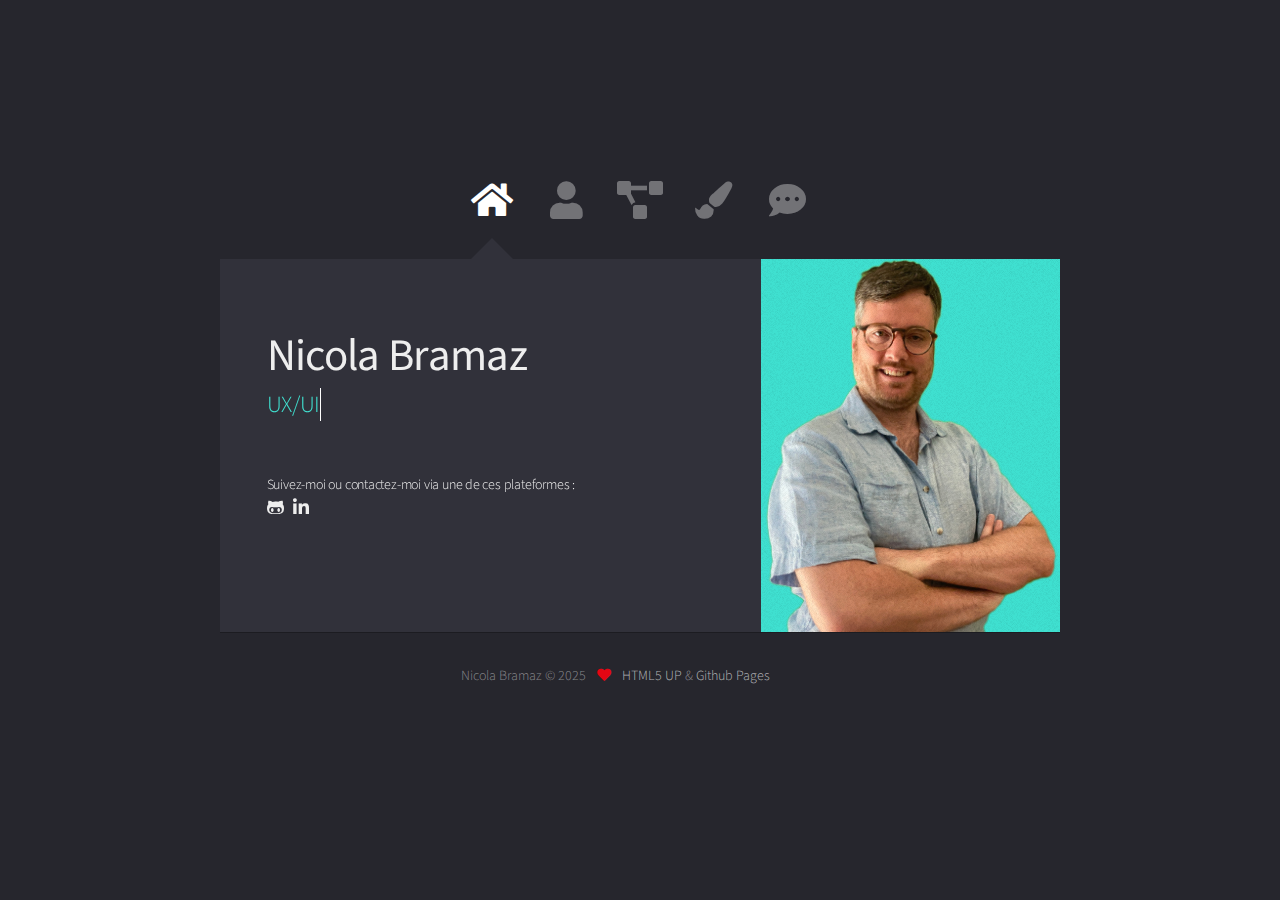
<file: index.html>
<!DOCTYPE HTML>
<html>
	<head>
		<title>Nicola Bramaz</title>
		<meta charset="utf-8" />
		<meta lang="fr">
		<meta name="viewport" content="width=device-width, initial-scale=1, user-scalable=no" />
		<meta name="description" content="Mon petit site présente le profit de Nicola Bramaz pour son parcours professionnel" />
		<meta name="keywords" content="Nicola Bramaz, Sourd, Langue des signes, CV, Emploi, Blog, Professionnel, WebDesigner, Formateur">
		<link rel="stylesheet" href="assets/css/main.css" />
		<link rel="stylesheet" href="assets/css/custom.css" />
		<noscript><link rel="stylesheet" href="assets/css/noscript.css" /></noscript>
	</head>
	<body class="is-preload">

		<!-- Wrapper-->
			<div id="wrapper">

				<!-- Nav -->
					<nav id="nav">
						<a href="#" class="icon solid fa-home"><span>Accueil</span></a>
						<a href="#about" class="icon solid fa-user"><span>Propos</span></a>
						<a href="#career" class="icon solid fa-project-diagram"><span>Carrière</span></a>
						<a href="#portfolio" class="icon solid fa-paint-brush"><span>Portfolio</span></a>
						<a href="#blog" class="icon solid fa-comment-dots"><span>Blog</span></a>
					</nav>

				<!-- Main -->
					<div id="main">

						<!-- Me -->
							<article id="home" class="panel intro">
								<header>
									<h1>Nicola Bramaz</h1>
									<p>
										<a href="" class="typewrite" data-period="2000" data-type='["UX/UI Développeur", "Support SharePoint", "WebDesigner", "Formateur", "Intégrateur web"]'>
							    	<span class="wrap"></span></a>
									</p>
									<p class="socialtext">Suivez-moi ou contactez-moi via une de ces plateformes :</p>
									<ul class="social">
										<li><a href="https://github.com/nicolabramaz" target="_blank"><i class="fab fa-github-alt"></i></a></li>
										<li><a href="https://www.linkedin.com/in/nicola-bramaz/" target="_blank"><i class="fab fa-linkedin-in"></i></a></li>
									</ul>
								</header>
								<a href="#about" class="jumplink pic">
									<img src="assets/images/me.jpg" alt="" />
								</a>
							</article>

						<!-- Work -->
							<article id="about" class="panel">
								<header>
									<h2>Propos de Nicola Bramaz</h2>
								</header>
								<p>Mon intérêt pour le monde de l'informatique a émergé grâce à M. Maurice Mayor, directeur de l’école pour enfants sourds à Lausanne. Un matin, alors que je jouais avec des amis en tant qu'enfant, j'ai remarqué qu'il travaillait souvent avec un ordinateur portable. Curieux, je suis allé voir ce qu'il faisait et lui ai demandé : « C’est quoi ça ? » Il m’a expliqué qu'il s’agissait d’un portable Apple, offrant la possibilité de travailler sur des textes, de jouer à des jeux de stratégie, etc. (un Apple PowerBook 150). Ce fut un véritable coup de foudre pour moi, et ce soir-là, j'ai demandé à mes parents si je pouvais avoir un ordinateur Apple. Bien qu'ils aient refusé, des années plus tard, j'ai finalement pu en obtenir un et ma curiosité pour le domaine d'informatique s'est intensifiée.<br />
								Au fil des ans, j'ai suivi plusieurs formations dans le domaine du web, du design, du montage vidéo, ainsi qu'une formation de formateur, afin de pouvoir transmettre mes connaissances en informatique. En 2018, j’ai poursuivi une année de formation à l’étranger, afin de rendre les cours accessibles en langue des signes et d’obtenir un certificat de WebDesigner. Mon parcours professionnel s’est ensuite poursuivi en Suisse, où j’ai acquis une solide expérience dans le multimédia web en collaborant avec des entreprises interculturelles et des associations.<br />
								Cette expérience m’a permis de perfectionner mes compétences en graphisme web avec Figma, ainsi qu'en montage vidéo et photographie. Toujours animé par une passion constante pour l’apprentissage, je cherche à explorer de nouvelles disciplines pour enrichir mon expertise. Dynamique et engagé, je suis prêt à relever de nouveaux défis professionnels et à mettre mes compétences au service de projets ambitieux.</p>
								<section>
									<h2>Comprétences en résumé</h2>
									<div class="row">
										<div class="col-6 col-12-small">
											<div class="icon">
												<i class="fas fa-pen"></i>
											</div>
											<p><strong>WebDesigner</strong><br />
											Analyser vos objectifs pour votre projet de site et concevoir ensuite le design visuel, en intégrant une approche UX/UI</p>
										</div>
										<div class="col-6 col-12-small">
											<div class="icon">
												<i class="fas fa-code"></i>
											</div>
											<p><strong>Développement</strong><br />
											Développer des sites statiques simplifiés avec HTML & CSS, ainsi que des sites dynamiques sur des plateformes no-code comme WIX.</p>
										</div>
										<div class="col-6 col-12-small">
											<div class="icon">
												<i class="fas fa-code"></i>
											</div>
											<p><strong>Système de gestion de contenu</strong><br />
											Développer des sites dynamiques avec WordPress, incluant la gestion des plugins, ainsi que la maintenance régulière pour assurer la sécurité et la performance du site.</p>
										</div>
										<div class="col-6 col-12-small">
											<div class="icon">
												<i class="fas fa-code"></i>
											</div>
											<p><strong>Accompagnement</strong><br />
											Accompagner le projet en fonction de vos besoins, depuis la phase de préparation, pendant le développement, jusqu'à la mise en production du site.</p>
										</div>
									</div>
								</section>
								<section>
									<h2>Habbies</h2>
									<div class="row">
										<div class="col-20 col-12-small">
											<div class="icon">
												<i class="fas fa-book-reader"></i>
											</div>
											<p><strong>Litterature</strong></p>
										</div>
										<div class="col-20 col-12-small test">
											<div class="icon">
												<i class="fas fa-laptop"></i>
											</div>
											<p><strong>Technologies interactive</strong><br />
										</div>
										<div class="col-20 col-12-small test">
												<div class="icon">
													<i class="fas fa-camera-retro"></i>
												</div>
												<p><strong>Photogaphie</strong></p>
										</div>
										<div class="col-20 col-12-small test">
											<div class="icon">
												<i class="fas fa-leaf"></i>
											</div>
											<p><strong>Activités en plein air</strong></p>
										</div>
										<div class="col-20 col-12-small test">
											<div class="icon">
												<i class="fas fa-globe-europe"></i>
											</div>
											<p><strong>Exploration</strong></p>
										</div>
									</div>
								</section>
							</article>

							<!-- Parcours -->
							<article id="career" class="panel">
								<header>
									<h2>Ma carrière</h2>
								</header>
								<p>
									J'ai bénéficie ma parcours dans la domaine du numérique que j'ai pu apprendre les activités professionnels.
								</p>
								<ul class="timeline">
									<li>
										<div class="direction-r">
											<div class="flag-wrapper">
												<span class="flag">WebDesginer</span>
												<span class="time-wrapper"><span class="time">2024</span></span>
											</div>
											<div class="desc">Je mène des projets de design et développe des sites web en appliquant les exercices proposés par Emploi Lausanne.</div>
										</div>
									</li>
									<li>
										<div class="direction-l">
											<div class="flag-wrapper">
												<span class="flag">UX / UI Développer</span>
												<span class="time-wrapper"><span class="time">2022 - 2023</span></span>
											</div>
											<div class="desc">Je poursuis un travail des projets internes de la banque pour le développement de la visuel aux sites internes de la banque genevoise.</div>
										</div>
									</li>
									<li>
										<div class="direction-r">
											<div class="flag-wrapper">
												<span class="flag">Support SharePoint</span>
												<span class="time-wrapper"><span class="time">2022</span></span>
											</div>
											<div class="desc">Je poursuivais un travail en tant que supporteur de SharePoint pour les collaborateurs de la banque genevoise pour développer les sites de la collaboration d'entreprise.</div>
										</div>
									</li>
									<li>
										<div class="direction-l">
											<div class="flag-wrapper">
												<span class="flag">Adaflow</span>
												<span class="time-wrapper"><span class="time">2021</span></span>
											</div>
											<div class="desc">Je poursuivais la formation qui est organisée par l'association lausannoise <a href="https://powerhouse-lausanne.ch" target="_blank"><em>Powerhouse</em></a> qui propose le programme d'<a href="https://adaflow.ch">Ada:Flow</a> pour l'apprentissage de Wordpress et celle que les logiciels sous le système <a href="https://fr.wikipedia.org/wiki/Software_as_a_service" target="_blank">SAAS</a>.</div>
										</div>
									</li>
									<li>
										<div class="direction-r">
											<div class="flag-wrapper">
												<span class="flag">Apprenti WebDesigner</span>
												<span class="time-wrapper"><span class="time">2018 - 2019</span></span>
											</div>
											<div class="desc">Je poursuivais la formation qui est organsiée par l'entreprise <em>Signes et Formations</em> au Campus Région du Numérique à Lyon avec le stage chez une entreprise 1DLab à Saint-Etienne. J'ai bénéficié un certificat non connu en France et l'attestation <a href="https://www.grandeecolenumerique.fr/" target="_blank">GEN</a>.</div>
										</div>
									</li>
									<li>
										<div class="direction-l">
											<div class="flag-wrapper">
												<span class="flag">Développeur bénévolat</span>
												<span class="time-wrapper"><span class="time">2016 - 2017</span></span>
											</div>
											<div class="desc">Je travaillais pour l'association <em>C'est un signe</em> à Villars-sur-Glâne sur les activités à suivre : les sites sous Wordpress, les sites statiques avec les supplémentaires (Photographie et Vidéaste), et celle que le site de la boutique qui vend actuellement leurs livres liés à la langue des signes et à la culture des sourds en ligne.</div>
										</div>
									</li>
									<li>
										<div class="direction-r">
											<div class="flag-wrapper">
												<span class="flag">Multimédia & Web</span>
												<span class="time-wrapper"><span class="time">2007</span></span>
											</div>
											<div class="desc">Frima Formations à Fribourg est un programme d'emploi temporaire (mesure du marché du travail MMT) réservé aux demandeurs d'emplois inscris auprès d'un ORP. J'ai bénéficié une formation automne qui offre les logiciels ADOBE, la création du site web avec la base de HTML et CSS et celle que CMS Joomla.</div>
										</div>
									</li>
									<li>
										<div class="direction-l">
											<div class="flag-wrapper">
												<span class="flag">Apprenti Formateur</span>
												<span class="time-wrapper"><span class="time">2017</span></span>
											</div>
											<div class="desc">Je poursuivais la formation pour devenir un Formateur des adultes FSEA FFA BF-M1 par Flying Teachers à Zurich est l'enseignement spécialisé des langues qui propose des cours de langue ainsi que des formations du formateur ou enseignant.</div>
										</div>
									</li>
									<li>
										<div class="direction-r">
											<div class="flag-wrapper">
												<span class="flag">Intégrateur Web</span>
												<span class="time-wrapper"><span class="time">2014 - 2016</span></span>
											</div>
											<div class="desc">J'ai travaillé dans une entreprise fribourgoise qui est spécialisée dans la création de sites internet TYPO3 et dans le référencement. Mon but d'accompagnement de la création du site sous TYPO3 et construire le site statique.</div>
										</div>
									</li>
									<li>
										<div class="direction-l">
											<div class="flag-wrapper">
												<span class="flag">Webmaster</span>
												<span class="time-wrapper"><span class="time">2010-2011</span></span>
											</div>
											<div class="desc">J'ai travaillé pour un freelance valaisan qui est un objectif de captiver vos internautes avec la beauté du graphisme et la pertinence d'une communication ciblée avec les projets réalisées du graphisme en impression poru aux clients et les créations du site sous Joomla pour aux clients.</div>
										</div>
									</li>
									<li>
										<div class="direction-r">
											<div class="flag-wrapper">
												<span class="flag">Éditeur video</span>
												<span class="time-wrapper"><span class="time">2009</span></span>
											</div>
											<div class="desc">J'ai participé la formation par l'ancienne association VIDEO SOURDS ROMANDS qui n'existe plus aujourd'hui. Il était reconnu par la RTS - Radio télévision suisse. Après cette formation, je me rejoignais l'équipe pour la production du tournage et le montage vidéo.</div>
										</div>
									</li>
								</ul>
							</article>

							<!-- Work -->
							<article id="portfolio" class="panel">
								<header>
									<h2>Portfolio</h2>
								</header>
								<p>Découvrez mes projets en cliquant sur l'une des images. Chaque clic vous redirigera automatiquement vers la page dédiée au projet correspondant.</p>
								<section>
									<div class="row">
										<div class="col-4 col-6-medium col-12-small click">
											<a href="projects/2024-Portfolio5D.html" class="image fit">
												<img src="assets/images/2025-Postfolio5D.jpg" alt="Mega Social Foundation" />
												<div class="overlay">
													<p>Portfolio d'Emploi Lausanne</p>
												</div>
											</a>
										</div>
										<div class="col-4 col-6-medium col-12-small click">
											<a href="projects/2021-10-11-Mega-Social-Foundation.html" class="image fit">
												<img src="assets/images/2021-10-11-Mega-Social-Foundation-small.jpg" alt="Mega Social Foundation" />
												<div class="overlay">
													<p>Mega Social Foundation</p>
												</div>
											</a>
										</div>
										<div class="col-4 col-6-medium col-12-small click">
											<a href="projects/2017-07-20-n23devch.html" class="image fit">
												<img src="assets/images/2017-SiteN23dev.jpg" alt="Ancien site de Nicola Bramaz" />
												<div class="overlay">
													<p>Ancien site de N23dev par Nicola Bramaz</p>
												</div>
											</a>
										</div>
										<div class="col-4 col-6-medium col-12-small">
											<a href="projects/2017-07-20-n23ch.html" class="image fit">
												<img src="assets/images/2017-BlogN23.jpg" alt="Ancien blog de Nicola Bramaz" />
												<div class="overlay">
													<p>Ancien blog de N23 par Nicola Bramaz</p>
												</div>
											</a>
										</div>
										<div class="col-4 col-6-medium col-12-small">
											<a href="projects/2017-07-20-cestunsignech.html" class="image fit"><img src="assets/images/2016-CUS-Site.jpg" alt="Site de l'association C'est un signe" />
												<div class="overlay">
													<p>Site principal de l’association C’est un signe</p>
												</div>
											</a>
										</div>
										<div class="col-4 col-6-medium col-12-small">
											<a href="projects/2017-07-20-cestunsignech-shop.html" class="image fit">
												<img src="assets/images/2016-CUS-Shopsite.jpg" alt="Site du vente de l'association C'est un signe" />
												<div class="overlay">
													<p>Site du vente de l’association C’est un signe</p>
												</div>
											</a>
										</div>
										<div class="col-4 col-6-medium col-12-small">
											<a href="projects/2017-07-20-cestunsignech-settable.html" class="image fit">
												<img src="assets/images/2017-CUS-setdetable.jpg" alt="Set de table, pour le donate de l'association C'est un signe" />
												<div class="overlay">
													<p>Set de table de l’association C’est un signe</p>
												</div>
											</a>
										</div>
										<div class="col-4 col-6-medium col-12-small">
											<a href="projects/2017-07-20-cestunsignech-carteduvisite.html" class="image fit">
												<img src="assets/images/2017-CUS-Carteduvisite.jpg" alt="Carte de visite, pour l'association C'est un signe" />
												<div class="overlay">
													<p>Carte de visite pour l’association C’est un signe</p>
												</div>
											</a>
										</div>
										<div class="col-4 col-6-medium col-12-small">
											<a href="projects/2017-07-20-cestunsignech-banderole.html" class="image fit">
												<img src="assets/images/2016-CUS-Banderole.jpg" alt="Banderole, pour l'association C'est un signe">
												<div class="overlay">
													<p>Banderole pour l’association C’est un signe</p>
												</div>
											</a>
										</div>
										<div class="col-4 col-6-medium col-12-small">
											<a href="projects/2017-07-20-cestunsignech-livre-nicola.html" class="image fit">
												<img src="assets/images/2017-CUS-livrecestunsignech.jpg" alt="Site pour Le livre Nicola" />
												<div class="overlay">
													<p>Site du livre Nicola</p>
												</div>
											</a>
										</div>
										<div class="col-4 col-6-medium col-12-small">
											<a href="projects/2017-07-20-cestunsignech-livre-nicola-photo.html" class="image fit">
												<img src="assets/images/2017-CUS-Photographie-LivreNicola.jpg" alt="Photographie par Nicola Bramaz pour le livre Nicola">
												<div class="overlay">
													<p>Photographie du livre Nicola</p>
												</div>
											</a>
										</div>
									</div>
								</section>
							</article>

						<!-- Blog -->
						<article id="blog" class="panel">
							<header>
								<h2>Derniers articles</h2>
							</header>
							<section>
								<div class="row">
									<div class="col-4 col-6-medium col-12-small">
										<div class="thumbnail">
											<a href="articles/2019-09-09-experence-formation-etranger.html" class="image fit"><img src="assets/images/2019-09-09-experence-formation-etranger.jpg" alt="Formation à l'étranger"></a>
											<div class="caption">
												<div class="date">9 septembre 2019</div>
												<h3>Mon expérence de la formation à l'étranger</h3>
												<p>Ce métier de WebDesigner est à la fois positif et négatif du point de vue des sourds et les malentendants. Je commence par un point positif.</p>
												<a href="articles/2019-09-09-experence-formation-etranger.html" class="button" role="button">Lire la suite</a>
											</div>
										</div>
									</div>
									<div class="col-4 col-6-medium col-12-small">
										<div class="thumbnail">
											<a href="articles/2017-03-28-Parle-moi-de-ta-cause.html" class="image fit"><img src="assets/images/2017-03-28-masurditécestmoi-NicolaMelodi.jpg" alt="Ma surdité et moi"></a>
											<div class="caption">
												<div class="date">28 mars 2017</div>
												<h3>Parle-moi de ta cause!</h3>
												<p>Nicola Bramaz, sourd de naissance, est vice-président de l’association fribourgeoise C’est un signe. Celle-ci promeut l’échange entre sourds et entendants…</p>
												<a href="articles/2017-03-28-Parle-moi-de-ta-cause.html" class="button" role="button">Lire la suite</a>
											</div>
										</div>
									</div>
									<div class="col-4 col-6-medium col-12-small">
										<div class="thumbnail">
											<a href="articles/2014-09-5-Fribourg-une-ville-accessible-a-tous.html" class="image fit"><img src="assets/images/2014-09-05-TemoinLaLiberte.jpg" alt="Photo de Nicola Bramaz"></a>
											<div class="caption">
												<div class="date">5 septembre 2014</div>
												<h3>Fribourg, une ville accessible à tous?</h3>
												<p>Nicola Bramaz, 27 ans, technicien en informatique et sourd «Pour les personnes sourdes, c’est la communication qui est délicate.</p>
												<a href="articles/2014-09-5-Fribourg-une-ville-accessible-a-tous.html" class="button" role="button">Lire la suite</a>
											</div>
										</div>
									</div>
								</div>
							</section>
						</article>
					</div>

				<!-- Footer -->
					<div id="footer">
						<ul class="copyright">
							<li>Nicola Bramaz &copy; 2025</li>
							<li><span class="heartbeat"><i class="fas fa-heart"></i></span></li>
							<li><a href="http://html5up.net">HTML5 UP</a> & <a href="https://pages.github.com/" target="_blank">Github Pages</a></li></li>
						</ul>
					</div>
			</div>

		<!-- Scripts -->
			<script src="assets/js/jquery.min.js"></script>
			<script src="assets/js/browser.min.js"></script>
			<script src="assets/js/breakpoints.min.js"></script>
			<script src="assets/js/util.js"></script>
			<script src="assets/js/main.js"></script>
	</body>
</html>
</file>
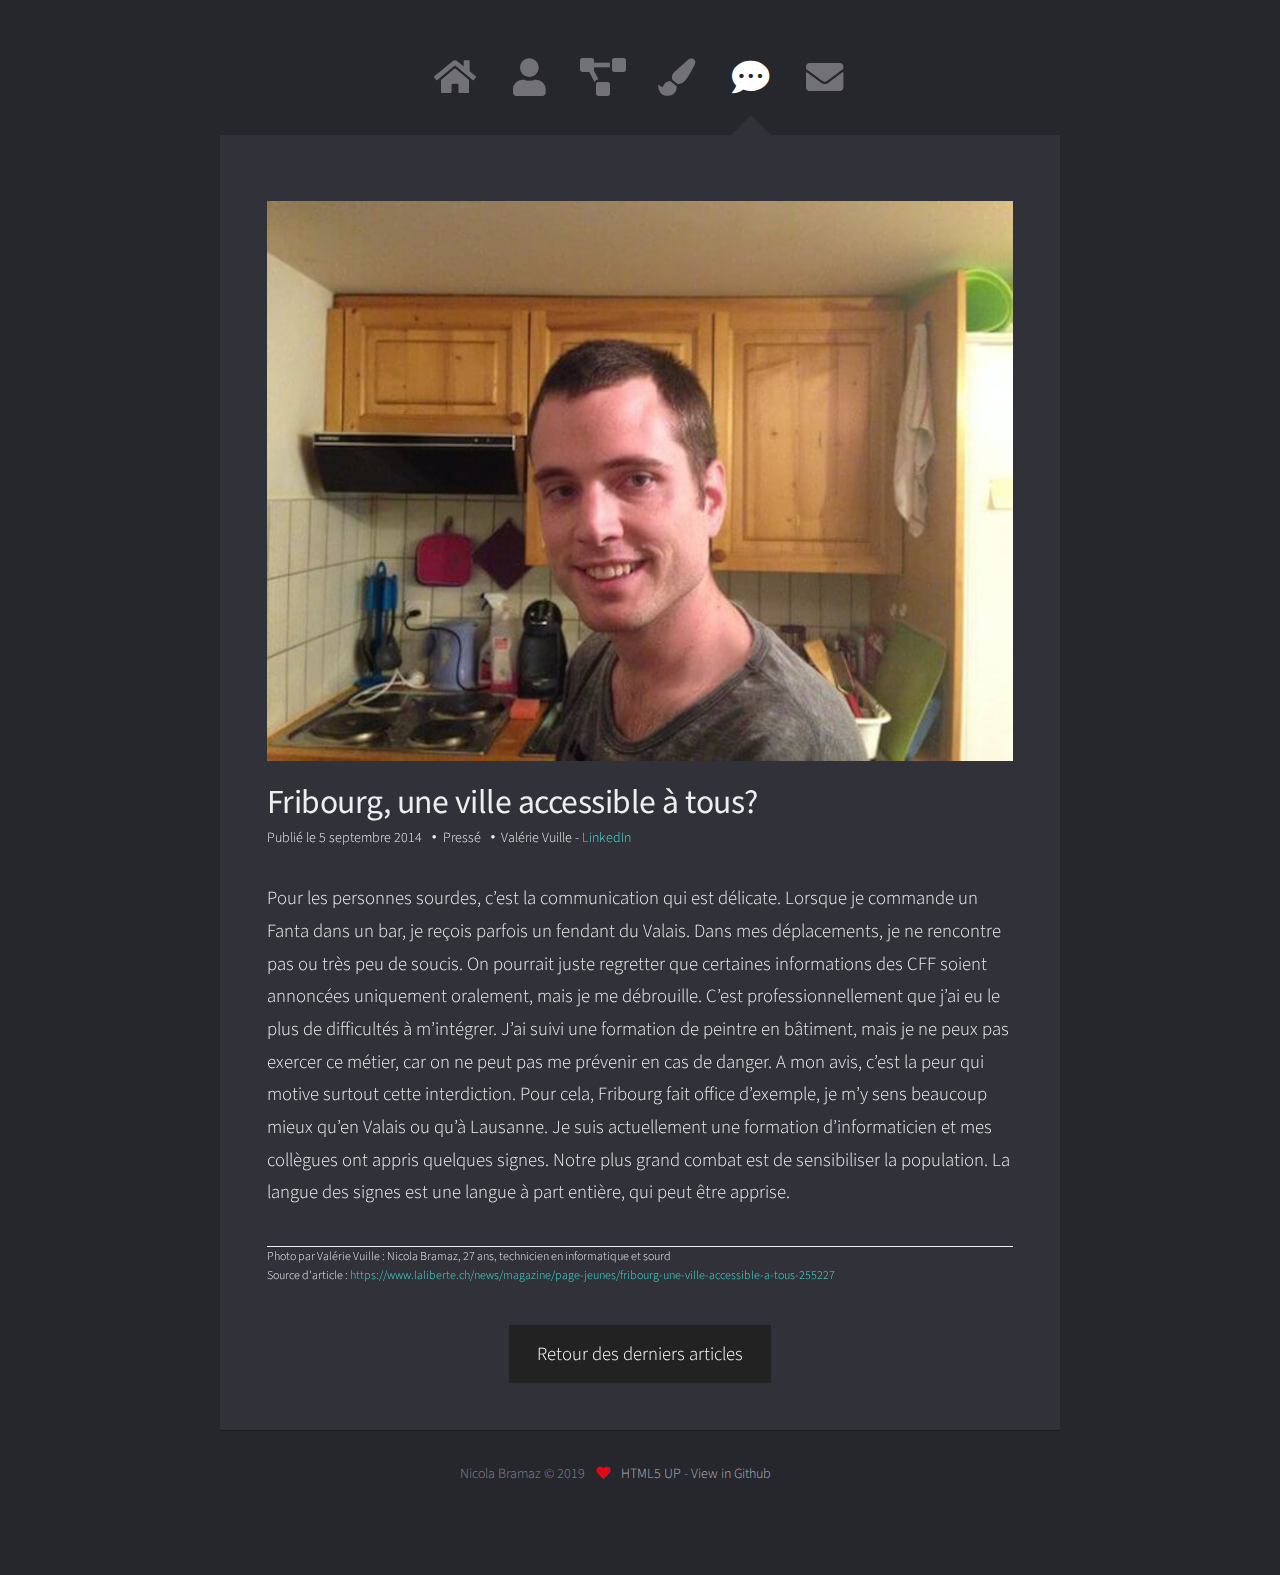
<file: articles/2014-09-5-Fribourg-une-ville-accessible-a-tous.html>
<!DOCTYPE HTML>
<html>
	<head>
		<title>Nicola Bramaz - Blog : </title>
		<meta charset="utf-8" />
		<meta lang="fr">
		<meta name="viewport" content="width=device-width, initial-scale=1, user-scalable=no" />
		<meta name="author" content="Nicola Bramaz">
		<meta name="description" content="Pour les personnes sourdes, c’est la communication qui est délicate. Lorsque je commande un Fanta dans un bar, je reçois parfois un fendant du Valais." />
		<meta name="keywords" content="Nicola Bramaz, sourd, langue des signes, chomage, emploi, professionnel, accessible" />
		<link rel="stylesheet" href="../assets/css/main.css" />
		<link rel="stylesheet" href="../assets/css/custom.css" />
		<noscript><link rel="stylesheet" href="../assets/css/noscript.css" /></noscript>
	</head>
	<body class="is-preload">

		<!-- Wrapper-->
			<div id="wrapper">

				<!-- Nav -->
					<nav id="nav">
						<a href="../index.html" class="icon solid fa-home inactive"><span>Accueil</span></a>
						<a href="../index.html#about" class="icon solid fa-user"><span>Propos</span></a>
						<a href="../index.html#career" class="icon solid fa-project-diagram"><span>Carrière</span></a>
						<a href="../index.html#portfolio" class="icon solid fa-paint-brush"><span>Portfolio</span></a>
						<a href="../index.html#blog" class="icon solid fa-comment-dots active"><span>Blog</span></a>
						<a href="../index.html#contact" class="icon solid fa-envelope"><span>Contact</span></a>
					</nav>

				<!-- Main -->
					<div id="main">
						<article id="blog" class="panel">
							<header>
								<img src="images/2014-09-05-TemoinLaLiberte.jpg" alt="Témoin : Nicola Bramaz" />
								<h2>Fribourg, une ville accessible à tous?</h2>
								<div class="blog-detail">
									<span class="date">Publié le 5 septembre 2014</span>
									<span class="tag">Pressé</span>
									<span class="author">Valérie Vuille - <a href="https://www.linkedin.com/in/valerievuille/" target="_blank">LinkedIn</a></span>
								</div>
							</header>
							<p>Pour les personnes sourdes, c’est la communication qui est délicate. Lorsque je commande un Fanta dans un bar, je reçois parfois un fendant du Valais. Dans mes déplacements, je ne rencontre pas ou très peu de soucis. On pourrait juste regretter que certaines informations des CFF soient annoncées uniquement oralement, mais je me débrouille. C’est professionnellement que j’ai eu le plus de difficultés à m’intégrer. J’ai suivi une formation de peintre en bâtiment, mais je ne peux pas exercer ce métier, car on ne peut pas me prévenir en cas de danger. A mon avis, c’est la peur qui motive surtout cette interdiction. Pour cela, Fribourg fait office d’exemple, je m’y sens beaucoup mieux qu’en Valais ou qu’à Lausanne. Je suis actuellement une formation d’informaticien et mes collègues ont appris quelques signes. Notre plus grand combat est de sensibiliser la population. La langue des signes est une langue à part entière, qui peut être apprise.</p>
							<p class="sources">
								Photo par Valérie Vuille : Nicola Bramaz, 27 ans, technicien en informatique et sourd<br />
								Source d'article : <a href="https://www.laliberte.ch/news/magazine/page-jeunes/fribourg-une-ville-accessible-a-tous-255227" target="_blank">https://www.laliberte.ch/news/magazine/page-jeunes/fribourg-une-ville-accessible-a-tous-255227</a>
							</p>
							<div class="return">
								<a href="../index.html#blog" class="button" role="button">Retour des derniers articles</a>
							</div>
						</article>
					</div>
					<div id="footer">
						<ul class="copyright">
							<li>Nicola Bramaz &copy; 2019</li>
							<li><span class="heartbeat"><i class="fas fa-heart"></i></span></li>
							<li><a href="http://html5up.net">HTML5 UP</a> - <a href="" target="_blank"> View in Github</a></li></li>
						</ul>
					</div>
			</div>
			<script src="../assets/js/jquery.min.js"></script>
			<script src="../assets/js/browser.min.js"></script>
			<script src="../assets/js/breakpoints.min.js"></script>
			<script src="../assets/js/util.js"></script>
			<script src="../assets/js/main.js"></script>

	</body>
</html>
</file>
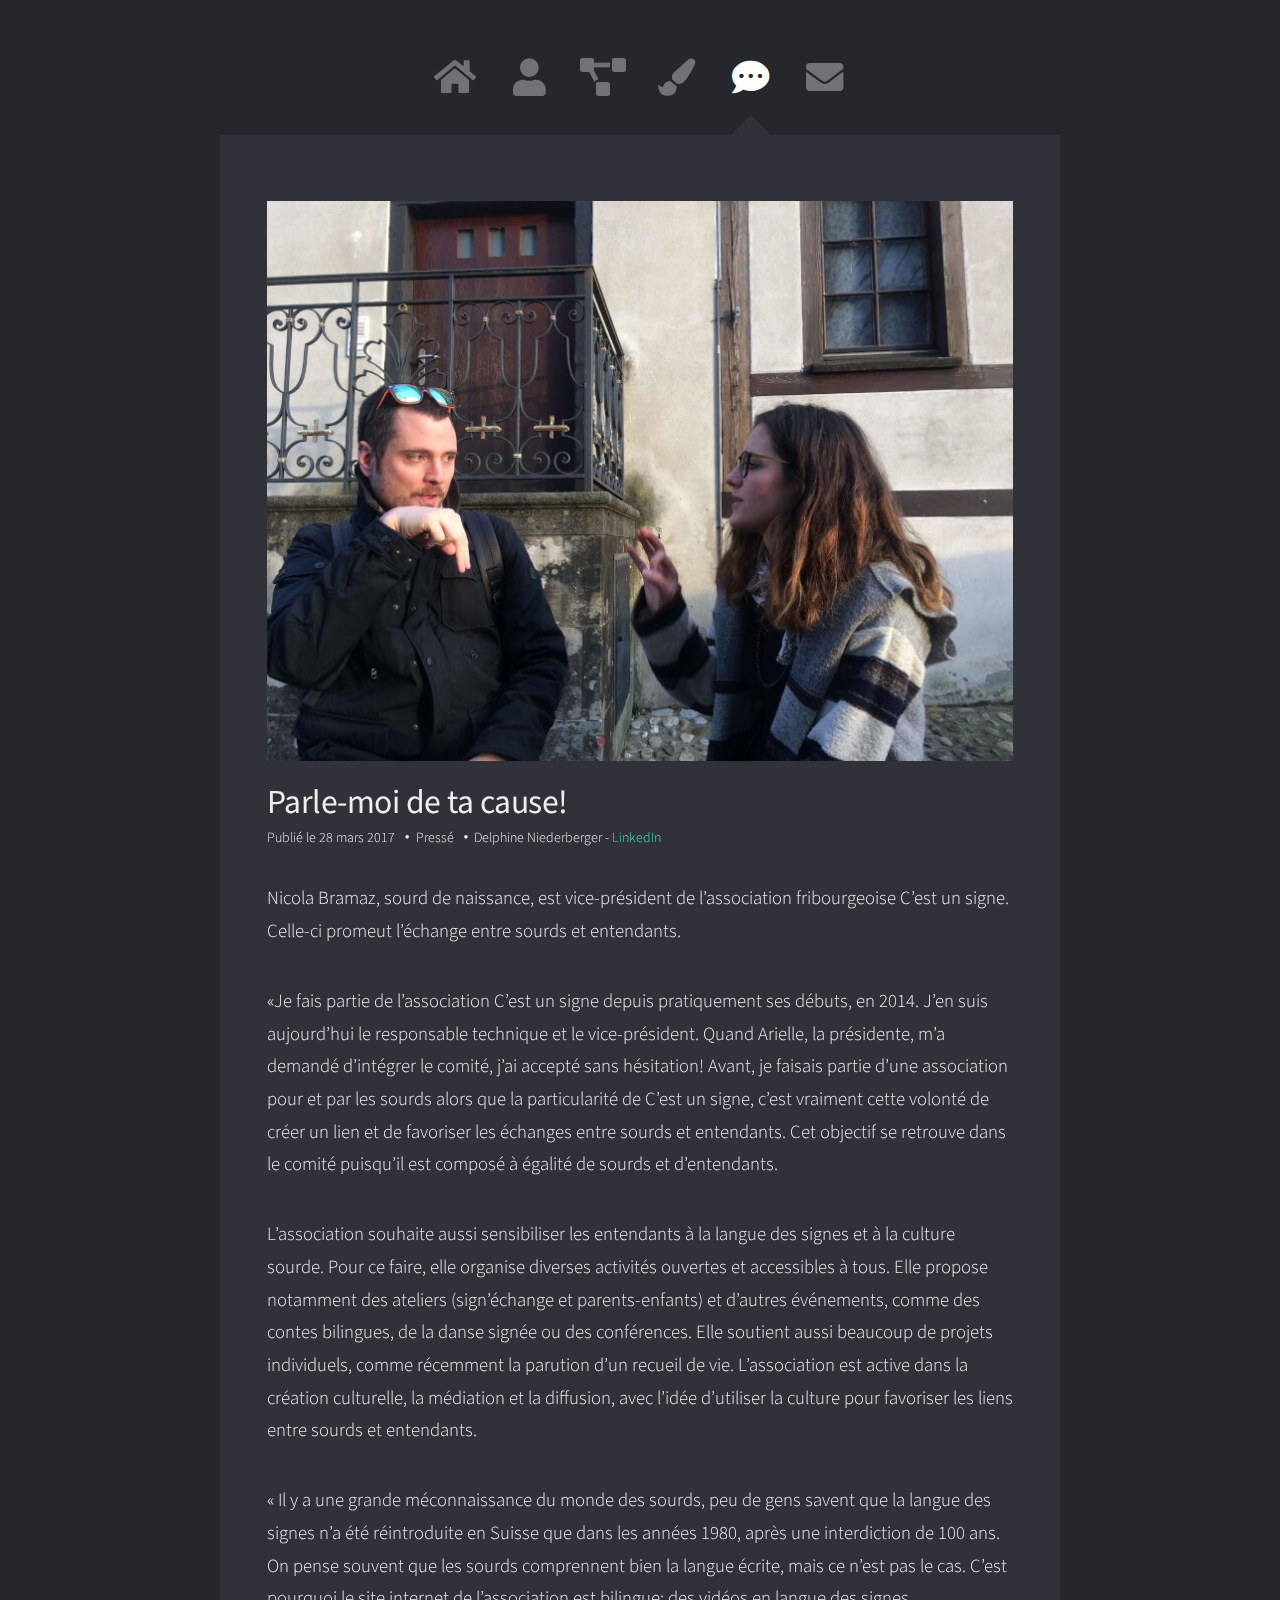
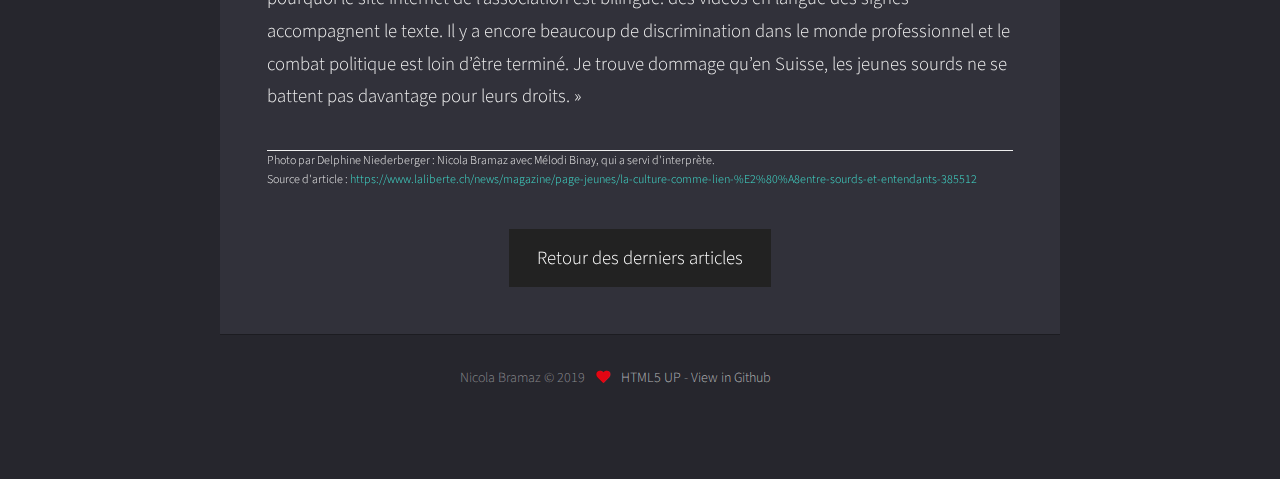
<file: articles/2017-03-28-Parle-moi-de-ta-cause.html>
<!DOCTYPE HTML>
<html>
	<head>
		<title>Nicola Bramaz - Blog : </title>
		<meta charset="utf-8" />
		<meta lang="fr">
		<meta name="viewport" content="width=device-width, initial-scale=1, user-scalable=no" />
		<meta name="author" content="Nicola Bramaz">
		<meta name="description" content="Nicola Bramaz, sourd de naissance, est vice-président de l’association fribourgeoise C’est un signe. Celle-ci promeut l’échange entre sourds et entendants." />
		<meta name="keywords" content="Nicola Bramaz, Assoication, C'est un signe, Langue des signes">
		<link rel="stylesheet" href="../assets/css/main.css" />
		<link rel="stylesheet" href="../assets/css/custom.css" />
		<noscript><link rel="stylesheet" href="../assets/css/noscript.css" /></noscript>
	</head>
	<body class="is-preload">

		<!-- Wrapper-->
			<div id="wrapper">

				<!-- Nav -->
					<nav id="nav">
						<a href="../index.html" class="icon solid fa-home inactive"><span>Accueil</span></a>
						<a href="../index.html#about" class="icon solid fa-user"><span>Propos</span></a>
						<a href="../index.html#career" class="icon solid fa-project-diagram"><span>Carrière</span></a>
						<a href="../index.html#portfolio" class="icon solid fa-paint-brush"><span>Portfolio</span></a>
						<a href="../index.html#blog" class="icon solid fa-comment-dots active"><span>Blog</span></a>
						<a href="../index.html#contact" class="icon solid fa-envelope"><span>Contact</span></a>
					</nav>

				<!-- Main -->
					<div id="main">
						<article id="blog" class="panel">
							<header>
								<img src="images/2017-03-28-masurditécestmoi-NicolaMelodi.jpg" alt="Nicola et Melodi" />
								<h2>Parle-moi de ta cause!</h2>
								<div class="blog-detail">
									<span class="date">Publié le 28 mars 2017</span>
									<span class="tag">Pressé</span>
									<span class="author">Delphine Niederberger - <a href="https://www.linkedin.com/in/delphineniederberger/" target="_blank">LinkedIn</a></span>
								</div>
							</header>
							<p>Nicola Bramaz, sourd de naissance, est vice-président de l’association fribourgeoise C’est un signe. Celle-ci promeut l’échange entre sourds et entendants.</p>
							<p>«Je fais partie de l’association C’est un signe depuis pratiquement ses débuts, en 2014. J’en suis aujourd’hui le responsable technique et le vice-président. Quand Arielle, la présidente, m’a demandé d’intégrer le comité, j’ai accepté sans hésitation! Avant, je faisais partie d’une association pour et par les sourds alors que la particularité de C’est un signe, c’est vraiment cette volonté de créer un lien et de favoriser les échanges entre sourds et entendants. Cet objectif se retrouve dans le comité puisqu’il est composé à égalité de sourds et d’entendants.</p>
							<p>L’association souhaite aussi sensibiliser les entendants à la langue des signes et à la culture sourde. Pour ce faire, elle organise diverses activités ouvertes et accessibles à tous. Elle propose notamment des ateliers (sign’échange et parents-enfants) et d’autres événements, comme des contes bilingues, de la danse signée ou des conférences. Elle soutient aussi beaucoup de projets individuels, comme récemment la parution d’un recueil de vie. L’association est active dans la création culturelle, la médiation et la diffusion, avec l’idée d’utiliser la culture pour favoriser les liens entre sourds et entendants.</p>
							<p>« Il y a une grande méconnaissance du monde des sourds, peu de gens savent que la langue des signes n’a été réintroduite en Suisse que dans les années 1980, après une interdiction de 100 ans. On pense souvent que les sourds comprennent bien la langue écrite, mais ce n’est pas le cas. C’est pourquoi le site internet de l’association est bilingue: des vidéos en langue des signes accompagnent le texte. Il y a encore beaucoup de discrimination dans le monde professionnel et le combat politique est loin d’être terminé. Je trouve dommage qu’en Suisse, les jeunes sourds ne se battent pas davantage pour leurs droits. »</p>
							
							<p class="sources">
								Photo par Delphine Niederberger : Nicola Bramaz avec Mélodi Binay, qui a servi d'interprète.<br />
								Source d'article : <a href="https://www.laliberte.ch/news/magazine/page-jeunes/la-culture-comme-lien-%E2%80%A8entre-sourds-et-entendants-385512" target="_blank">https://www.laliberte.ch/news/magazine/page-jeunes/la-culture-comme-lien-%E2%80%A8entre-sourds-et-entendants-385512</a>
							</p>
							<div class="return">
								<a href="../index.html#blog" class="button" role="button">Retour des derniers articles</a>
							</div>
						</article>
					</div>
					<div id="footer">
						<ul class="copyright">
							<li>Nicola Bramaz &copy; 2019</li>
							<li><span class="heartbeat"><i class="fas fa-heart"></i></span></li>
							<li><a href="http://html5up.net">HTML5 UP</a> - <a href="" target="_blank"> View in Github</a></li></li>
						</ul>
					</div>
			</div>
			<script src="../assets/js/jquery.min.js"></script>
			<script src="../assets/js/browser.min.js"></script>
			<script src="../assets/js/breakpoints.min.js"></script>
			<script src="../assets/js/util.js"></script>
			<script src="../assets/js/main.js"></script>

	</body>
</html>
</file>
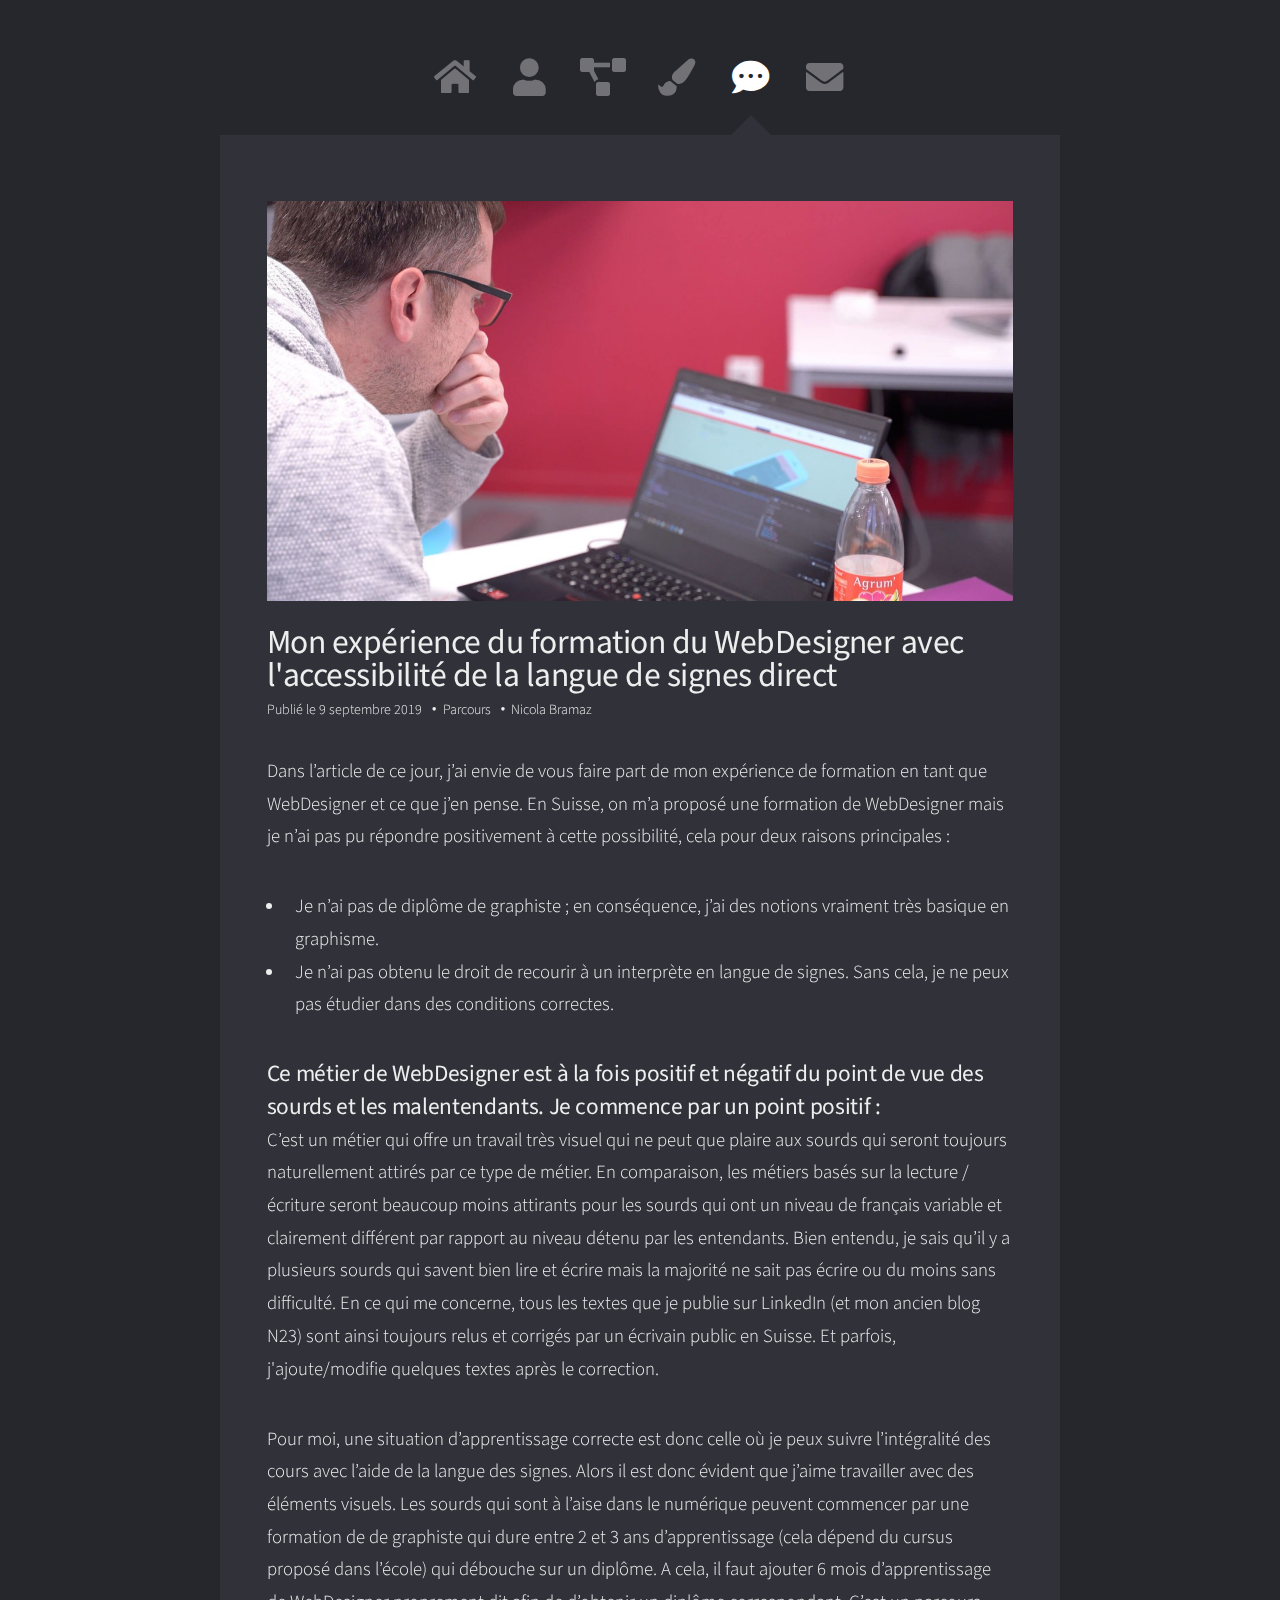
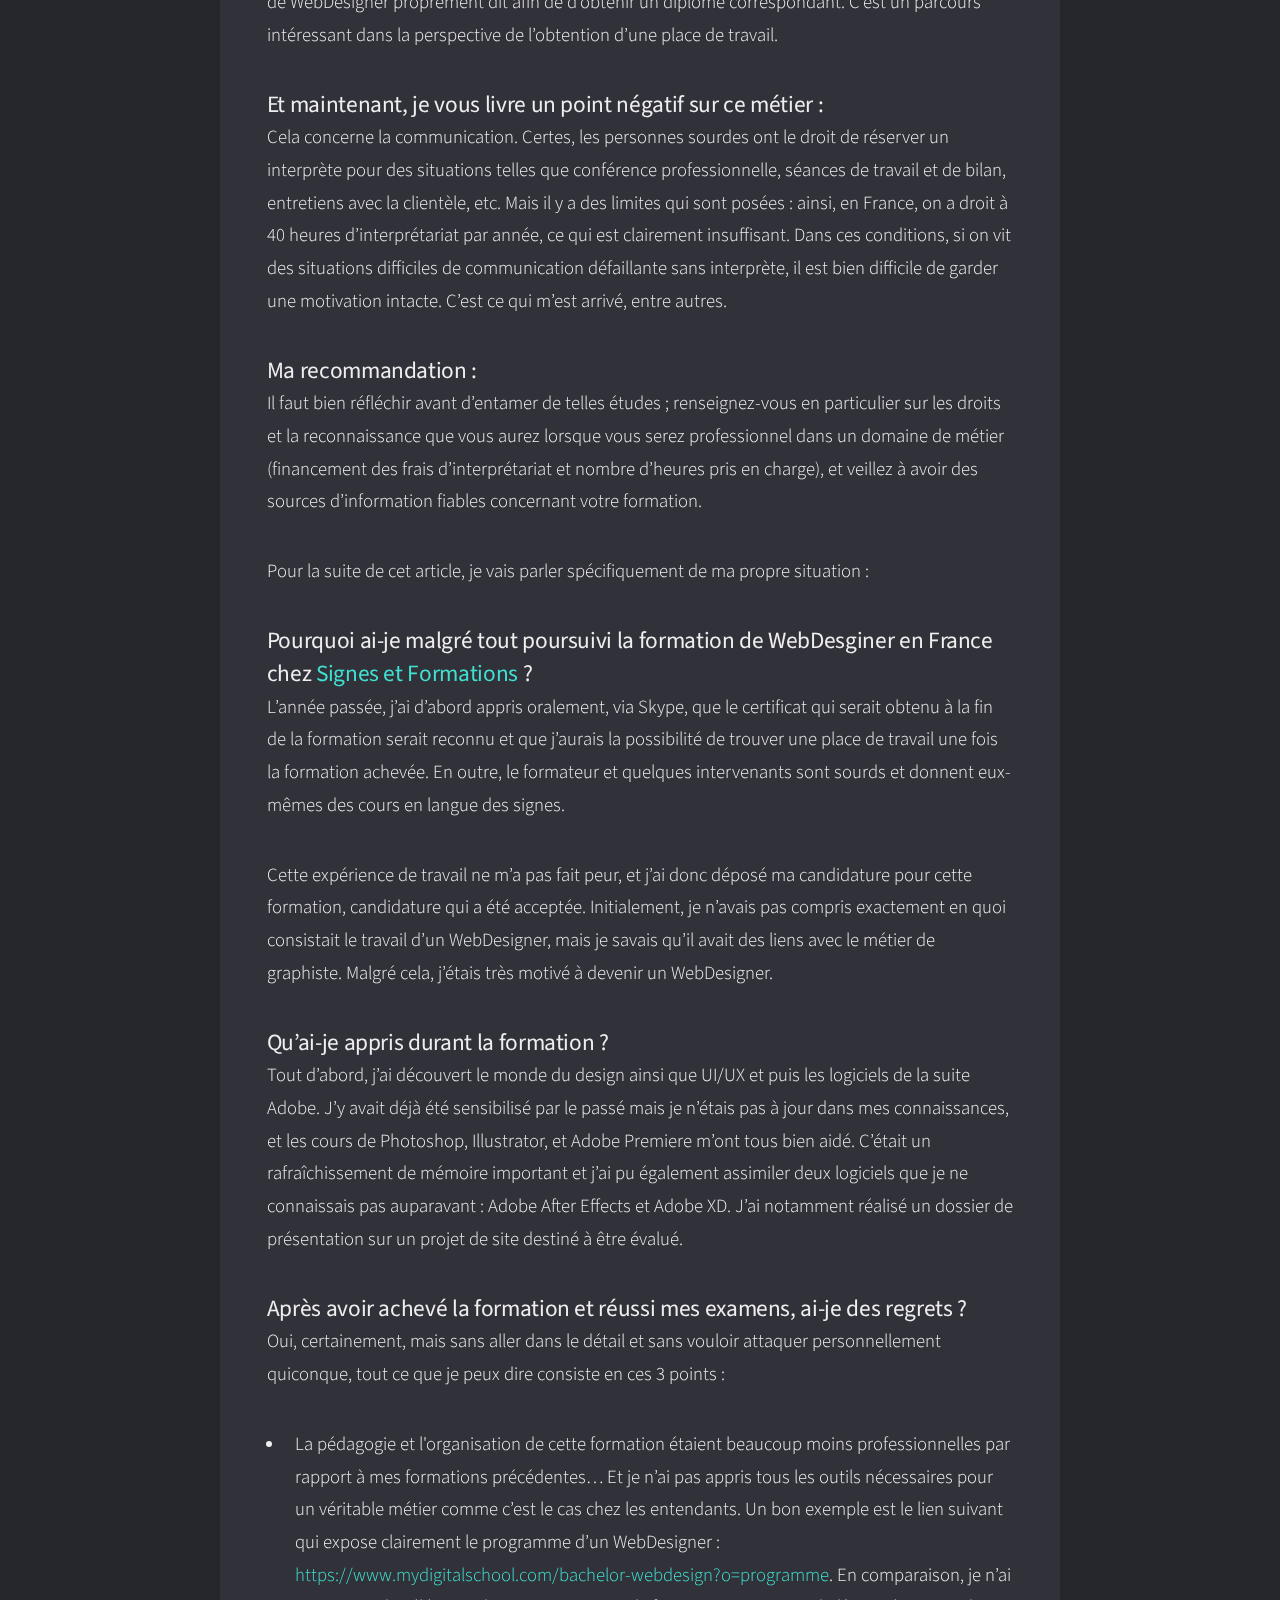
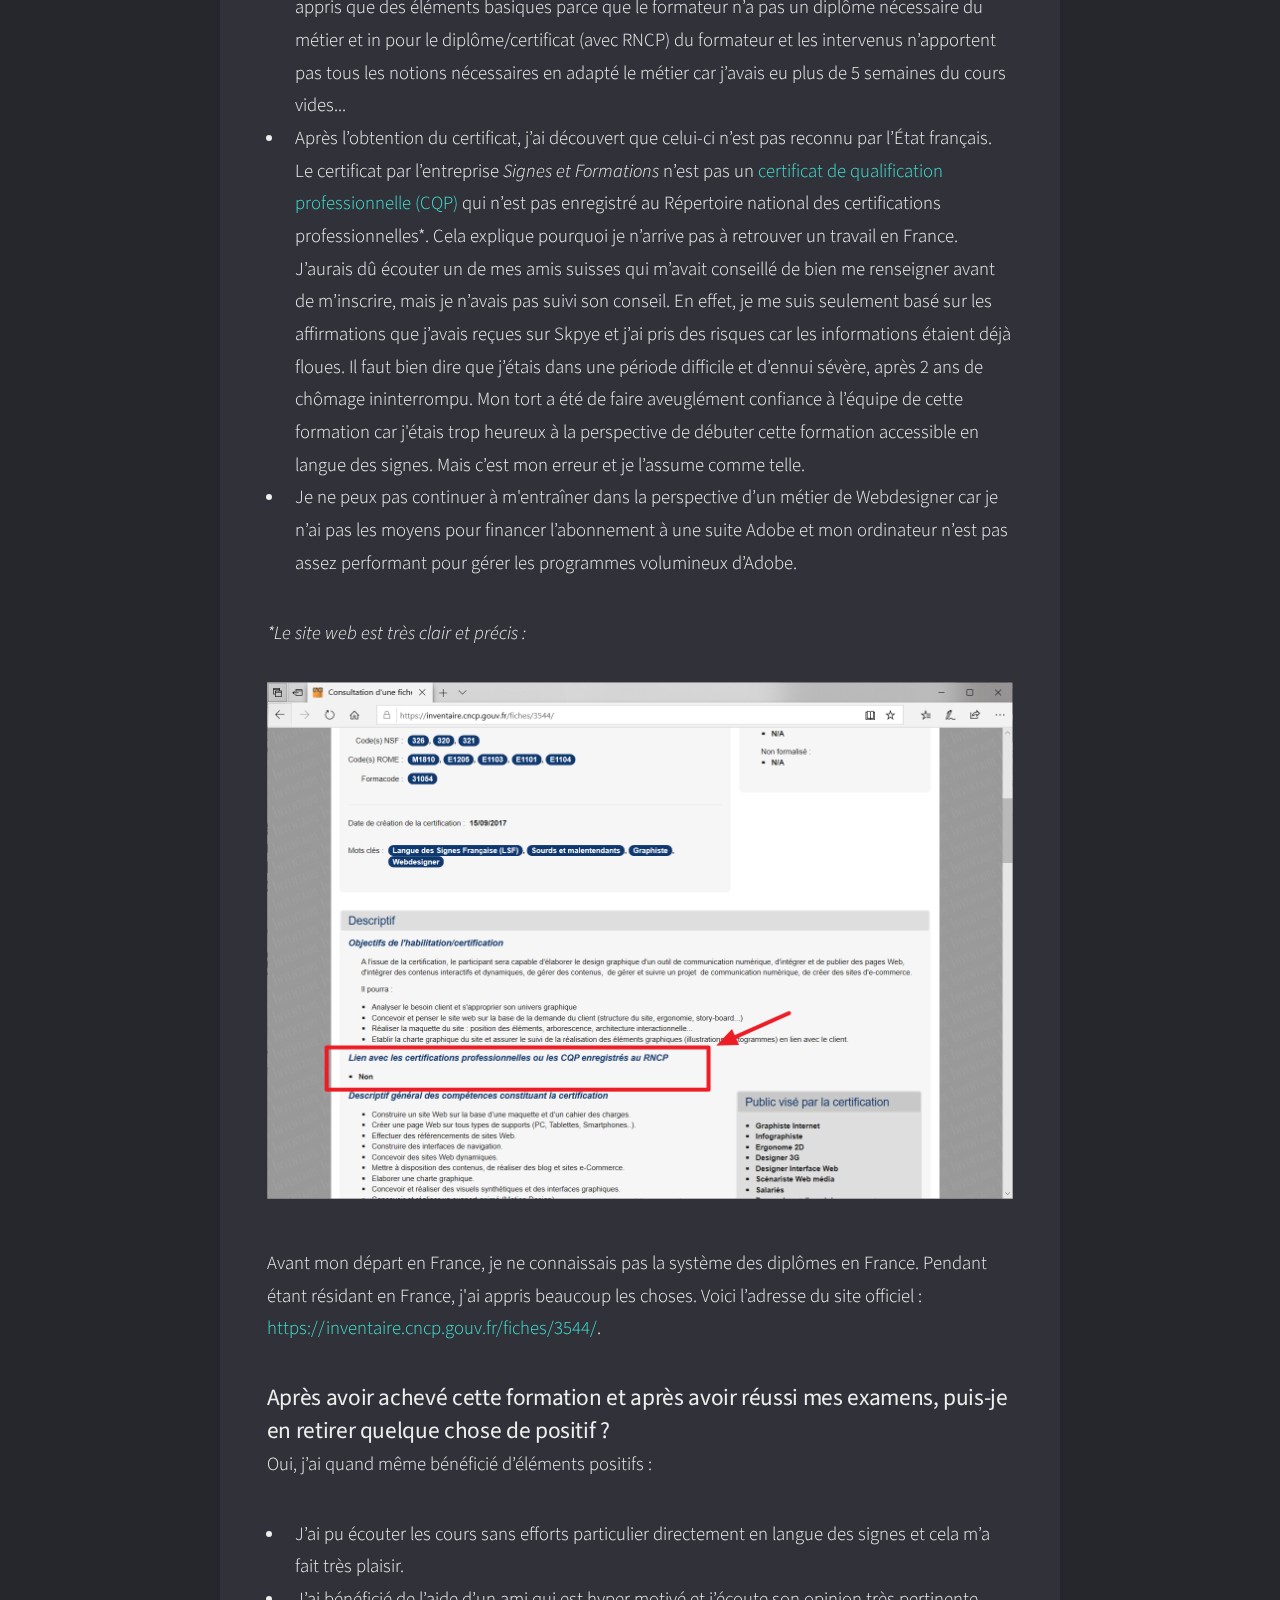
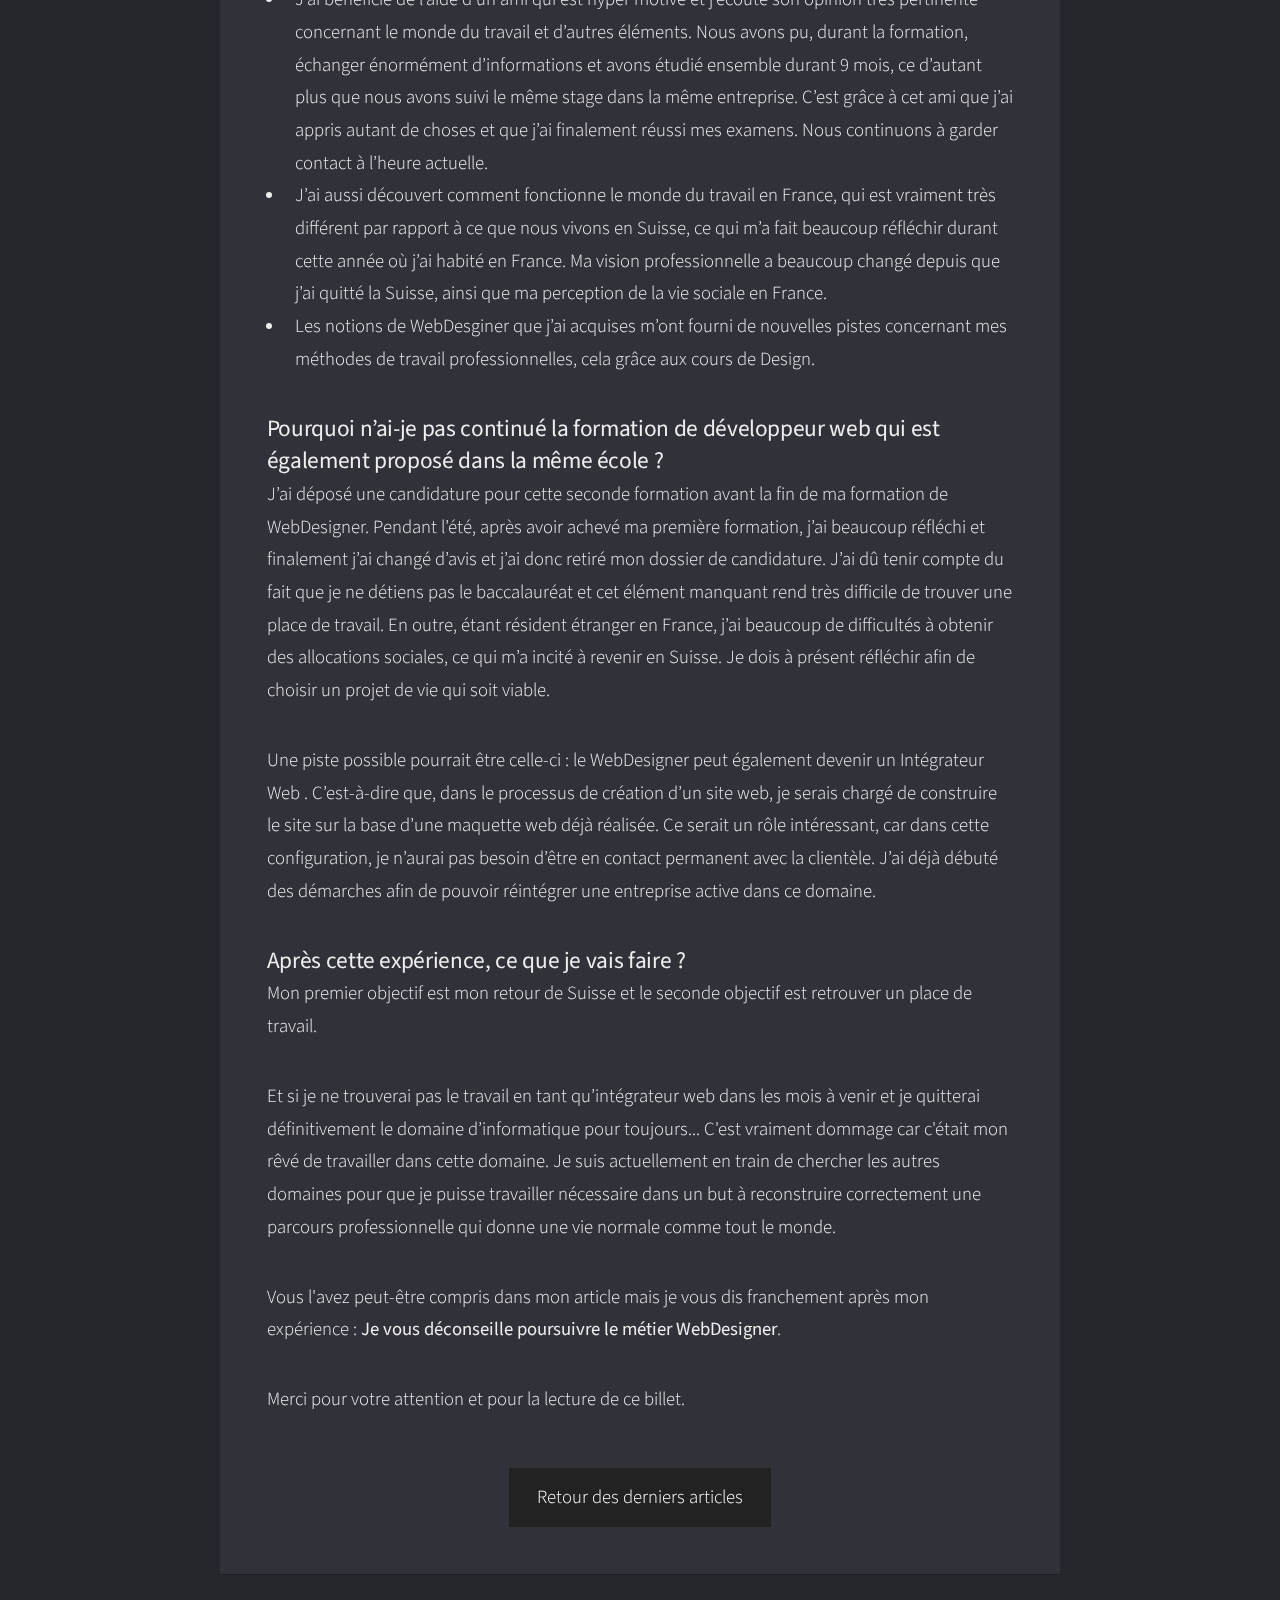
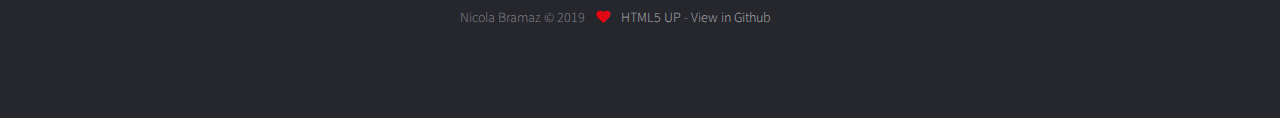
<file: articles/2019-09-09-experence-formation-etranger.html>
<!DOCTYPE HTML>
<html>
	<head>
		<title>Nicola Bramaz - Blog : </title>
		<meta charset="utf-8" />
		<meta lang="fr">
		<meta name="viewport" content="width=device-width, initial-scale=1, user-scalable=no" />
		<meta name="author" content="Nicola Bramaz">
		<meta name="description" content="Nicola Bramaz, sourd de naissance, est vice-président de l’association fribourgeoise C’est un signe. Celle-ci promeut l’échange entre sourds et entendants." />
		<meta name="keywords" content="Nicola Bramaz, Assoication, C'est un signe, Langue des signes">
		<link rel="stylesheet" href="../assets/css/main.css" />
		<link rel="stylesheet" href="../assets/css/custom.css" />
		<noscript><link rel="stylesheet" href="../assets/css/noscript.css" /></noscript>
	</head>
	<body class="is-preload">

		<!-- Wrapper-->
			<div id="wrapper">

				<!-- Nav -->
					<nav id="nav">
						<a href="../index.html" class="icon solid fa-home inactive"><span>Accueil</span></a>
						<a href="../index.html#about" class="icon solid fa-user"><span>Propos</span></a>
						<a href="../index.html#career" class="icon solid fa-project-diagram"><span>Carrière</span></a>
						<a href="../index.html#portfolio" class="icon solid fa-paint-brush"><span>Portfolio</span></a>
						<a href="../index.html#blog" class="icon solid fa-comment-dots active"><span>Blog</span></a>
						<a href="../index.html#contact" class="icon solid fa-envelope"><span>Contact</span></a>
					</nav>

				<!-- Main -->
					<div id="main">
						<article id="blog" class="panel">
							<header>
								<img src="images/2019-09-09-experence-formation-etranger.jpg" alt="Campus Région du Numérique à Lyon" />
								<h2>Mon expérience du formation du WebDesigner avec l'accessibilité de la langue de signes direct</h2>
								<div class="blog-detail">
									<span class="date">Publié le 9 septembre 2019</span>
									<span class="tag">Parcours</span>
									<span class="author">Nicola Bramaz</span>
								</div>
							</header>
							<p>Dans l’article de ce jour, j’ai envie de vous faire part de mon expérience de formation en tant que WebDesigner et ce que j’en pense. En Suisse, on m’a proposé une formation de WebDesigner mais je n’ai pas pu répondre positivement à cette possibilité, cela pour deux raisons principales :</p>
							<ul>
								<li>Je n’ai pas de diplôme de graphiste ; en conséquence, j’ai des notions vraiment très basique en graphisme.</li>
								<li>Je n’ai pas obtenu le droit de recourir à un interprète en langue de signes. Sans cela, je ne peux pas étudier dans des conditions correctes.</li>
							</ul>
							<h3>Ce métier de WebDesigner est à la fois positif et négatif du point de vue des sourds et les malentendants. Je commence par un point positif :</h3>
							<p>C’est un métier qui offre un travail très visuel qui ne peut que plaire aux sourds qui seront toujours naturellement attirés par ce type de métier. En comparaison, les métiers basés sur la lecture / écriture seront beaucoup moins attirants pour les sourds qui ont un niveau de français variable et clairement différent par rapport au niveau détenu par les entendants. Bien entendu, je sais qu’il y a plusieurs sourds qui savent bien lire et écrire mais la majorité ne sait pas écrire ou du moins sans difficulté. En ce qui me concerne, tous les textes que je publie sur LinkedIn (et mon ancien blog N23) sont ainsi toujours relus et corrigés par un écrivain public en Suisse. Et parfois, j'ajoute/modifie quelques textes après le correction.</p>
							<p>Pour moi, une situation d’apprentissage correcte est donc celle où je peux suivre l’intégralité des cours avec l’aide de la langue des signes. Alors il est donc évident que j’aime travailler avec des éléments visuels. Les sourds qui sont à l’aise dans le numérique peuvent commencer par une formation de de graphiste qui dure entre 2 et 3 ans d’apprentissage (cela dépend du cursus proposé dans l’école) qui débouche sur un diplôme. A cela, il faut ajouter 6 mois d’apprentissage de WebDesigner proprement dit afin de d’obtenir un diplôme correspondant. C’est un parcours intéressant dans la perspective de l’obtention d’une place de travail.</p>
							<h3>Et maintenant, je vous livre un point négatif sur ce métier :</h3>
							<p>Cela concerne la communication. Certes, les personnes sourdes ont le droit de réserver un interprète pour des situations telles que conférence professionnelle, séances de travail et de bilan, entretiens avec la clientèle, etc. Mais il y a des limites qui sont posées : ainsi, en France, on a droit à 40 heures d’interprétariat par année, ce qui est clairement insuffisant. Dans ces conditions, si on vit des situations difficiles de communication défaillante sans interprète, il est bien difficile de garder une motivation intacte. C’est ce qui m’est arrivé, entre autres.</p>
							<h3>Ma recommandation :</h3>
							<p>Il faut bien réfléchir avant d’entamer de telles études ; renseignez-vous en particulier sur les droits et la reconnaissance que vous aurez lorsque vous serez professionnel dans un domaine de métier (financement des frais d’interprétariat et nombre d’heures pris en charge), et veillez à avoir des sources d’information fiables concernant votre formation.</p>
							<p>Pour la suite de cet article, je vais parler spécifiquement de ma propre situation :</p>
							<h3>Pourquoi ai-je malgré tout poursuivi la formation de WebDesginer en France chez <a href="https://www.sourdoues.com" target="_blank">Signes et Formations</a> ?</h3>
							<p>L’année passée, j’ai d’abord appris oralement, via Skype, que le certificat qui serait obtenu à la fin de la formation serait reconnu et que j’aurais la possibilité de trouver une place de travail une fois la formation achevée. En outre, le formateur et quelques intervenants sont sourds et donnent eux-mêmes des cours en langue des signes.</p>
							<p>Cette expérience de travail ne m’a pas fait peur, et j’ai donc déposé ma candidature pour cette formation, candidature qui a été acceptée. Initialement, je n’avais pas compris exactement en quoi consistait le travail d’un WebDesigner, mais je savais qu’il avait des liens avec le métier de graphiste. Malgré cela, j’étais très motivé à devenir un WebDesigner.</p>
							<h3>Qu’ai-je appris durant la formation ?</h3>
							<p>Tout d’abord, j’ai découvert le monde du design ainsi que UI/UX et puis les logiciels de la suite Adobe. J’y avait déjà été sensibilisé par le passé mais je n’étais pas à jour dans mes connaissances, et les cours de Photoshop, Illustrator, et Adobe Premiere m’ont tous bien aidé. C’était un rafraîchissement de mémoire important et j’ai pu également assimiler deux logiciels que je ne connaissais pas auparavant : Adobe After Effects et Adobe XD. J’ai notamment réalisé un dossier de présentation sur un projet de site destiné à être évalué.</p>
							<h3>Après avoir achevé la formation et réussi mes examens, ai-je des regrets ?</h3>
							<p>Oui, certainement, mais sans aller dans le détail et sans vouloir attaquer personnellement quiconque, tout ce que je peux dire consiste en ces 3 points :</p>
							<ul>
								<li>La pédagogie et l'organisation de cette formation étaient beaucoup moins professionnelles par rapport à mes formations précédentes… Et je n’ai pas appris tous les outils nécessaires pour un véritable métier comme c’est le cas chez les entendants. Un bon exemple est le lien suivant qui expose clairement le programme d’un WebDesigner : <a href="https://www.mydigitalschool.com/bachelor-webdesign?o=programme" target="_blank">https://www.mydigitalschool.com/bachelor-webdesign?o=programme</a>. En comparaison, je n’ai appris que des éléments basiques parce que le formateur n’a pas un diplôme nécessaire du métier et in pour le diplôme/certificat (avec RNCP) du formateur et les intervenus n’apportent pas tous les notions nécessaires en adapté le métier car j’avais eu plus de 5 semaines du cours vides...</li>
								<li>Après l’obtention du certificat, j’ai découvert que celui-ci n’est pas reconnu par l’État français. Le certificat par l’entreprise <em>Signes et Formations</em> n’est pas un <a href="https://travail-emploi.gouv.fr/formation-professionnelle/reconnaissance-et-certification-des-competences-professionnelles/article/certificat-de-qualification-professionnelle-cqp" target="_blank">certificat de qualification professionnelle (CQP)</a> qui n’est pas enregistré au Répertoire national des certifications professionnelles*. Cela explique pourquoi je n’arrive pas à retrouver un travail en France. J’aurais dû écouter un de mes amis suisses qui m’avait conseillé de bien me renseigner avant de m’inscrire, mais je n’avais pas suivi son conseil. En effet, je me suis seulement basé sur les affirmations que j’avais reçues sur Skpye et j’ai pris des risques car les informations étaient déjà floues. Il faut bien dire que j’étais dans une période difficile et d’ennui sévère, après 2 ans de chômage ininterrompu. Mon tort a été de faire aveuglément confiance à l’équipe de cette formation car j'étais trop heureux à la perspective de débuter cette formation accessible en langue des signes. Mais c’est mon erreur et je l’assume comme telle.</li>
								<li>Je ne peux pas continuer à m'entraîner dans la perspective d’un métier de Webdesigner car je n’ai pas les moyens pour financer l’abonnement à une suite Adobe et mon ordinateur n’est pas assez performant pour gérer les programmes volumineux d’Adobe.</li>
							</ul>
							<p><em>*Le site web est très clair et précis :</em><br><br><img src="images/2019-09-09-experence-formation-etranger-Article-CQP.png"></p>
							<p>Avant mon départ en France, je ne connaissais pas la système des diplômes en France. Pendant étant résidant en France, j'ai appris beaucoup les choses. Voici l’adresse du site officiel : <a href="https://inventaire.cncp.gouv.fr/fiches/3544/">https://inventaire.cncp.gouv.fr/fiches/3544/</a>.</p>
							<h3>Après avoir achevé cette formation et après avoir réussi mes examens, puis-je en retirer quelque chose de positif ?</h3>
							<p>Oui, j’ai quand même bénéficié d’éléments positifs :</p>
							<ul>
								<li>J’ai pu écouter les cours sans efforts particulier directement en langue des signes et cela m’a fait très plaisir.</li>
								<li>J’ai bénéficié de l’aide d’un ami qui est hyper motivé et j’écoute son opinion très pertinente concernant le monde du travail et d’autres éléments. Nous avons pu, durant la formation, échanger énormément d’informations et avons étudié ensemble durant 9 mois, ce d’autant plus que nous avons suivi le même stage dans la même entreprise. C’est grâce à cet ami que j’ai appris autant de choses et que j’ai finalement réussi mes examens. Nous continuons à garder contact à l’heure actuelle.</li>
								<li>J’ai aussi découvert comment fonctionne le monde du travail en France, qui est vraiment très différent par rapport à ce que nous vivons en Suisse, ce qui m’a fait beaucoup réfléchir durant cette année où j’ai habité en France. Ma vision professionnelle a beaucoup changé depuis que j’ai quitté la Suisse, ainsi que ma perception de la vie sociale en France.</li>
								<li>Les notions de WebDesginer que j’ai acquises m’ont fourni de nouvelles pistes concernant mes méthodes de travail professionnelles, cela grâce aux cours de Design.</li>
							</ul>
							<h3>Pourquoi n’ai-je pas continué la formation de développeur web qui est également proposé dans la même école ?</h3>
							<p>J’ai déposé une candidature pour cette seconde formation avant la fin de ma formation de WebDesigner. Pendant l’été, après avoir achevé ma première formation, j’ai beaucoup réfléchi et finalement j’ai changé d’avis et j’ai donc retiré mon dossier de candidature. J’ai dû tenir compte du fait que je ne détiens pas le baccalauréat et cet élément manquant rend très difficile de trouver une place de travail. En outre, étant résident étranger en France, j’ai beaucoup de difficultés à obtenir des allocations sociales, ce qui m’a incité à revenir en Suisse. Je dois à présent réfléchir afin de choisir un projet de vie qui soit viable.</p>
							<p>Une piste possible pourrait être celle-ci : le WebDesigner peut également devenir un Intégrateur Web . C’est-à-dire que, dans le processus de création d’un site web, je serais chargé de construire le site sur la base d’une maquette web déjà réalisée. Ce serait un rôle intéressant, car dans cette configuration, je n’aurai pas besoin d’être en contact permanent avec la clientèle. J’ai déjà débuté des démarches afin de pouvoir réintégrer une entreprise active dans ce domaine.</p>
							<h3>Après cette expérience, ce que je vais faire ?</h3>
							<p>Mon premier objectif est mon retour de Suisse et le seconde objectif est retrouver un place de travail.</p>
							<p>Et si je ne trouverai pas le travail en tant qu’intégrateur web dans les mois à venir et je quitterai définitivement le domaine d’informatique pour toujours... C'est vraiment dommage car c'était mon rêvé de travailler dans cette domaine. Je suis actuellement en train de chercher les autres domaines pour que je puisse travailler nécessaire dans un but à reconstruire correctement une parcours professionnelle qui donne une vie normale comme tout le monde.</p>
							<p>Vous l'avez peut-être compris dans mon article mais je vous dis franchement après mon expérience : <strong>Je vous déconseille poursuivre le métier WebDesigner</strong>.</p>
							<p>Merci pour votre attention et pour la lecture de ce billet.</p>
							<div class="return">
								<a href="../index.html#blog" class="button" role="button">Retour des derniers articles</a>
							</div>
						</article>
					</div>
					<div id="footer">
						<ul class="copyright">
							<li>Nicola Bramaz &copy; 2019</li>
							<li><span class="heartbeat"><i class="fas fa-heart"></i></span></li>
							<li><a href="http://html5up.net">HTML5 UP</a> - <a href="" target="_blank"> View in Github</a></li></li>
						</ul>
					</div>
			</div>
			<script src="../assets/js/jquery.min.js"></script>
			<script src="../assets/js/browser.min.js"></script>
			<script src="../assets/js/breakpoints.min.js"></script>
			<script src="../assets/js/util.js"></script>
			<script src="../assets/js/main.js"></script>

	</body>
</html>
</file>
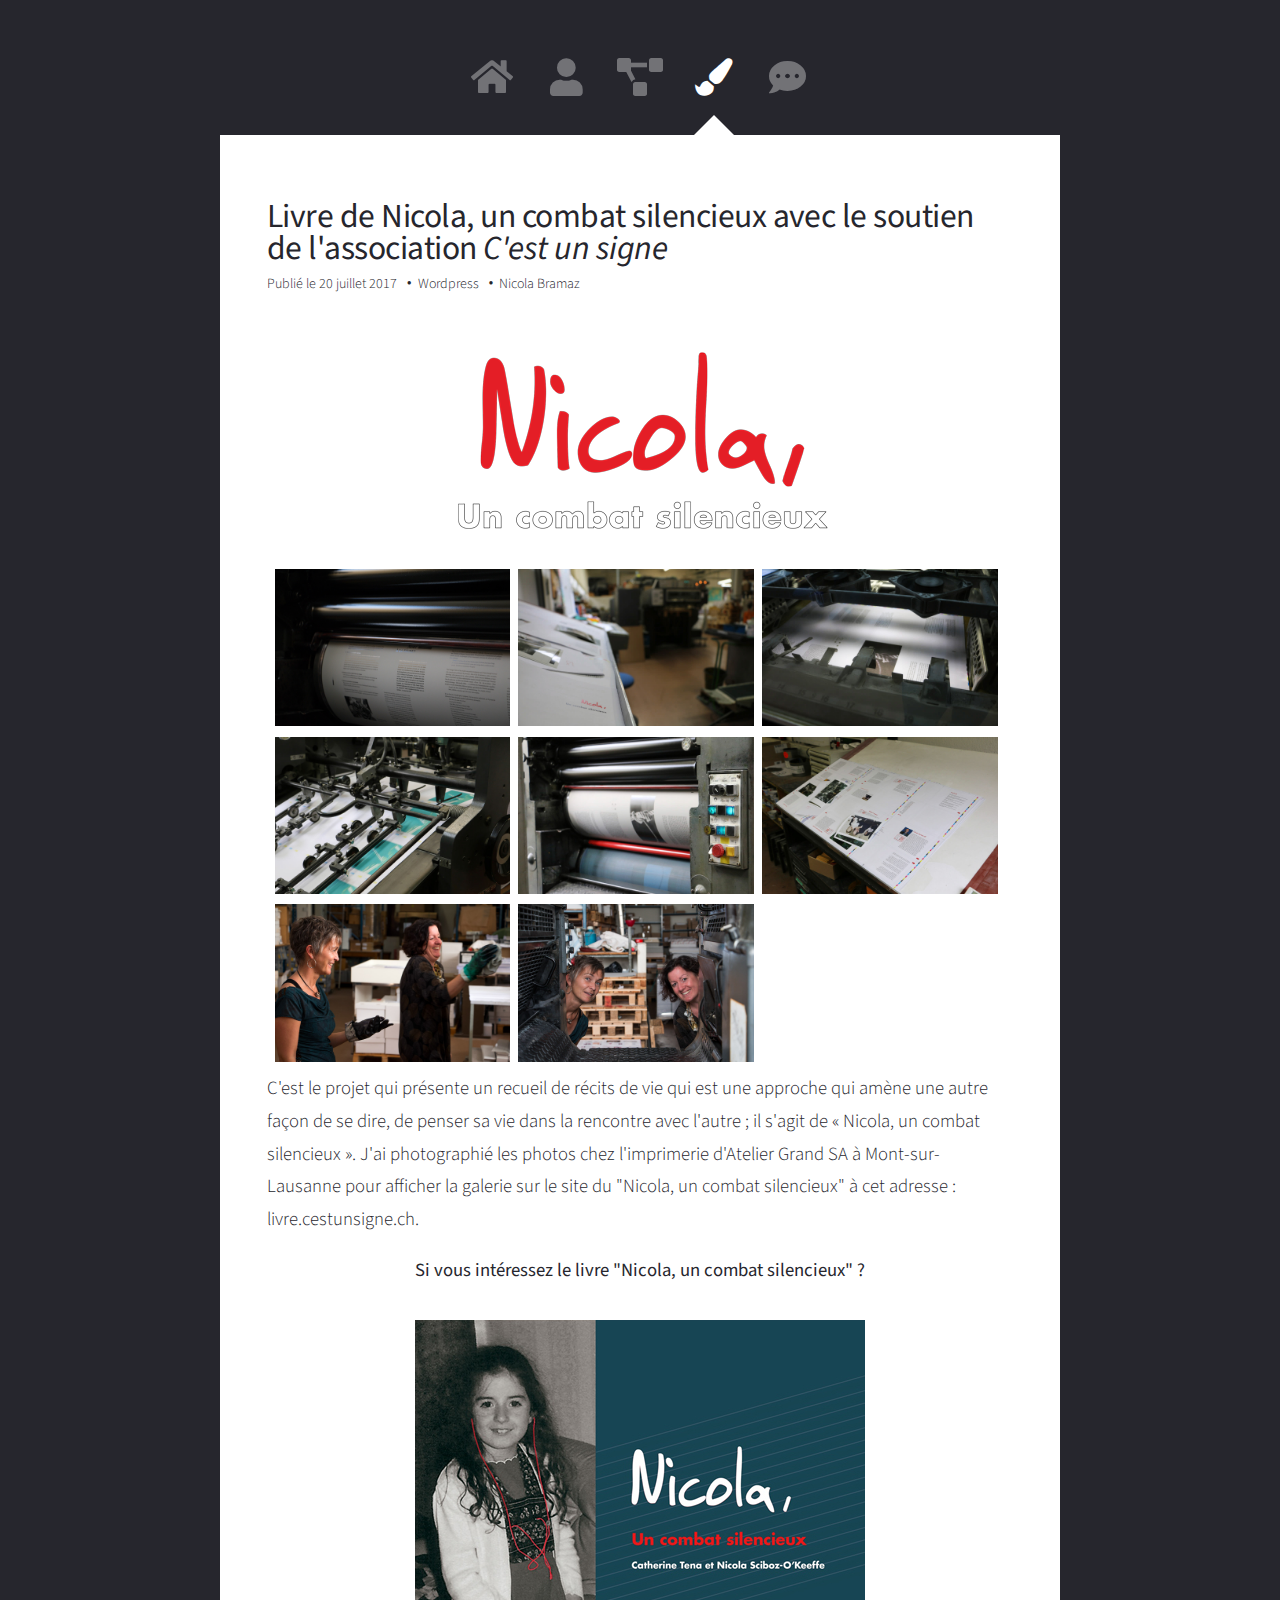
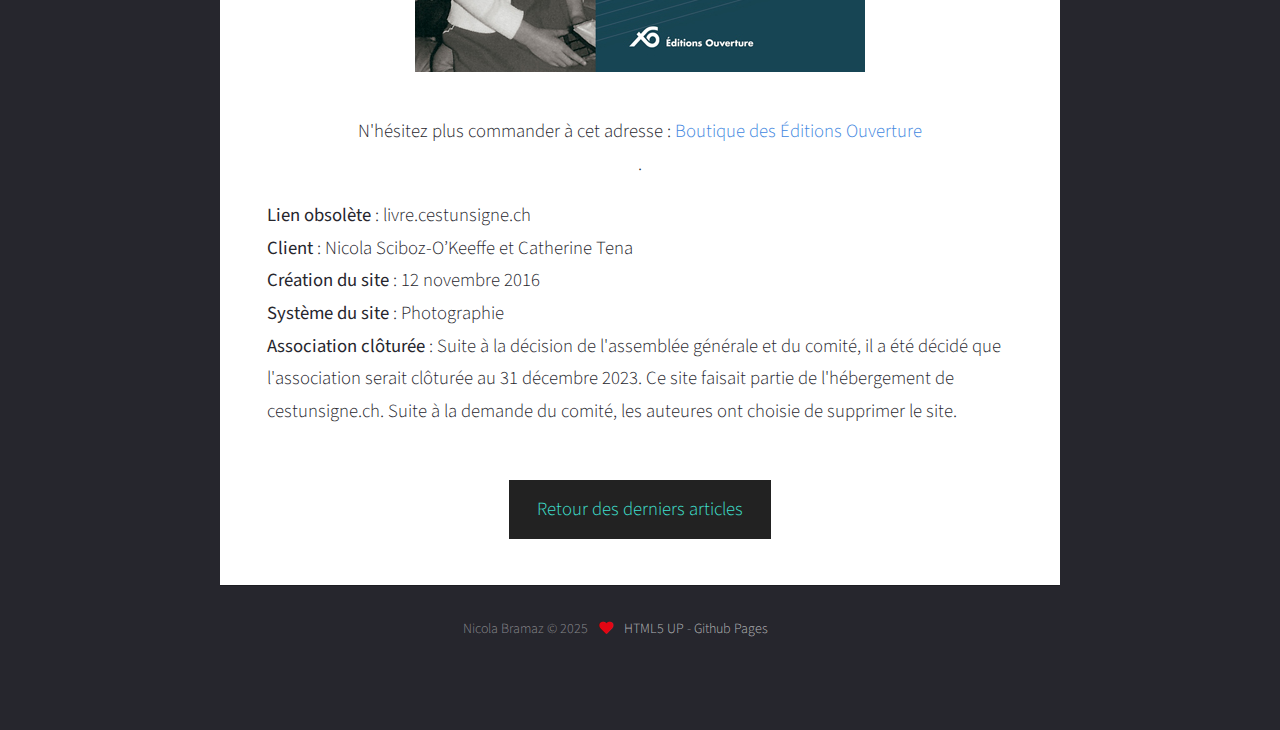
<file: projects/2017-07-20-cestunsignech-livre-nicola-photo.html>
<!DOCTYPE HTML>
<html>
	<head>
		<title>Nicola Bramaz - Projet de N23dev.ch </title>
		<meta charset="utf-8" />
		<meta lang="fr">
		<meta name="viewport" content="width=device-width, initial-scale=1, user-scalable=no" />
		<meta name="author" content="Nicola Bramaz">
		<meta name="description" content="Le site du livre Nicola sous l'association C'est un signe." />
		<meta name="keywords" content="C'est un signe, association, fribourg, sourd, langue des signes, livre, Nicola Sciboz O’Keeffe" />
		<link rel="stylesheet" href="../assets/css/main.css" />
		<link rel="stylesheet" href="../assets/css/custom.css" />
		<noscript><link rel="stylesheet" href="../assets/css/noscript.css" /></noscript>
	</head>
	<body id="projects" class="is-preload">
		<div id="wrapper">
			<nav id="nav">
				<a href="../index.html" class="icon solid fa-home inactive"><span>Accueil</span></a>
				<a href="../index.html#about" class="icon solid fa-user"><span>Propos</span></a>
				<a href="../index.html#career" class="icon solid fa-project-diagram"><span>Carrière</span></a>
				<a href="../index.html#portfolio" class="icon solid fa-paint-brush active"><span>Portfolio</span></a>
				<a href="../index.html#blog" class="icon solid fa-comment-dots "><span>Blog</span></a>
			</nav>
			<div id="main">
				<article id="project" class="panel">
					<header>
						<h2>Livre de Nicola, un combat silencieux avec le soutien de l'association <em>C'est un signe</em></h2>
						<div class="blog-detail">
							<span class="date">Publié le 20 juillet 2017</span>
							<span class="tag">Wordpress</span>
							<span class="author">Nicola Bramaz</span>
						</div>
					</header>
					<div class="logo">
						<img src="images/2017-07-20-cestunsigne-livre-nicola-logo.png" alt="Logo de l'association C'est un signe">
					</div>
					<div class="gallery">
							<div class="flex">
								<div class="col-3">
									<a href="#img-01"><img src="images/2017-07-20-cestunsigne-livre-nicola-photo-01.jpg" alt="Nicola, un combat silencieux" /></a>
									<a href="#img-04"><img src="images/2017-07-20-cestunsigne-livre-nicola-photo-04.jpg" alt="Nicola, un combat silencieux" /></a>
									<a href="#img-07"><img src="images/2017-07-20-cestunsigne-livre-nicola-photo-07.jpg" alt="Nicola, un combat silencieux" /></a>
								</div>
								<div class="col-3">
									<a href="#img-02"><img src="images/2017-07-20-cestunsigne-livre-nicola-photo-02.jpg" alt="Nicola, un combat silencieux" /></a>
									<a href="#img-05"><img src="images/2017-07-20-cestunsigne-livre-nicola-photo-05.jpg" alt="Nicola, un combat silencieux" /></a>
									<a href="#img-08"><img src="images/2017-07-20-cestunsigne-livre-nicola-photo-08.jpg" alt="Nicola, un combat silencieux" /></a>
								</div>
								<div class="col-3">
									<a href="#img-03"><img src="images/2017-07-20-cestunsigne-livre-nicola-photo-03.jpg" alt="Nicola, un combat silencieux" /></a>
									<a href="#img-06"><img src="images/2017-07-20-cestunsigne-livre-nicola-photo-06.jpg" alt="Nicola, un combat silencieux" /></a>
								</div>
							</div>
						<!-- List lightbox --> 
						<a href="#_" id="img-01" class="lightbox"><img src="images/2017-07-20-cestunsigne-livre-nicola-photo-01.jpg" alt="Nicola, un combat silencieux" /></a>
						<a href="#_" id="img-02" class="lightbox"><img src="images/2017-07-20-cestunsigne-livre-nicola-photo-02.jpg" alt="Nicola, un combat silencieux" /></a>
						<a href="#_" id="img-03" class="lightbox"><img src="images/2017-07-20-cestunsigne-livre-nicola-photo-03.jpg" alt="Nicola, un combat silencieux" /></a>
						<a href="#_" id="img-04" class="lightbox"><img src="images/2017-07-20-cestunsigne-livre-nicola-photo-04.jpg" alt="Nicola, un combat silencieux" /></a>
						<a href="#_" id="img-05" class="lightbox"><img src="images/2017-07-20-cestunsigne-livre-nicola-photo-05.jpg" alt="Nicola, un combat silencieux" /></a>
						<a href="#_" id="img-06" class="lightbox"><img src="images/2017-07-20-cestunsigne-livre-nicola-photo-06.jpg" alt="Nicola, un combat silencieux" /></a>
						<a href="#_" id="img-07" class="lightbox"><img src="images/2017-07-20-cestunsigne-livre-nicola-photo-07.jpg" alt="Nicola, un combat silencieux" /></a>
						<a href="#_" id="img-08" class="lightbox"><img src="images/2017-07-20-cestunsigne-livre-nicola-photo-08.jpg" alt="Nicola, un combat silencieux" /></a>
					</div>
					<p>C'est le projet qui présente un recueil de récits de vie qui est une approche qui amène une autre façon de se dire, de penser sa vie dans la rencontre avec l'autre ; il s'agit de « Nicola, un combat silencieux ». J'ai photographié les photos chez l'imprimerie d'Atelier Grand SA à Mont-sur-Lausanne pour afficher la galerie sur le site du "Nicola, un combat silencieux" à cet adresse : livre.cestunsigne.ch.</p>
					<p class="text-center">
						<strong>Si vous intéressez le livre "Nicola, un combat silencieux" ?</strong><br /><br />
						<img src="images/2017-07-20-cestunsigne-livre-nicola.jpg" alt="Livre de Nicolas" />
						<br /><br />
						N'hésitez plus commander à cet adresse : <a href="https://editionsouverture.ch/livres/collections/recits-de-vie/nicola-un-combat-silencieux/" target="_blank">Boutique des Éditions Ouverture</a><br />.
					</p>

					<ul>
						<li><strong>Lien obsolète</strong> : livre.cestunsigne.ch</li>
						<li><strong>Client</strong> : Nicola Sciboz-O’Keeffe et Catherine Tena</li>
						<li><strong>Création du site</strong> : 12 novembre 2016</li>
						<li><strong>Système du site</strong> : Photographie</li>
						<li><strong>Association clôturée</strong> : Suite à la décision de l'assemblée générale et du comité, il a été décidé que l'association serait clôturée au 31 décembre 2023. Ce site faisait partie de l'hébergement de cestunsigne.ch. Suite à la demande du comité, les auteures ont choisie de supprimer le site.</li>
					</ul>
					<div class="return">
						<a href="../index.html#portfolio" class="button" role="button">Retour des derniers articles</a>
					</div>
				</article>
			</div>
			<div id="footer">
				<ul class="copyright">
					<li>Nicola Bramaz &copy; 2025</li>
					<li><span class="heartbeat"><i class="fas fa-heart"></i></span></li>
					<li><a href="http://html5up.net">HTML5 UP</a> - <a href="https://pages.github.com/" target="_blank">Github Pages</a></li></li>
				</ul>
			</div>
		</div>
		<script src="../assets/js/jquery.min.js"></script>
		<script src="../assets/js/browser.min.js"></script>
		<script src="../assets/js/breakpoints.min.js"></script>
		<script src="../assets/js/util.js"></script>
		<script src="../assets/js/main.js"></script>
	</body>
</html>
</file>
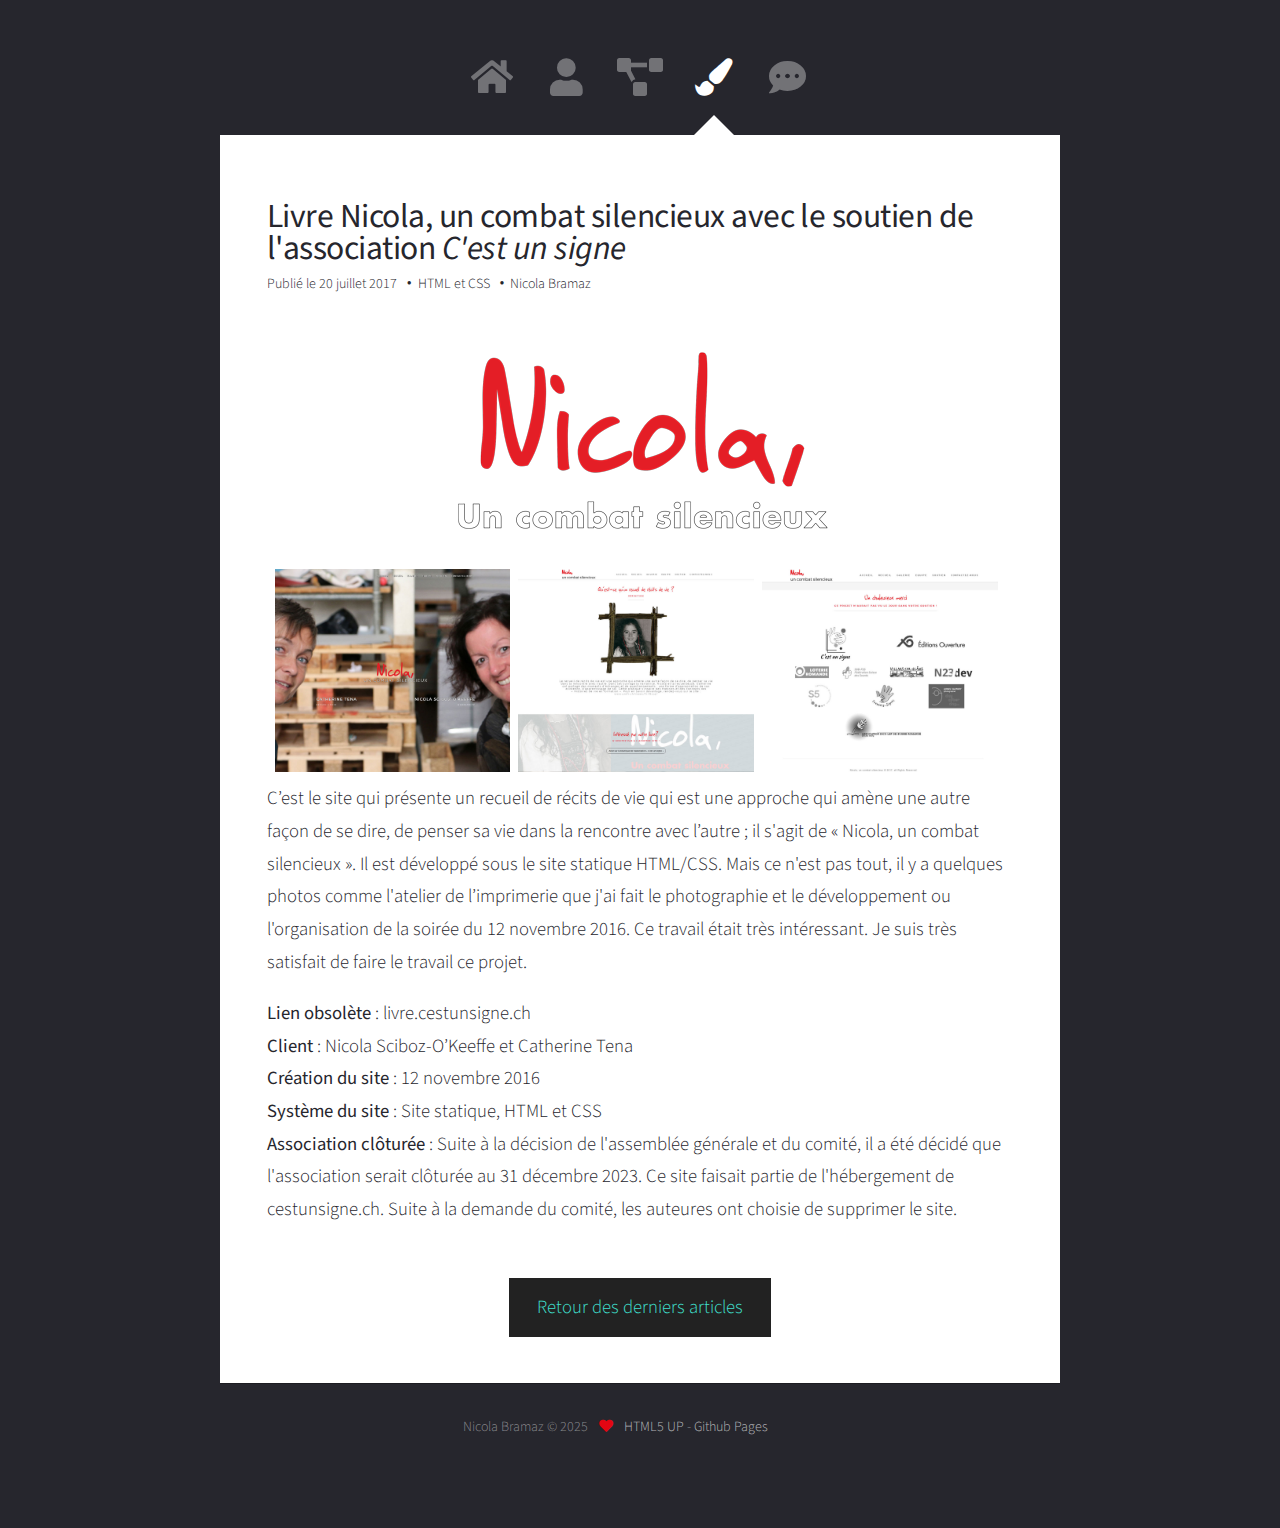
<file: projects/2017-07-20-cestunsignech-livre-nicola.html>
<!DOCTYPE HTML>
<html>
	<head>
		<title>Nicola Bramaz - Projet de N23dev.ch </title>
		<meta charset="utf-8" />
		<meta lang="fr">
		<meta name="viewport" content="width=device-width, initial-scale=1, user-scalable=no" />
		<meta name="author" content="Nicola Bramaz">
		<meta name="description" content="Le site du livre Nicola sous l'association C'est un signe.." />
		<meta name="keywords" content="C'est un signe, association, fribourg, sourd, langue des signes, livre, Nicola Sciboz O’Keeffe" />
		<link rel="stylesheet" href="../assets/css/main.css" />
		<link rel="stylesheet" href="../assets/css/custom.css" />
		<noscript><link rel="stylesheet" href="../assets/css/noscript.css" /></noscript>
	</head>
	<body id="projects" class="is-preload">
		<div id="wrapper">
			<nav id="nav">
				<a href="../index.html" class="icon solid fa-home inactive"><span>Accueil</span></a>
				<a href="../index.html#about" class="icon solid fa-user"><span>Propos</span></a>
				<a href="../index.html#career" class="icon solid fa-project-diagram"><span>Carrière</span></a>
				<a href="../index.html#portfolio" class="icon solid fa-paint-brush active"><span>Portfolio</span></a>
				<a href="../index.html#blog" class="icon solid fa-comment-dots "><span>Blog</span></a>
			</nav>
			<div id="main">
				<article id="project" class="panel">
					<header>
						<h2>Livre Nicola, un combat silencieux avec le soutien de l'association <em>C'est un signe</em></h2>
						<div class="blog-detail">
							<span class="date">Publié le 20 juillet 2017</span>
							<span class="tag">HTML et CSS</span>
							<span class="author">Nicola Bramaz</span>
						</div>
					</header>
					<div class="logo">
						<img src="images/2017-07-20-cestunsigne-livre-nicola-logo.png" alt="Logo du livre Nicola">
					</div>
					<div class="gallery">
							<div class="flex">
								<div class="col-3">
									<a href="#img-01" ><img src="images/2017-07-20-cestunsigne-livre-nicola-01.jpg" alt="Nicola, un combat silencieux" /></a>
								</div>
								<div class="col-3">
									<a href="#img-02"><img src="images/2017-07-20-cestunsigne-livre-nicola-02.jpg" alt="Nicola, un combat silencieux" /></a>
								</div>
								<div class="col-3">
									<a href="#img-03"><img src="images/2017-07-20-cestunsigne-livre-nicola-03.jpg" alt="Nicola, un combat silencieux" /></a>
							</div>
							</div>
						<!-- List lightbox --> 
						<a href="#_" id="img-01" class="lightbox"><img src="images/2017-07-20-cestunsigne-livre-nicola-01.jpg" alt="Nicola, un combat silencieux" /></a>
						<a href="#_" id="img-02" class="lightbox"><img src="images/2017-07-20-cestunsigne-livre-nicola-02.jpg" alt="Nicola, un combat silencieux" /></a>
						<a href="#_" id="img-03" class="lightbox"><img src="images/2017-07-20-cestunsigne-livre-nicola-03.jpg" alt="Nicola, un combat silencieux" /></a>
					</div>
					<p>C’est le site qui présente un recueil de récits de vie qui est une approche qui amène une autre façon de se dire, de penser sa vie dans la rencontre avec l’autre ; il s'agit de « Nicola, un combat silencieux ». Il est développé sous le site statique HTML/CSS. Mais ce n'est pas tout, il y a quelques photos comme l'atelier de l’imprimerie que j'ai fait le photographie et le développement ou l'organisation de la soirée du 12 novembre 2016. Ce travail était très intéressant. Je suis très satisfait de faire le travail ce projet.</p>
					<ul>
						<li><strong>Lien obsolète</strong> : livre.cestunsigne.ch</li>
						<li><strong>Client</strong> : Nicola Sciboz-O’Keeffe et Catherine Tena</li>
						<li><strong>Création du site</strong> : 12 novembre 2016</li>
						<li><strong>Système du site</strong> : Site statique, HTML et CSS</li>
						<li><strong>Association clôturée</strong> : Suite à la décision de l'assemblée générale et du comité, il a été décidé que l'association serait clôturée au 31 décembre 2023. Ce site faisait partie de l'hébergement de cestunsigne.ch. Suite à la demande du comité, les auteures ont choisie de supprimer le site.</li>
					</ul>
					<div class="return">
						<a href="../index.html#portfolio" class="button" role="button">Retour des derniers articles</a>
					</div>
				</article>
			</div>
			<div id="footer">
				<ul class="copyright">
					<li>Nicola Bramaz &copy; 2025</li>
					<li><span class="heartbeat"><i class="fas fa-heart"></i></span></li>
					<li><a href="http://html5up.net">HTML5 UP</a> - <a href="https://pages.github.com/" target="_blank">Github Pages</a></li></li>
				</ul>
			</div>
		</div>
		<script src="../assets/js/jquery.min.js"></script>
		<script src="../assets/js/browser.min.js"></script>
		<script src="../assets/js/breakpoints.min.js"></script>
		<script src="../assets/js/util.js"></script>
		<script src="../assets/js/main.js"></script>
	</body>
</html>
</file>
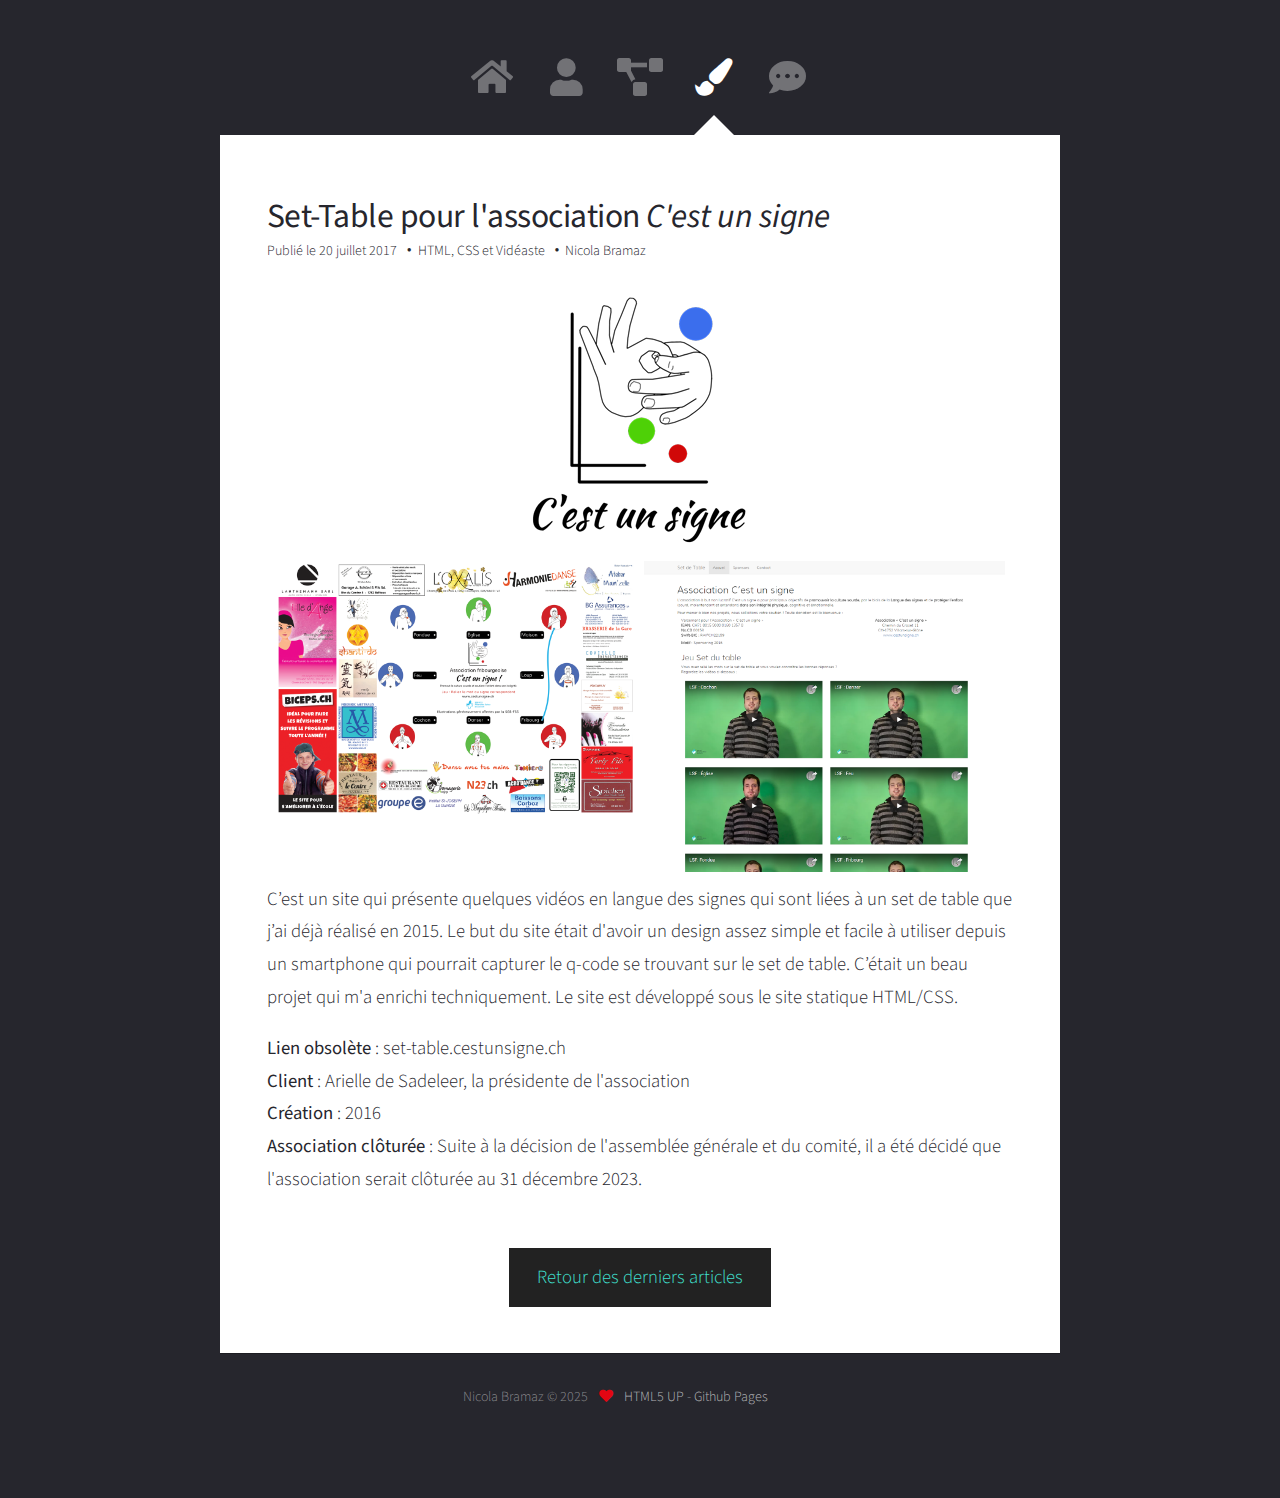
<file: projects/2017-07-20-cestunsignech-settable.html>
<!DOCTYPE HTML>
<html>
	<head>
		<title>Nicola Bramaz - Projet de N23dev.ch </title>
		<meta charset="utf-8" />
		<meta lang="fr">
		<meta name="viewport" content="width=device-width, initial-scale=1, user-scalable=no" />
		<meta name="author" content="Nicola Bramaz">
		<meta name="description" content="Le set de table 2016 pour l'assoication C'est un signe." />
		<meta name="keywords" content="C'est un signe, association, fribourg, sourd, langue des signes" />
		<link rel="stylesheet" href="../assets/css/main.css" />
		<link rel="stylesheet" href="../assets/css/custom.css" />
		<noscript><link rel="stylesheet" href="../assets/css/noscript.css" /></noscript>
	</head>
	<body id="projects" class="is-preload">
		<div id="wrapper">
			<nav id="nav">
				<a href="../index.html" class="icon solid fa-home inactive"><span>Accueil</span></a>
				<a href="../index.html#about" class="icon solid fa-user"><span>Propos</span></a>
				<a href="../index.html#career" class="icon solid fa-project-diagram"><span>Carrière</span></a>
				<a href="../index.html#portfolio" class="icon solid fa-paint-brush active"><span>Portfolio</span></a>
				<a href="../index.html#blog" class="icon solid fa-comment-dots "><span>Blog</span></a>
			</nav>
			<div id="main">
				<article id="project" class="panel">
					<header>
						<h2>Set-Table pour l'association <em>C'est un signe</em></h2>
						<div class="blog-detail">
							<span class="date">Publié le 20 juillet 2017</span>
							<span class="tag">HTML, CSS et Vidéaste</span>
							<span class="author">Nicola Bramaz</span>
						</div>
					</header>
					<div class="logo">
						<img src="images/2017-07-20-cestunsigne-logo.png" alt="Logo de l'association C'est un signe">
					</div>
					<div class="gallery">
						<div class="flex">
							<div class="col-2"><a href="#img-01" ><img src="images/2017-07-20-cestunsigne-settable-01.png" alt="Set Table" /></a></div>
							<div class="col-2"><a href="#img-02"><img src="images/2017-07-20-cestunsigne-settable-02.png" alt="Site pour le set de table" /></a></div>
						</div>
						<!-- List lightbox --> 
						<a href="#_" id="img-01" class="lightbox"><img src="images/2017-07-20-cestunsigne-settable-01.png" alt="Set Table" /></a>
						<a href="#_" id="img-02" class="lightbox"><img src="images/2017-07-20-cestunsigne-settable-02.png" alt="Site pour le set de table" /></a>
					</div>
					<p>C’est un site qui présente quelques vidéos en langue des signes qui sont liées à un set de table que j’ai déjà réalisé en 2015. Le but du site était d'avoir un design assez simple et facile à utiliser depuis un smartphone qui pourrait capturer le q-code se trouvant sur le set de table. C’était un beau projet qui m'a enrichi techniquement. Le site est développé sous le site statique HTML/CSS.​​​​​​</p>
					<ul>
						<li><strong>Lien obsolète</strong> : set-table.cestunsigne.ch</li>
						<li><strong>Client</strong> : Arielle de Sadeleer, la présidente de l'association</li>
						<li><strong>Création</strong> : 2016</li>
						<li><strong>Association clôturée</strong> : Suite à la décision de l'assemblée générale et du comité, il a été décidé que l'association serait clôturée au 31 décembre 2023.</li>
					</ul>
					<div class="return">
						<a href="../index.html#portfolio" class="button" role="button">Retour des derniers articles</a>
					</div>
				</article>
			</div>
			<div id="footer">
				<ul class="copyright">
					<li>Nicola Bramaz &copy; 2025</li>
					<li><span class="heartbeat"><i class="fas fa-heart"></i></span></li>
					<li><a href="http://html5up.net">HTML5 UP</a> - <a href="https://pages.github.com/" target="_blank">Github Pages</a></li></li>
				</ul>
			</div>
		</div>
		<script src="../assets/js/jquery.min.js"></script>
		<script src="../assets/js/browser.min.js"></script>
		<script src="../assets/js/breakpoints.min.js"></script>
		<script src="../assets/js/util.js"></script>
		<script src="../assets/js/main.js"></script>
	</body>
</html>
</file>
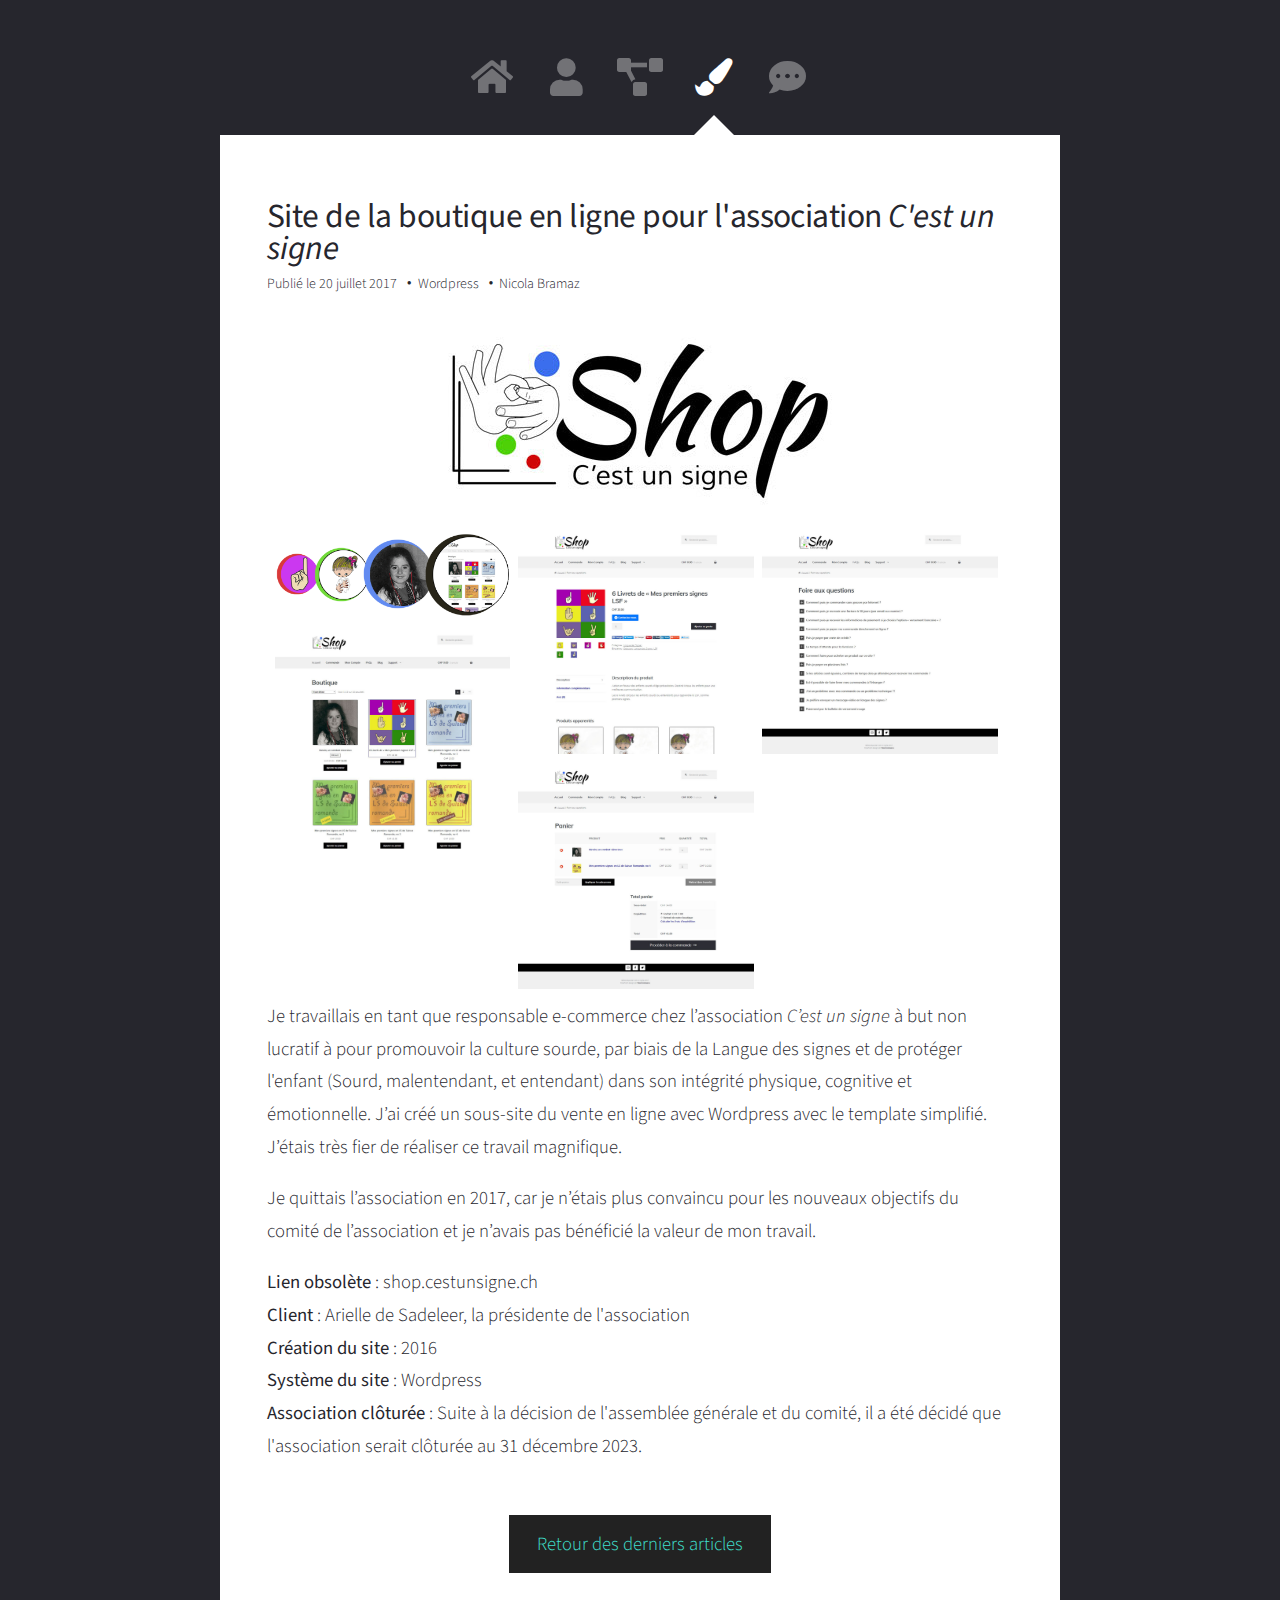
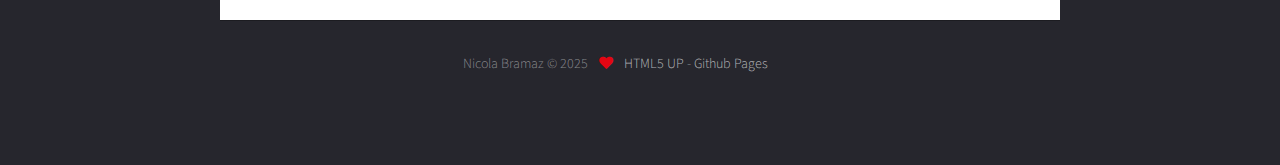
<file: projects/2017-07-20-cestunsignech-shop.html>
<!DOCTYPE HTML>
<html>
	<head>
		<title>Nicola Bramaz - Projet de N23dev.ch </title>
		<meta charset="utf-8" />
		<meta lang="fr">
		<meta name="viewport" content="width=device-width, initial-scale=1, user-scalable=no" />
		<meta name="author" content="Nicola Bramaz">
		<meta name="description" content="Le site de la boutique pour l'assoication C'est un signe." />
		<meta name="keywords" content="C'est un signe, association, fribourg, sourd, langue des signes" />
		<link rel="stylesheet" href="../assets/css/main.css" />
		<link rel="stylesheet" href="../assets/css/custom.css" />
		<noscript><link rel="stylesheet" href="../assets/css/noscript.css" /></noscript>
	</head>
	<body id="projects" class="is-preload">
		<div id="wrapper">
			<nav id="nav">
				<a href="../index.html" class="icon solid fa-home inactive"><span>Accueil</span></a>
				<a href="../index.html#about" class="icon solid fa-user"><span>Propos</span></a>
				<a href="../index.html#career" class="icon solid fa-project-diagram"><span>Carrière</span></a>
				<a href="../index.html#portfolio" class="icon solid fa-paint-brush active"><span>Portfolio</span></a>
				<a href="../index.html#blog" class="icon solid fa-comment-dots "><span>Blog</span></a>
			</nav>
			<div id="main">
				<article id="project" class="panel">
					<header>
						<h2>Site de la boutique en ligne pour l'association <em>C'est un signe</em></h2>
						<div class="blog-detail">
							<span class="date">Publié le 20 juillet 2017</span>
							<span class="tag">Wordpress</span>
							<span class="author">Nicola Bramaz</span>
						</div>
					</header>
					<div class="logo">
						<img src="images/2017-07-20-cestunsigne-shop-logo.jpg" alt="Logo de l'association C'est un signe">
					</div>
					<div class="gallery">
							<div class="flex">
								<div class="col-3">
									<a href="#img-01" ><img src="images/2017-07-20-cestunsigne-shop-01.png" alt="BlSite du boutique en ligne" /></a>
									<a href="#img-02"><img src="images/2017-07-20-cestunsigne-shop-02.jpg" alt="Site du boutique en ligne" /></a>
								</div>
								<div class="col-3">
										<a href="#img-03"><img src="images/2017-07-20-cestunsigne-shop-03.jpg" alt="Site du boutique en ligne" /></a>
										<a href="#img-04"><img src="images/2017-07-20-cestunsigne-shop-04.jpg" alt="Site du boutique en ligne" /></a>
								</div>
								<div class="col-3">
									<a href="#img-05"><img src="images/2017-07-20-cestunsigne-shop-05.jpg" alt="Site du boutique en ligne" /></a>
								</div>
							</div>
						<!-- List lightbox --> 
						<a href="#_" id="img-01" class="lightbox"><img src="images/2017-07-20-cestunsigne-shop-01.png" alt="Site N23dev, mode normal" /></a>
						<a href="#_" id="img-02" class="lightbox"><img src="images/2017-07-20-cestunsigne-shop-02.jpg" alt="Site N23dev, mode normal" /></a>
						<a href="#_" id="img-03" class="lightbox"><img src="images/2017-07-20-cestunsigne-shop-03.jpg" alt="Site N23dev, mode normal" /></a>
						<a href="#_" id="img-04" class="lightbox"><img src="images/2017-07-20-cestunsigne-shop-04.jpg" alt="Site N23dev, mode normal" /></a>
						<a href="#_" id="img-05" class="lightbox"><img src="images/2017-07-20-cestunsigne-shop-05.jpg" alt="Site N23dev, mode normal" /></a>
					</div>
					<p>Je travaillais en tant que responsable e-commerce chez l’association <em>C’est un signe</em> à but non lucratif à pour promouvoir la culture sourde, par biais de la Langue des signes et de protéger l'enfant (Sourd, malentendant, et entendant) dans son intégrité physique, cognitive et émotionnelle. J’ai créé un sous-site du vente en ligne avec Wordpress avec le template simplifié. J’étais très fier de réaliser ce travail magnifique.</p>
					<p>Je quittais l’association en 2017, car je n’étais plus convaincu pour les nouveaux objectifs du comité de l’association et je n’avais pas bénéficié la valeur de mon travail.​​​​​​</p>
					<ul>
						<li><strong>Lien obsolète</strong> : shop.cestunsigne.ch</li>
						<li><strong>Client</strong> : Arielle de Sadeleer, la présidente de l'association</li>
						<li><strong>Création du site</strong> : 2016</li>
						<li><strong>Système du site</strong> : Wordpress</li>
						<li><strong>Association clôturée</strong> : Suite à la décision de l'assemblée générale et du comité, il a été décidé que l'association serait clôturée au 31 décembre 2023.</li>
					</ul>
					<div class="return">
						<a href="../index.html#portfolio" class="button" role="button">Retour des derniers articles</a>
					</div>
				</article>
			</div>
			<div id="footer">
				<ul class="copyright">
					<li>Nicola Bramaz &copy; 2025</li>
					<li><span class="heartbeat"><i class="fas fa-heart"></i></span></li>
					<li><a href="http://html5up.net">HTML5 UP</a> - <a href="https://pages.github.com/" target="_blank">Github Pages</a></li></li>
				</ul>
			</div>
		</div>
		<script src="../assets/js/jquery.min.js"></script>
		<script src="../assets/js/browser.min.js"></script>
		<script src="../assets/js/breakpoints.min.js"></script>
		<script src="../assets/js/util.js"></script>
		<script src="../assets/js/main.js"></script>
	</body>
</html>
</file>
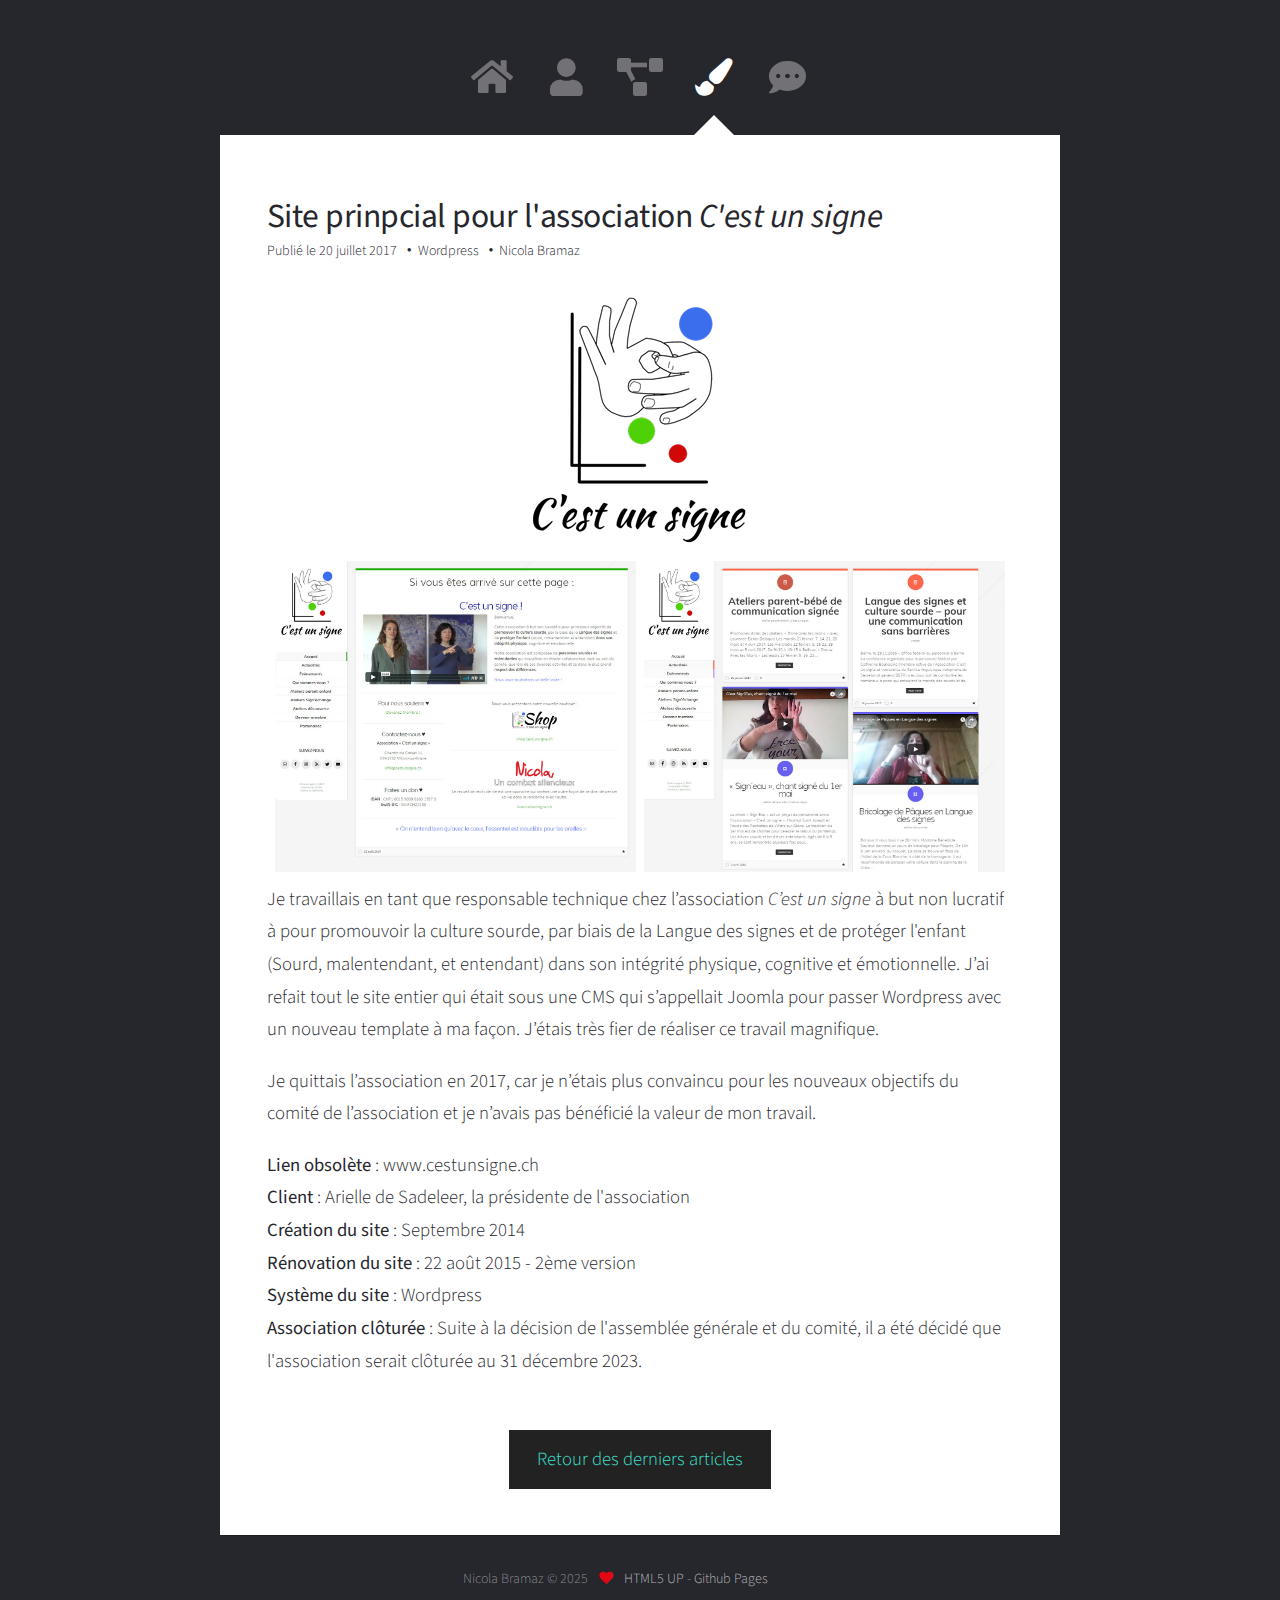
<file: projects/2017-07-20-cestunsignech.html>
<!DOCTYPE HTML>
<html>
	<head>
		<title>Nicola Bramaz - Projet de N23dev.ch </title>
		<meta charset="utf-8" />
		<meta lang="fr">
		<meta name="viewport" content="width=device-width, initial-scale=1, user-scalable=no" />
		<meta name="author" content="Nicola Bramaz">
		<meta name="description" content="Le site de l'assoication C'est un signe." />
		<meta name="keywords" content="C'est un signe, association, fribourg, sourd, langue des signes" />
		<link rel="stylesheet" href="../assets/css/main.css" />
		<link rel="stylesheet" href="../assets/css/custom.css" />
		<noscript><link rel="stylesheet" href="../assets/css/noscript.css" /></noscript>
	</head>
	<body id="projects" class="is-preload">
		<div id="wrapper">
			<nav id="nav">
				<a href="../index.html" class="icon solid fa-home inactive"><span>Accueil</span></a>
				<a href="../index.html#about" class="icon solid fa-user"><span>Propos</span></a>
				<a href="../index.html#career" class="icon solid fa-project-diagram"><span>Carrière</span></a>
				<a href="../index.html#portfolio" class="icon solid fa-paint-brush active"><span>Portfolio</span></a>
				<a href="../index.html#blog" class="icon solid fa-comment-dots"><span>Blog</span></a>
			</nav>
			<div id="main">
				<article id="project" class="panel">
					<header>
						<h2>Site prinpcial pour l'association <em>C'est un signe</em></h2>
						<div class="blog-detail">
							<span class="date">Publié le 20 juillet 2017</span>
							<span class="tag">Wordpress</span>
							<span class="author">Nicola Bramaz</span>
						</div>
					</header>
					<div class="logo">
						<img src="images/2017-07-20-cestunsigne-logo.png" alt="Logo de l'association C'est un signe">
					</div>
					<div class="gallery">
						<div class="flex">
							<div class="col-2"><a href="#img-01" ><img src="images/2017-07-20-cestunsigne-01.jpg" alt="Blog, début de la page" /></a></div>
							<div class="col-2"><a href="#img-02"><img src="images/2017-07-20-cestunsigne-02.jpg" alt="blog, fin de la page" /></a></div>
						</div>
						<!-- List lightbox --> 
						<a href="#_" id="img-01" class="lightbox"><img src="images/2017-07-20-cestunsigne-01.jpg" alt="Site N23dev, mode normal" /></a>
						<a href="#_" id="img-02" class="lightbox"><img src="images/2017-07-20-cestunsigne-02.jpg" alt="Site N23dev, mode normal" /></a>
					</div>
					<p>Je travaillais en tant que responsable technique chez l’association <em>C’est un signe</em> à but non lucratif à pour promouvoir la culture sourde, par biais de la Langue des signes et de protéger l'enfant (Sourd, malentendant, et entendant) dans son intégrité physique, cognitive et émotionnelle. J’ai refait tout le site entier qui était sous une CMS qui s’appellait Joomla pour passer Wordpress avec un nouveau template à ma façon. J’étais très fier de réaliser ce travail magnifique.</p>
					<p>Je quittais l’association en 2017, car je n’étais plus convaincu pour les nouveaux objectifs du comité de l’association et je n’avais pas bénéficié la valeur de mon travail.</p>
					<ul>
						<li><strong>Lien obsolète</strong> : www.cestunsigne.ch</li>
						<li><strong>Client</strong> : Arielle de Sadeleer, la présidente de l'association</li>
						<li><strong>Création du site</strong> : Septembre 2014</li>
						<li><strong>Rénovation du site</strong> : 22 août 2015 - 2ème version</li>
						<li><strong>Système du site</strong> : Wordpress</li>
						<li><strong>Association clôturée</strong> : Suite à la décision de l'assemblée générale et du comité, il a été décidé que l'association serait clôturée au 31 décembre 2023.</li>
					</ul>
					<div class="return">
						<a href="../index.html#portfolio" class="button" role="button">Retour des derniers articles</a>
					</div>
				</article>
			</div>
			<div id="footer">
				<ul class="copyright">
					<li>Nicola Bramaz &copy; 2025</li>
					<li><span class="heartbeat"><i class="fas fa-heart"></i></span></li>
					<li><a href="http://html5up.net">HTML5 UP</a> - <a href="https://pages.github.com/" target="_blank">Github Pages</a></li></li>
				</ul>
			</div>
		</div>
		<script src="../assets/js/jquery.min.js"></script>
		<script src="../assets/js/browser.min.js"></script>
		<script src="../assets/js/breakpoints.min.js"></script>
		<script src="../assets/js/util.js"></script>
		<script src="../assets/js/main.js"></script>
	</body>
</html>
</file>
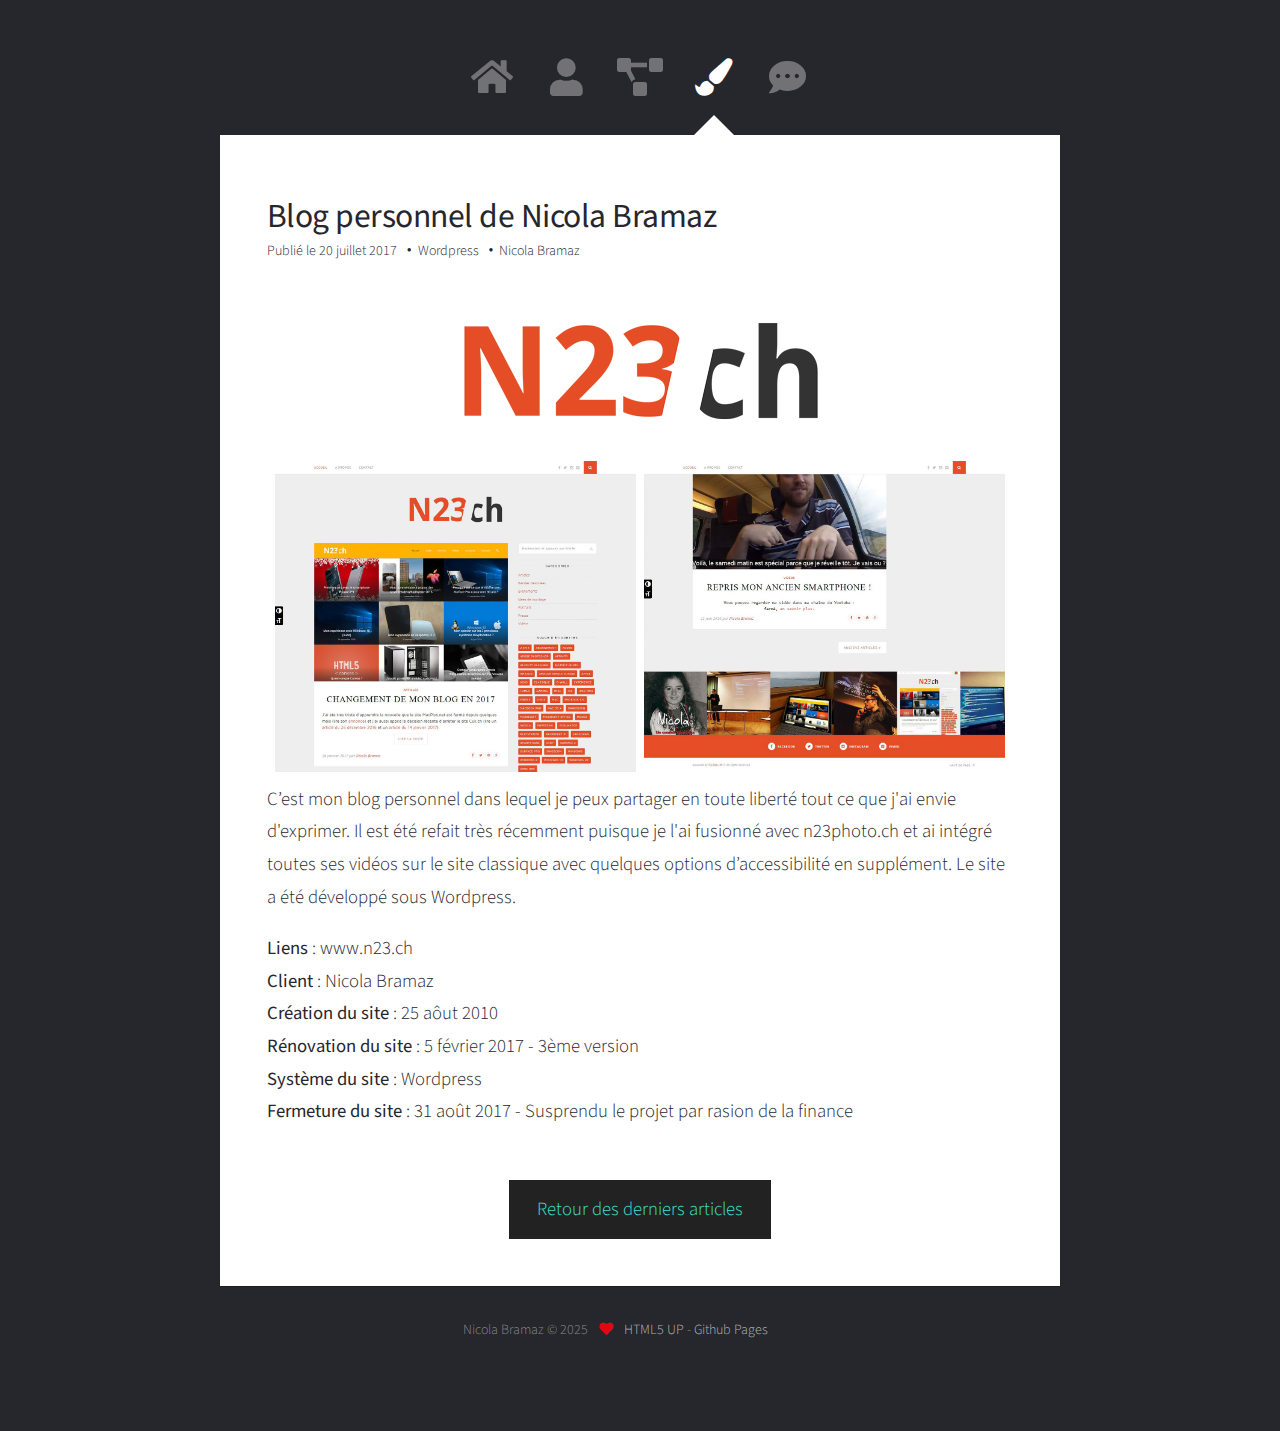
<file: projects/2017-07-20-n23ch.html>
<!DOCTYPE HTML>
<html>
	<head>
		<title>Nicola Bramaz - Projet de N23dev.ch </title>
		<meta charset="utf-8" />
		<meta lang="fr">
		<meta name="viewport" content="width=device-width, initial-scale=1, user-scalable=no" />
		<meta name="author" content="Nicola Bramaz">
		<meta name="description" content="L'ancien blog personnel de Nicola Bramaz." />
		<meta name="keywords" content="Nicola Bramaz, blog, personnel" />
		<link rel="stylesheet" href="../assets/css/main.css" />
		<link rel="stylesheet" href="../assets/css/custom.css" />
		<noscript><link rel="stylesheet" href="../assets/css/noscript.css" /></noscript>
	</head>
	<body id="projects" class="is-preload">
		<div id="wrapper">
			<nav id="nav">
				<a href="../index.html" class="icon solid fa-home inactive"><span>Accueil</span></a>
				<a href="../index.html#about" class="icon solid fa-user"><span>Propos</span></a>
				<a href="../index.html#career" class="icon solid fa-project-diagram"><span>Carrière</span></a>
				<a href="../index.html#portfolio" class="icon solid fa-paint-brush active"><span>Portfolio</span></a>
				<a href="../index.html#blog" class="icon solid fa-comment-dots"><span>Blog</span></a>
			</nav>
			<div id="main">
				<article id="project" class="panel">
					<header>
						<h2>Blog personnel de Nicola Bramaz</h2>
						<div class="blog-detail">
							<span class="date">Publié le 20 juillet 2017</span>
							<span class="tag">Wordpress</span>
							<span class="author">Nicola Bramaz</span>
						</div>
					</header>
					<div class="logo">
						<img src="images/2017-07-20-n23ch-logo.png" alt="Logo de N23.ch">
					</div>
					<div class="gallery">
						<div class="flex">
							<div class="col-2"><a href="#img-01" ><img src="images/2017-07-20-n23ch-01.jpg" alt="Blog, début de la page" /></a></div>
							<div class="col-2"><a href="#img-02"><img src="images/2017-07-20-n23ch-02.jpg" alt="blog, fin de la page" /></a></div>
						</div>
						<!-- List lightbox --> 
						<a href="#_" id="img-01" class="lightbox"><img src="images/2017-07-20-n23ch-01.jpg" alt="Site N23dev, mode normal" /></a>
						<a href="#_" id="img-02" class="lightbox"><img src="images/2017-07-20-n23ch-02.jpg" alt="Site N23dev, mode normal" /></a>
					</div>
					<p>C’est mon blog personnel dans lequel je peux partager en toute liberté tout ce que j'ai envie d'exprimer. Il est été refait très récemment puisque je l'ai fusionné avec n23photo.ch et ai intégré toutes ses vidéos sur le site classique avec quelques options d’accessibilité en supplément. Le site a été développé sous Wordpress.</p>
					<ul>
						<li><strong>Liens</strong> : www.n23.ch</li>
						<li><strong>Client</strong> : Nicola Bramaz</li>
						<li><strong>Création du site</strong> : 25 aôut 2010</li>
						<li><strong>Rénovation du site</strong> : 5 février 2017 - 3ème version</li>
						<li><strong>Système du site</strong> : Wordpress</li>
						<li><strong>Fermeture du site</strong> : 31 août 2017 - Susprendu le projet par rasion de la finance</li>
					</ul>
					<div class="return">
						<a href="../index.html#portfolio" class="button" role="button">Retour des derniers articles</a>
					</div>
				</article>
			</div>
			<div id="footer">
				<ul class="copyright">
					<li>Nicola Bramaz &copy; 2025</li>
					<li><span class="heartbeat"><i class="fas fa-heart"></i></span></li>
					<li><a href="http://html5up.net">HTML5 UP</a> - <a href="https://pages.github.com/" target="_blank">Github Pages</a></li></li>
				</ul>
			</div>
		</div>
		<script src="../assets/js/jquery.min.js"></script>
		<script src="../assets/js/browser.min.js"></script>
		<script src="../assets/js/breakpoints.min.js"></script>
		<script src="../assets/js/util.js"></script>
		<script src="../assets/js/main.js"></script>
	</body>
</html>
</file>
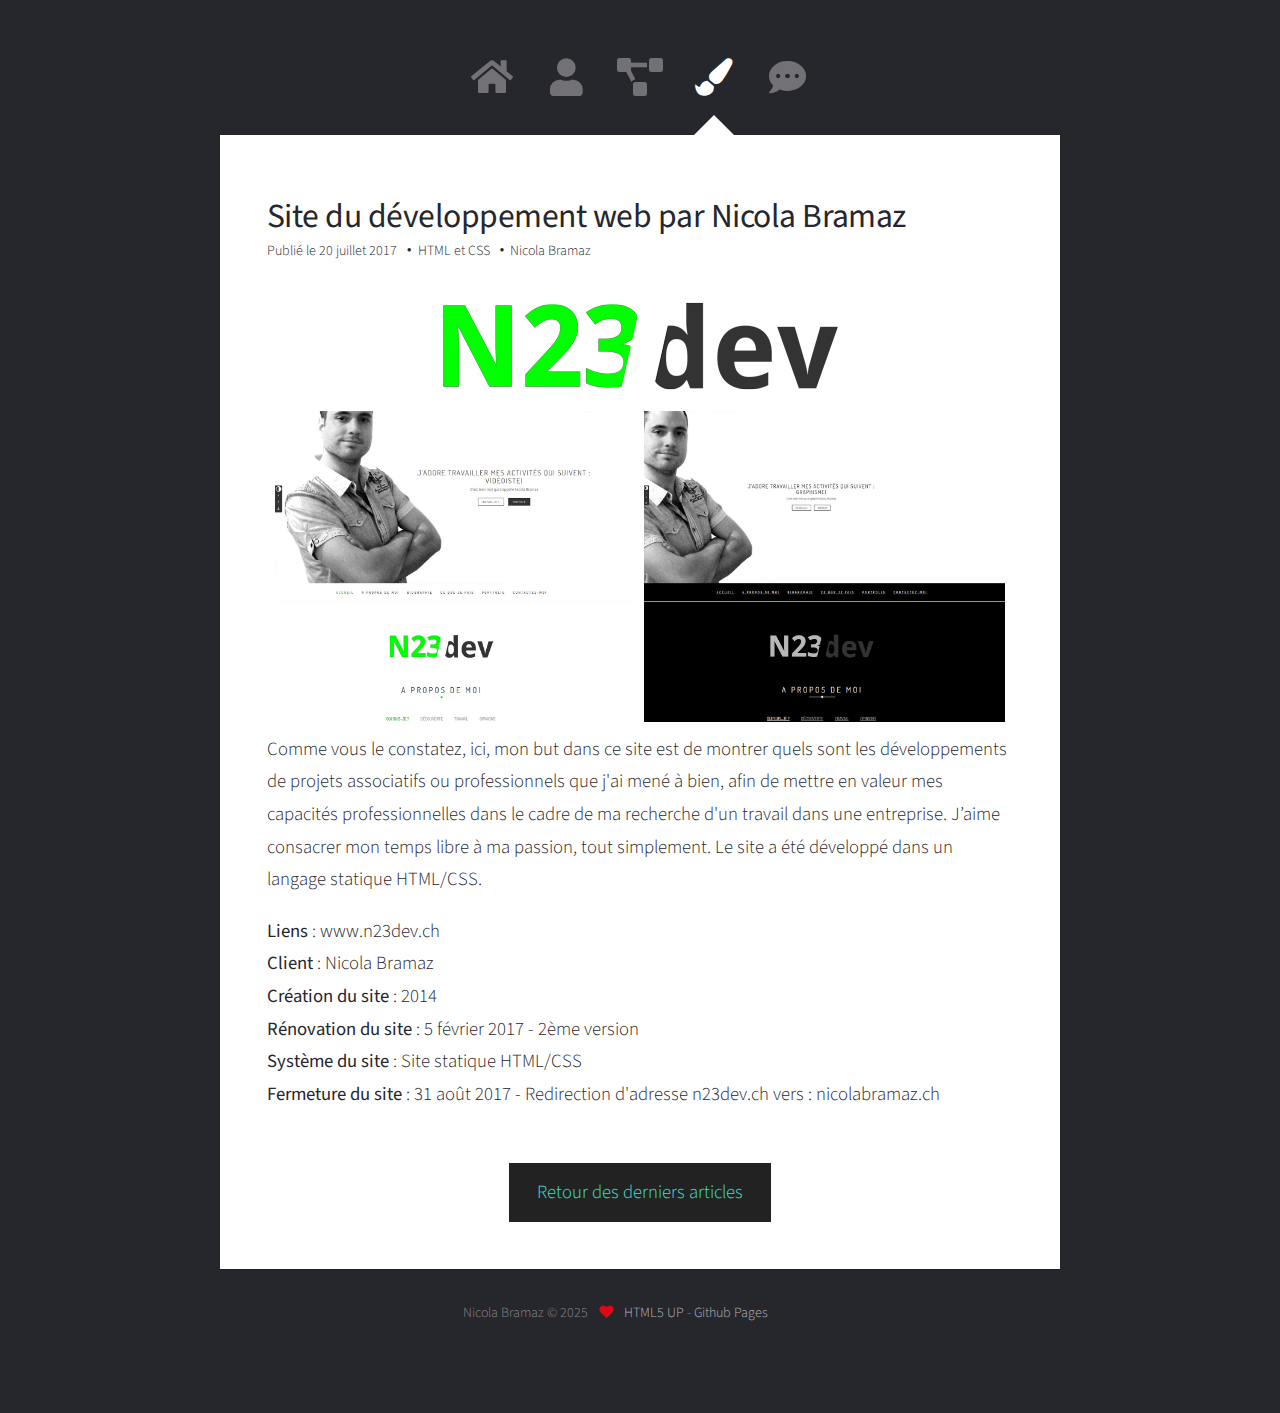
<file: projects/2017-07-20-n23devch.html>
<!DOCTYPE HTML>
<html>
	<head>
		<title>Nicola Bramaz - Projet de N23dev.ch </title>
		<meta charset="utf-8" />
		<meta lang="fr">
		<meta name="viewport" content="width=device-width, initial-scale=1, user-scalable=no" />
		<meta name="author" content="Nicola Bramaz">
		<meta name="description" content="L'ancien site du développement web par Nicola Bramaz." />
		<meta name="keywords" content="Nicola Bramaz, développement, web, développeur" />
		<link rel="stylesheet" href="../assets/css/main.css" />
		<link rel="stylesheet" href="../assets/css/custom.css" />
		<noscript><link rel="stylesheet" href="../assets/css/noscript.css" /></noscript>
	</head>
	<body id="projects" class="is-preload">
		<div id="wrapper">
			<nav id="nav">
				<a href="../index.html" class="icon solid fa-home inactive"><span>Accueil</span></a>
				<a href="../index.html#about" class="icon solid fa-user"><span>Propos</span></a>
				<a href="../index.html#career" class="icon solid fa-project-diagram"><span>Carrière</span></a>
				<a href="../index.html#portfolio" class="icon solid fa-paint-brush active"><span>Portfolio</span></a>
				<a href="../index.html#blog" class="icon solid fa-comment-dots"><span>Blog</span></a>
			</nav>
			<div id="main">
				<article id="project" class="panel">
					<header>
						<h2>Site du développement web par Nicola Bramaz</h2>
						<div class="blog-detail">
							<span class="date">Publié le 20 juillet 2017</span>
							<span class="tag">HTML et CSS</span>
							<span class="author">Nicola Bramaz</span>
						</div>
					</header>
					<div class="logo">
						<img src="images/2017-07-20-n23devch-logo.png" alt="Logo de N23dev.ch">
					</div>
					<div class="gallery">
						<div class="flex">
							<div class="col-2"><a href="#img-01" ><img src="images/2017-07-20-n23devch-01.jpg" alt="Site N23dev, mode normal" /></a></div>
							<div class="col-2"><a href="#img-02"><img src="images/2017-07-20-n23devch-02.jpg" alt="Site N23dev, mode sombre" /></a></div>
						</div>
						<!-- List lightbox --> 
						<a href="#_" id="img-01" class="lightbox"><img src="images/2017-07-20-n23devch-01.jpg" alt="Site N23dev, mode normal" /></a>
						<a href="#_" id="img-02" class="lightbox"><img src="images/2017-07-20-n23devch-02.jpg" alt="Site N23dev, mode normal" /></a>
					</div>
					<p>Comme vous le constatez, ici, mon but dans ce site est de montrer quels sont les développements de projets associatifs ou professionnels que j'ai mené à bien, afin de mettre en valeur mes capacités professionnelles dans le cadre de ma recherche d'un travail dans une entreprise. J’aime consacrer mon temps libre à ma passion, tout simplement. Le site a été développé dans un langage statique HTML/CSS.</p>
					<ul>
						<li><strong>Liens</strong> : www.n23dev.ch</li>
						<li><strong>Client</strong> : Nicola Bramaz</li>
						<li><strong>Création du site</strong> : 2014</li>
						<li><strong>Rénovation du site</strong> : 5 février 2017 - 2ème version</li>
						<li><strong>Système du site</strong> : Site statique HTML/CSS</li>
						<li><strong>Fermeture du site</strong> : 31 août 2017 - Redirection d'adresse n23dev.ch vers : nicolabramaz.ch</li>
					</ul>
					<div class="return">
						<a href="../index.html#portfolio" class="button" role="button">Retour des derniers articles</a>
					</div>
				</article>
			</div>
			<div id="footer">
				<ul class="copyright">
					<li>Nicola Bramaz &copy; 2025</li>
					<li><span class="heartbeat"><i class="fas fa-heart"></i></span></li>
					<li><a href="http://html5up.net">HTML5 UP</a> - <a href="https://pages.github.com/" target="_blank">Github Pages</a></li></li>
				</ul>
			</div>
		</div>
		<script src="../assets/js/jquery.min.js"></script>
		<script src="../assets/js/browser.min.js"></script>
		<script src="../assets/js/breakpoints.min.js"></script>
		<script src="../assets/js/util.js"></script>
		<script src="../assets/js/main.js"></script>
	</body>
</html>
</file>
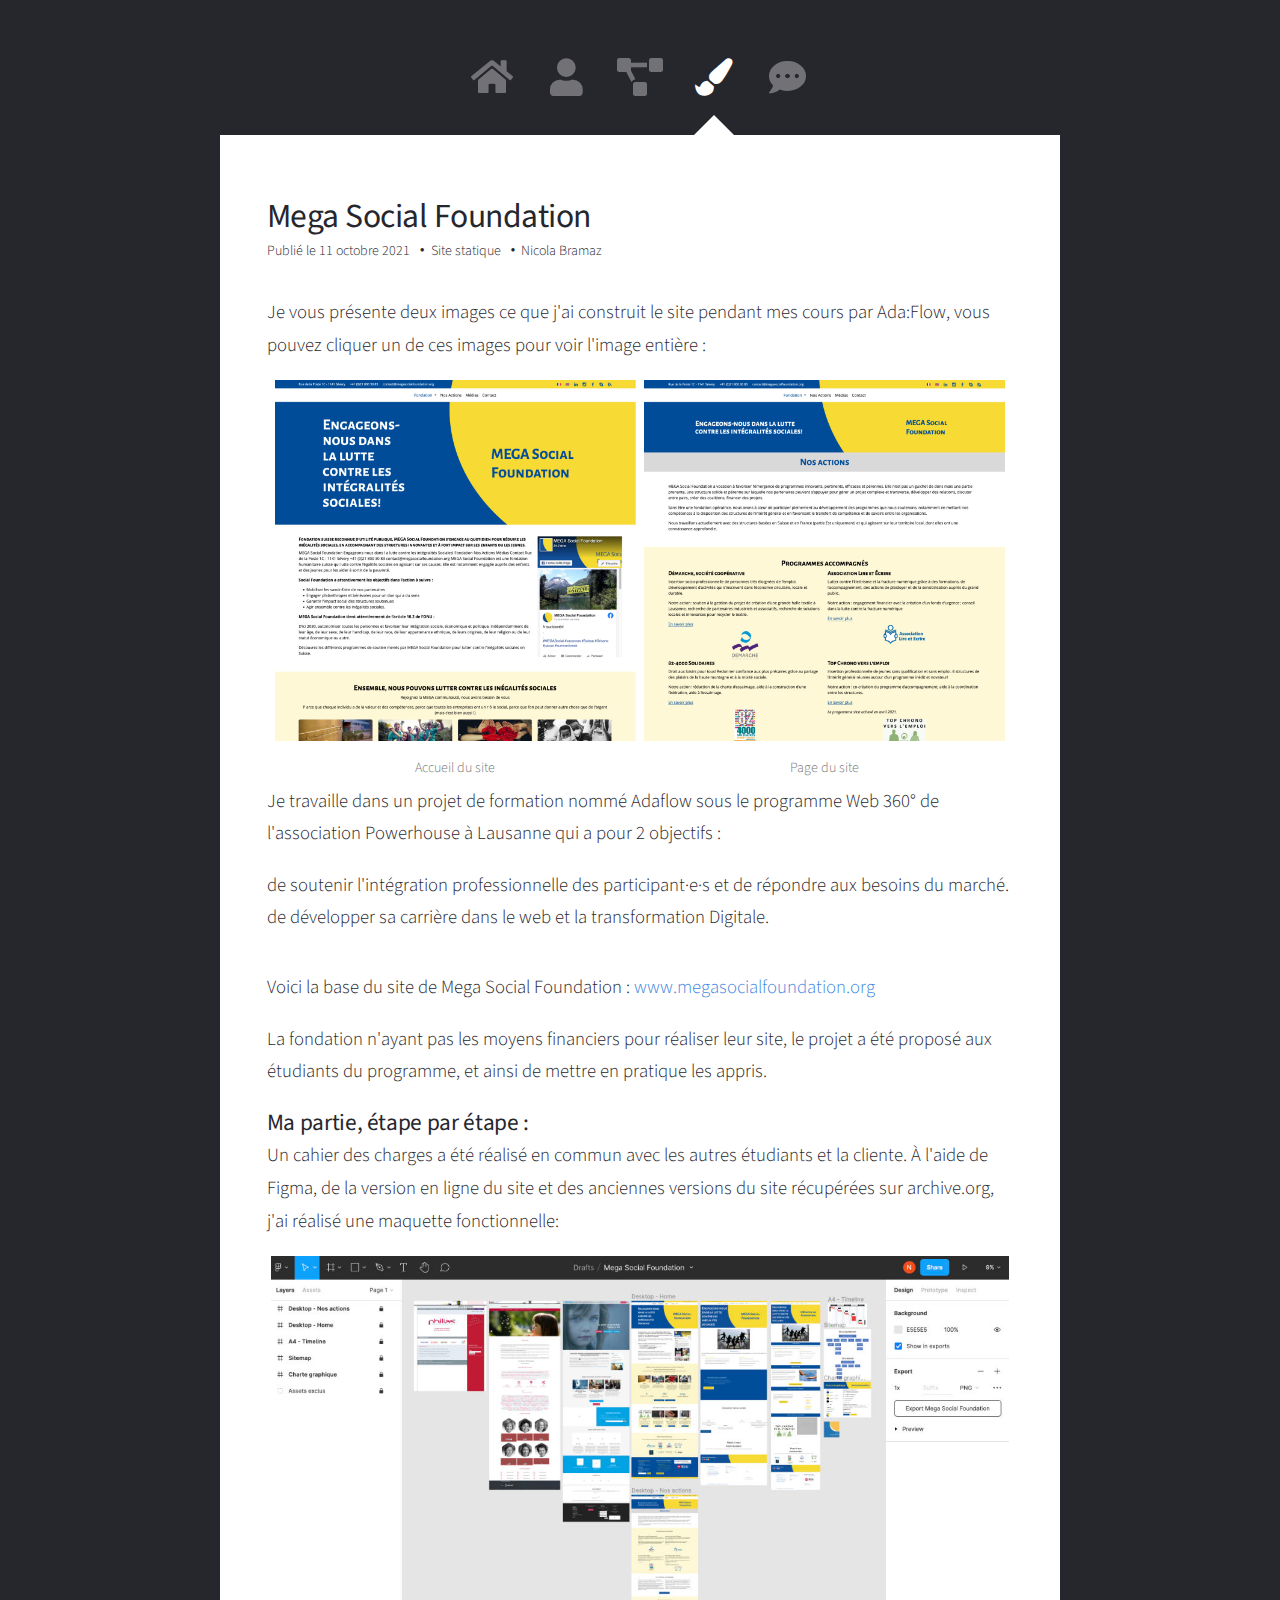
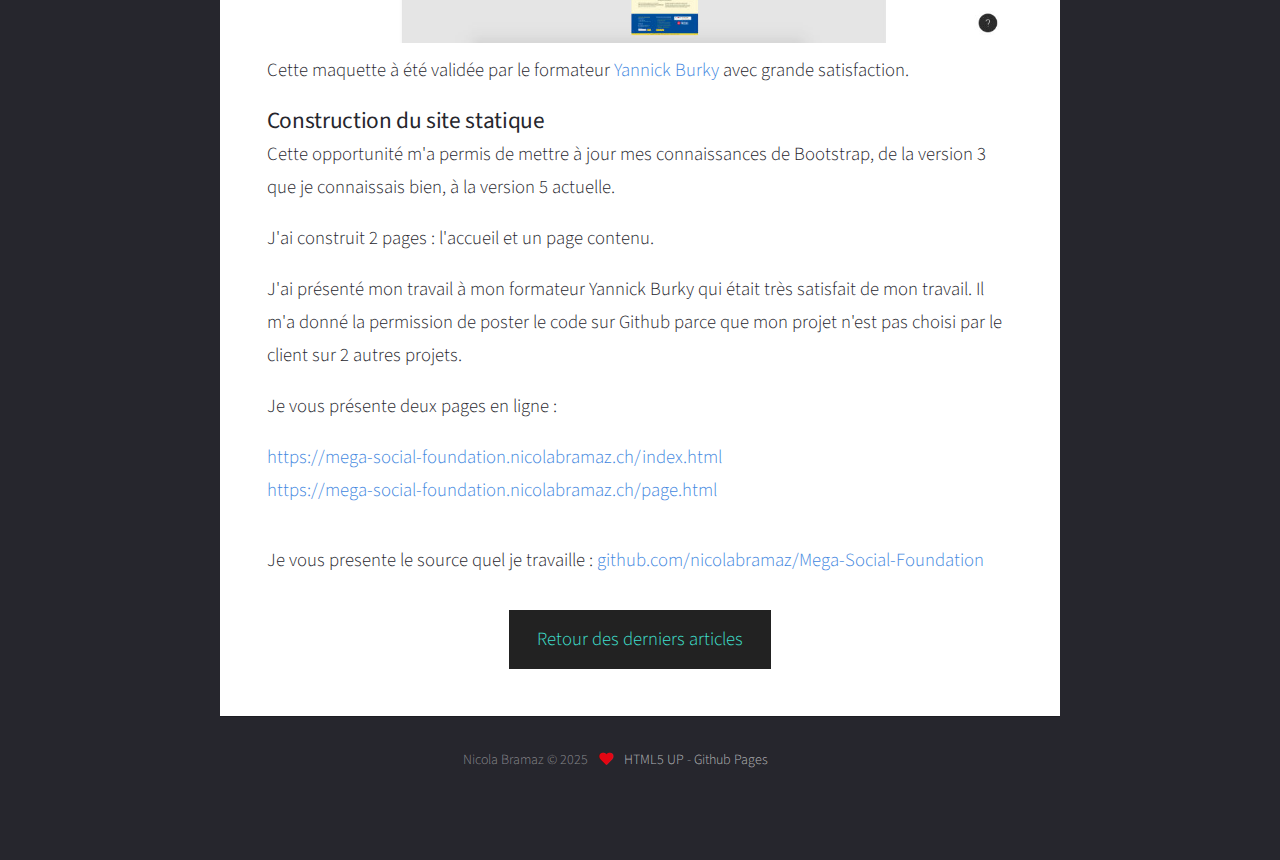
<file: projects/2021-10-11-Mega-Social-Foundation.html>
<!DOCTYPE HTML>
<html>
	<head>
		<title>Nicola Bramaz - Projet de N23dev.ch </title>
		<meta charset="utf-8" />
		<meta lang="fr">
		<meta name="viewport" content="width=device-width, initial-scale=1, user-scalable=no" />
		<meta name="author" content="Nicola Bramaz">
		<meta name="description" content="L'ancien blog personnel de Nicola Bramaz." />
		<meta name="keywords" content="Nicola Bramaz, blog, personnel" />
		<link rel="stylesheet" href="../assets/css/main.css" />
		<link rel="stylesheet" href="../assets/css/custom.css" />
		<noscript><link rel="stylesheet" href="../assets/css/noscript.css" /></noscript>
	</head>
	<body id="projects" class="is-preload">
		<div id="wrapper">
			<nav id="nav">
				<a href="../index.html" class="icon solid fa-home inactive"><span>Accueil</span></a>
				<a href="../index.html#about" class="icon solid fa-user"><span>Propos</span></a>
				<a href="../index.html#career" class="icon solid fa-project-diagram"><span>Carrière</span></a>
				<a href="../index.html#portfolio" class="icon solid fa-paint-brush active"><span>Portfolio</span></a>
				<a href="../index.html#blog" class="icon solid fa-comment-dots "><span>Blog</span></a>
			</nav>
			<div id="main">
				<article id="project" class="panel">
					<header>
						<h2>Mega Social Foundation</h2>
						<div class="blog-detail">
							<span class="date">Publié le 11 octobre 2021</span>
							<span class="tag">Site statique</span>
							<span class="author">Nicola Bramaz</span>
						</div>
					</header>
					<div class="gallery">
						<p>Je vous présente deux images ce que j'ai construit le site pendant mes cours par Ada:Flow, vous pouvez cliquer un de ces images pour voir l'image entière : </p>
						<div class="flex">
							<div class="col-2"><a href="#img-01" ><img src="images/2021-10-11-Mega-Social-Foundation-Screenshot-Home-small.jpg" alt="Accueil du site" /></a><br /><pre>Accueil du site</pre></div>
							<div class="col-2"><a href="#img-02"><img src="images/2021-10-11-Mega-Social-Foundation-Screenshot-Page-small.jpg" alt="Page du site" /></a><br /><pre>Page du site</pre></div>
						</div>
						<!-- List lightbox --> 
						<a href="#_" id="img-01" class="lightbox"><img src="images/2021-10-11-Mega-Social-Foundation-Screenshot-Home.jpg" alt="Accueil du site" /></a>
						<a href="#_" id="img-02" class="lightbox"><img src="images/2021-10-11-Mega-Social-Foundation-Screenshot-Page.jpg" alt="Page du site" /></a>
					</div>
					<p>Je travaille dans un projet de formation nommé Adaflow sous le programme Web 360° de l'association Powerhouse à Lausanne qui a pour 2 objectifs :</p>
					<ul>
						<li>de soutenir l'intégration professionnelle des participant·e·s et de répondre aux besoins du marché.</li>
						<li>de développer sa carrière dans le web et la transformation Digitale.</li>
					</ul>
					<p>Voici la base du site de Mega Social Foundation : <a href="https://www.megasocialfoundation.org">www.megasocialfoundation.org</a></p>
					<p>La fondation n'ayant pas les moyens financiers pour réaliser leur site, le projet a été proposé aux étudiants du programme, et ainsi de mettre en pratique les appris.</p>
					<h3>Ma partie, étape par étape :</h3>
					<p>Un cahier des charges a été réalisé en commun avec les autres étudiants et la cliente. À l'aide de Figma, de la version en ligne du site et des anciennes versions du site récupérées sur archive.org, j'ai réalisé une maquette fonctionnelle:</p>
					<div class="flex">
						<div class="col-12"><a href="#img-03" ><img src="images/2021-10-11-Mega-Social-Foundation-Figma-small.jpg" alt="Développement du visuel via Figma" /></a><br /></div>
					</div>
					<!-- List lightbox --> 
					<a href="#_" id="img-03" class="lightbox"><img src="images/2021-10-11-Mega-Social-Foundation-Figma.png" alt="Accueil du site" /></a>
					<p>Cette maquette à été validée par le formateur <a href="https://adaflow.ch/a-propos/">Yannick Burky</a> avec grande satisfaction.</p>
					<h3>Construction du site statique</h3>
					<p>Cette opportunité m'a permis de mettre à jour mes connaissances de Bootstrap, de la version 3 que je connaissais bien, à la version 5 actuelle.</p>
					<p>J'ai construit 2 pages : l'accueil et un page contenu.</p>
					<p>J'ai présenté mon travail à mon formateur Yannick Burky qui était très satisfait de mon travail. Il m'a donné la permission de poster le code sur Github parce que mon projet n'est pas choisi par le client sur 2 autres projets.</p>
					<p>Je vous présente deux pages en ligne :</p>
					<ul>
						<li><a href="https://mega-social-foundation.nicolabramaz.ch/index.html" target="_blank">https://mega-social-foundation.nicolabramaz.ch/index.html</a></li>
						<li><a href="http://mega-social-foundation.nicolabramaz.ch/page.html" target="_blank">https://mega-social-foundation.nicolabramaz.ch/page.html</a></li>
					</ul>
					<p>Je vous presente le source quel je travaille : <a href="https://github.com/nicolabramaz/Mega-Social-Foundation" target="_blank">github.com/nicolabramaz/Mega-Social-Foundation</a></p>
					<div class="return">
						<a href="../index.html#portfolio" class="button" role="button">Retour des derniers articles</a>
					</div>
				</article>
			</div>
			<div id="footer">
				<ul class="copyright">
					<li>Nicola Bramaz &copy; 2025</li>
					<li><span class="heartbeat"><i class="fas fa-heart"></i></span></li>
					<li><a href="http://html5up.net">HTML5 UP</a> - <a href="https://pages.github.com/" target="_blank">Github Pages</a></li></li>
				</ul>
			</div>
		</div>
		<script src="../assets/js/jquery.min.js"></script>
		<script src="../assets/js/browser.min.js"></script>
		<script src="../assets/js/breakpoints.min.js"></script>
		<script src="../assets/js/util.js"></script>
		<script src="../assets/js/main.js"></script>
	</body>
</html>
</file>
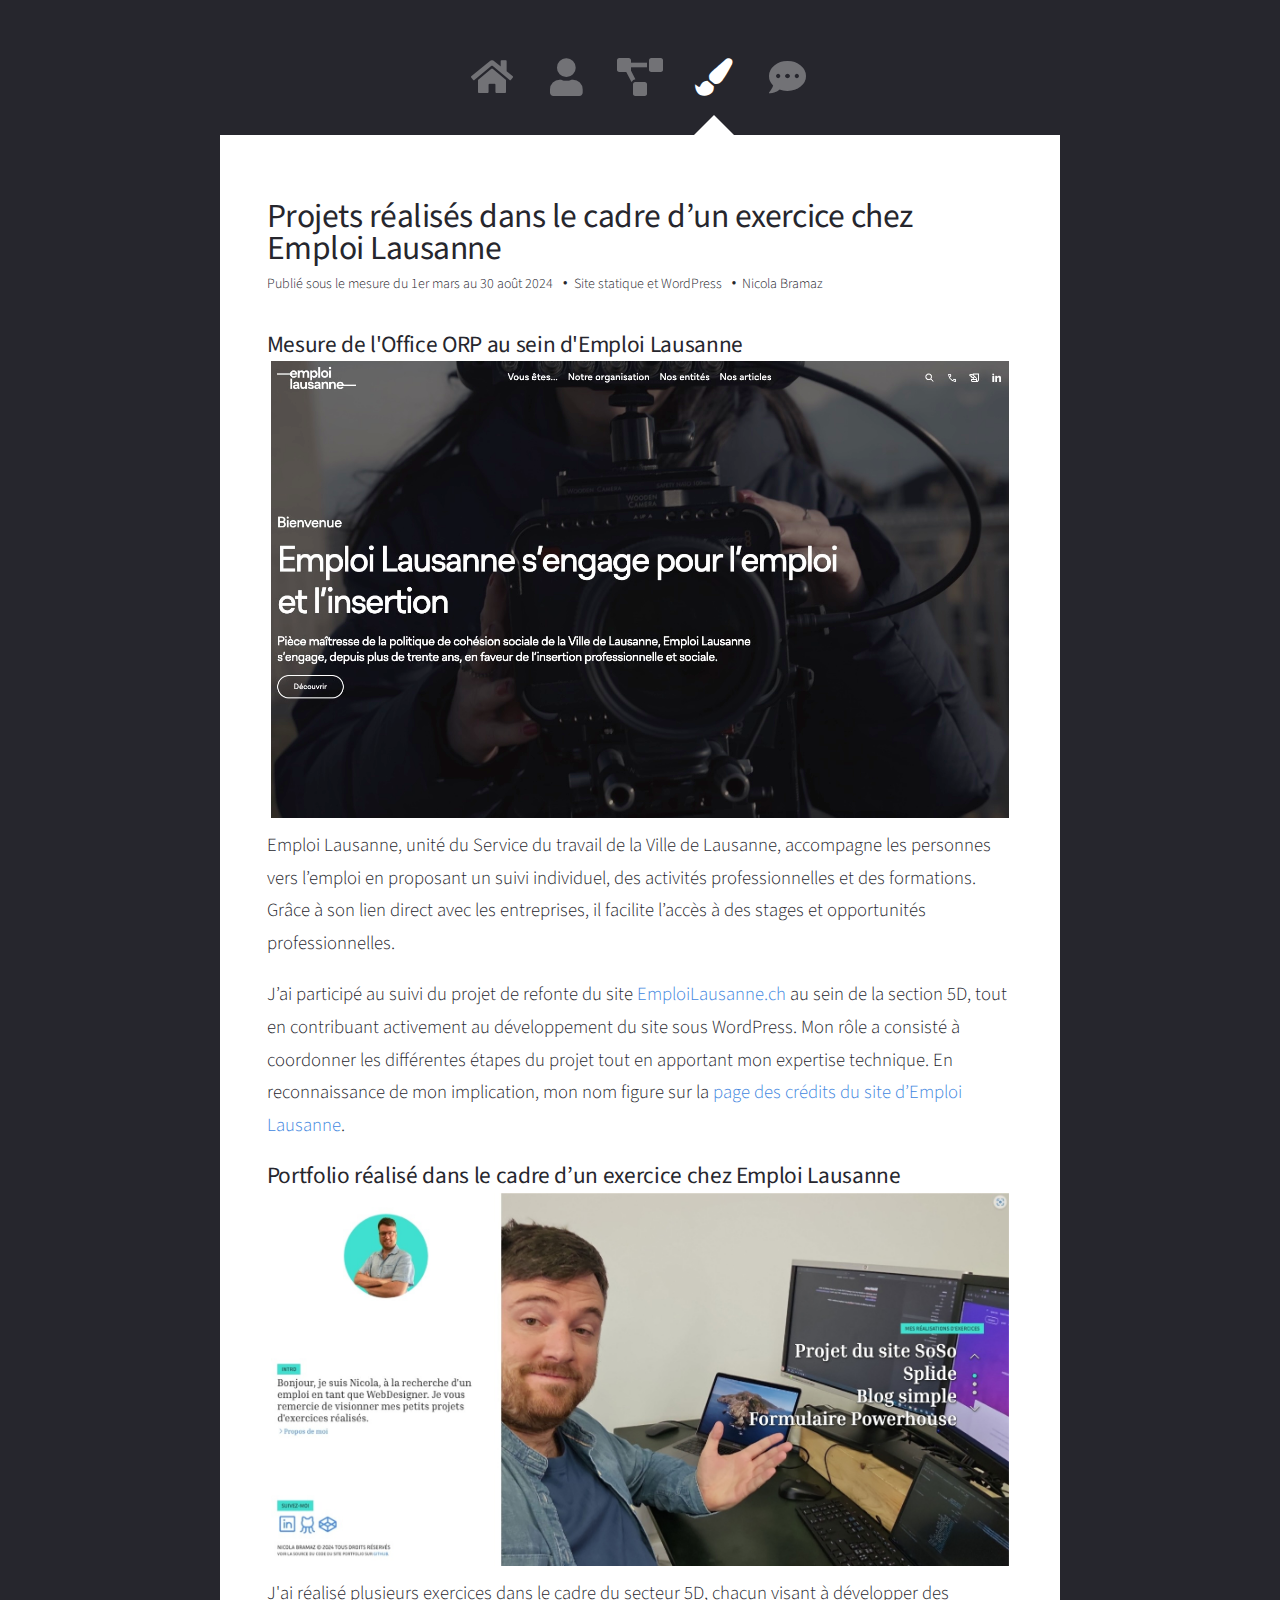
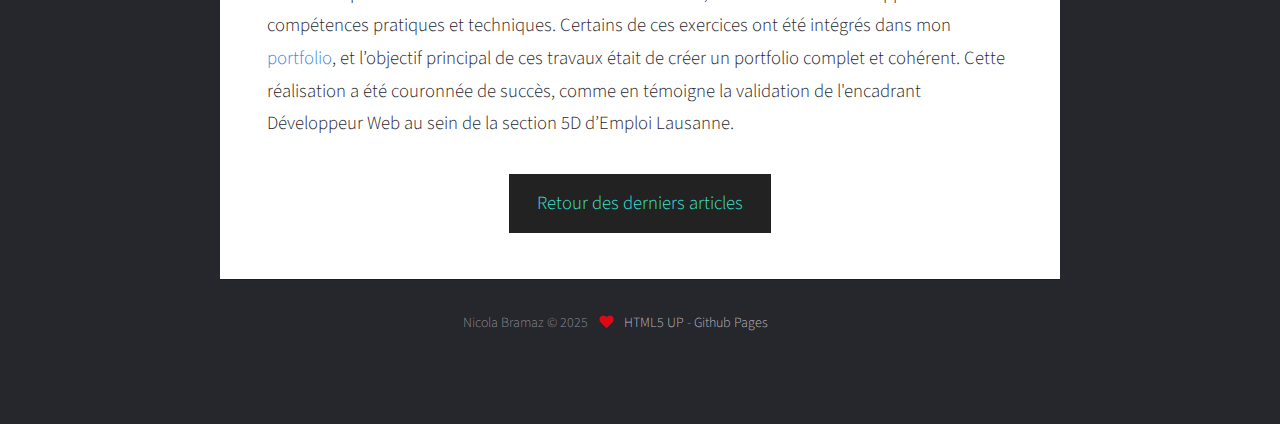
<file: projects/2024-Portfolio5D.html>
<!DOCTYPE HTML>
<html>
	<head>
		<title>Nicola Bramaz - Projet de N23dev.ch </title>
		<meta charset="utf-8" />
		<meta lang="fr">
		<meta name="viewport" content="width=device-width, initial-scale=1, user-scalable=no" />
		<meta name="author" content="Nicola Bramaz">
		<meta name="description" content="L'ancien blog personnel de Nicola Bramaz." />
		<meta name="keywords" content="Nicola Bramaz, blog, personnel" />
		<link rel="stylesheet" href="../assets/css/main.css" />
		<link rel="stylesheet" href="../assets/css/custom.css" />
		<noscript><link rel="stylesheet" href="../assets/css/noscript.css" /></noscript>
	</head>
	<body id="projects" class="is-preload">
		<div id="wrapper">
			<nav id="nav">
				<a href="../index.html" class="icon solid fa-home inactive"><span>Accueil</span></a>
				<a href="../index.html#about" class="icon solid fa-user"><span>Propos</span></a>
				<a href="../index.html#career" class="icon solid fa-project-diagram"><span>Carrière</span></a>
				<a href="../index.html#portfolio" class="icon solid fa-paint-brush active"><span>Portfolio</span></a>
				<a href="../index.html#blog" class="icon solid fa-comment-dots "><span>Blog</span></a>
			</nav>
			<div id="main">
				<article id="project" class="panel">
					<header>
						<h2>Projets réalisés dans le cadre d’un exercice chez Emploi Lausanne</h2>
						<div class="blog-detail">
							<span class="date">Publié sous le mesure du 1er mars au 30 août 2024</span>
							<span class="tag">Site statique et WordPress</span>
							<span class="author">Nicola Bramaz</span>
						</div>
					</header>
					<h3>Mesure de l'Office ORP au sein d'Emploi Lausanne</h3>
					<div class="flex">
						<div class="col-12"><a href="https://www.emploilausanne.ch/" target="_blank" ><img src="images/2024-EmploiLausanneCH.jpg" alt="Site d'Emploi Lausanne" /></a><br /></div>
					</div>
					<p>Emploi Lausanne, unité du Service du travail de la Ville de Lausanne, accompagne les personnes vers l’emploi en proposant un suivi individuel, des activités professionnelles et des formations. Grâce à son lien direct avec les entreprises, il facilite l’accès à des stages et opportunités professionnelles.</p>
					<p>J’ai participé au suivi du projet de refonte du site <a href="https://www.emploilausanne.ch/" target="_blank">EmploiLausanne.ch</a> au sein de la section 5D, tout en contribuant activement au développement du site sous WordPress. Mon rôle a consisté à coordonner les différentes étapes du projet tout en apportant mon expertise technique. En reconnaissance de mon implication, mon nom figure sur la <a href="https://www.emploilausanne.ch/credits/" target="_blank">page des crédits du site d’Emploi Lausanne</a>.</p>
					<h3>Portfolio réalisé dans le cadre d’un exercice chez Emploi Lausanne</h3>
					<div class="flex">
						<div class="col-12"><a href="https://www.emploilausanne.ch/" target="_blank" ><img src="images/2025-Portfolio5D-Site.jpg" alt="Site d'Emploi Lausanne" /></a><br /></div>
					</div>
					<p>J'ai réalisé plusieurs exercices dans le cadre du secteur 5D, chacun visant à développer des compétences pratiques et techniques. Certains de ces exercices ont été intégrés dans mon <a href="https://portfolio.nicolabramaz.ch/">portfolio</a>, et l’objectif principal de ces travaux était de créer un portfolio complet et cohérent. Cette réalisation a été couronnée de succès, comme en témoigne la validation de l'encadrant Développeur Web au sein de la section 5D d’Emploi Lausanne.</p>
					<div class="return">
						<a href="../index.html#portfolio" class="button" role="button">Retour des derniers articles</a>
					</div>
				</article>
			</div>
			<div id="footer">
				<ul class="copyright">
					<li>Nicola Bramaz &copy; 2025</li>
					<li><span class="heartbeat"><i class="fas fa-heart"></i></span></li>
					<li><a href="http://html5up.net">HTML5 UP</a> - <a href="https://pages.github.com/" target="_blank">Github Pages</a></li></li>
				</ul>
			</div>
		</div>
		<script src="../assets/js/jquery.min.js"></script>
		<script src="../assets/js/browser.min.js"></script>
		<script src="../assets/js/breakpoints.min.js"></script>
		<script src="../assets/js/util.js"></script>
		<script src="../assets/js/main.js"></script>
	</body>
</html>
</file>
<file: assets/css/custom.css>
body, .thumbnail {
    background: #26262d none;
}

.col-20 {
    width: 20%;
}

#main {
    background: #31313A;
}

a {
    text-decoration: none;
    color: #eeeeee;
}

.text-center {
    text-align: center;
}

#nav a.inactive {
    opacity: 0.35;
}

#nav a:hover.inactive {
    opacity: 1;
}

#nav a.inactive:after {
    display: none;
}

a:hover {
    opacity: 0.8;
}

#main, strong, b, h1, h2, h3, h4, h5, h6, ul.social li a {
    color: #eeeeee;
}

#nav a:after {
    border-bottom-color: #31313A;
}

#home p, article a, article#project .return a, section .icon i, #career i, .date.active {
    color: #40E0D0;
}

article#project a {
    color: #3f87e0;
}


#home p.socialtext {
    font-size: 14px !important;
    color: #eeeeee;
    line-height: 1;
    margin-top: 4em !important;
}

#main > .panel.intro .pic {
    width: 16em;
}

ul.social, section .icon, #career h3 {
    display: flex;
}

ul.social, #career ul {
    list-style: none;
}

ul.social {
    list-style: none;
    padding: 0;
}

ul.social li:first-child {
    padding-left: 0;
}

ul.social li a {
    font-size: 18px;
}

#about h2 {
    margin-bottom: 30px;
}

#about > section > div > div, .timeline .date {
    text-align: center;
}

section .icon, #career h3 {
    align-items: center;
}

section .icon {
    justify-content: center;
    background: #26262d;
    height: 70px;
    width: 70px;
    border-radius: 100%;
    margin-left: auto;
    margin-right: auto;
    margin-bottom: 15px;
}

section .icon i, #career i {
    font-size: 30px;
}

#career h3 {
    margin-bottom: 15px;    
}

#career i {
    margin-right: 15px;
}

.timeline {
    position: relative;
    width: 668px;
    margin: 0 auto;
    margin-top: 20px;
    padding: 1em 0;
    list-style-type: none;
}

.timeline:before {
    position: absolute;
    left: 50%;
    top: 0;
    content: ' ';
    display: block;
    width: 6px;
    height: 100%;
    margin-left: -3px;
    background: rgb(80,80,80);
    background: -moz-linear-gradient(top, rgba(80,80,80,0) 0%, rgb(80,80,80) 8%, rgb(80,80,80) 92%, rgba(80,80,80,0) 100%);
    background: -webkit-gradient(linear, left top, left bottom, color-stop(0%,rgba(30,87,153,1)), color-stop(100%,rgba(125,185,232,1)));
    background: -webkit-linear-gradient(top, rgba(80,80,80,0) 0%, rgb(80,80,80) 8%, rgb(80,80,80) 92%, rgba(80,80,80,0) 100%);
    background: -o-linear-gradient(top, rgba(80,80,80,0) 0%, rgb(80,80,80) 8%, rgb(80,80,80) 92%, rgba(80,80,80,0) 100%);
    background: -ms-linear-gradient(top, rgba(80,80,80,0) 0%, rgb(80,80,80) 8%, rgb(80,80,80) 92%, rgba(80,80,80,0) 100%);
    background: linear-gradient(to bottom, rgba(80,80,80,0) 0%, rgb(80,80,80) 8%, rgb(80,80,80) 92%, rgba(80,80,80,0) 100%);
    z-index: 5;
}

.timeline li {
    padding: 1em 0;
}

.timeline li:after {
    content: "";
    display: block;
    height: 0;
    clear: both;
    visibility: hidden;
}

.direction-l {
    position: relative;
    width: 300px;
    float: left;
    text-align: right;
}

.direction-r {
    position: relative;
    width: 300px;
    float: right;
}

.flag-wrapper {
    position: relative;
    display: inline-block;  
    text-align: center;
}

.flag {
    position: relative;
    display: inline;
    background: rgb(248,248,248);
    padding: 10px 20px;
    border-radius: 5px;
    font-size: 16px;
    font-weight: 600;
    text-align: left;
    color: #26262D;
}

.direction-l .flag {
    -webkit-box-shadow: -1px 1px 1px rgba(0,0,0,0.15), 0 0 1px rgba(0,0,0,0.15);
    -moz-box-shadow: -1px 1px 1px rgba(0,0,0,0.15), 0 0 1px rgba(0,0,0,0.15);
    box-shadow: -1px 1px 1px rgba(0,0,0,0.15), 0 0 1px rgba(0,0,0,0.15);
}

.direction-r .flag {
    -webkit-box-shadow: 1px 1px 1px rgba(0,0,0,0.15), 0 0 1px rgba(0,0,0,0.15);
    -moz-box-shadow: 1px 1px 1px rgba(0,0,0,0.15), 0 0 1px rgba(0,0,0,0.15);
    box-shadow: 1px 1px 1px rgba(0,0,0,0.15), 0 0 1px rgba(0,0,0,0.15);
}

.direction-l .flag:before,
.direction-r .flag:before {
    position: absolute;
    top: 50%;
    right: -40px;
    content: ' ';
    display: block;
    width: 12px;
    height: 12px;
    margin-top: -10px;
    background: #26262d;
    border-radius: 10px;
    border: 4px solid #40E0D0;
    z-index: 10;
}

.direction-r .flag:before {
    left: -40px;
}

.direction-l .flag:after {
    content: "";
    position: absolute;
    left: 100%;
    top: 50%;
    height: 0;
    width: 0;
    margin-top: -8px;
    border: solid transparent;
    border-left-color: rgb(248,248,248);
    border-width: 8px;
    pointer-events: none;
}

.direction-r .flag:after {
    content: "";
    position: absolute;
    right: 100%;
    top: 50%;
    height: 0;
    width: 0;
    margin-top: -8px;
    border: solid transparent;
    border-right-color: rgb(248,248,248);
    border-width: 8px;
    pointer-events: none;
}

.time-wrapper {
    display: inline-block;
    line-height: 1em;
    font-size: 0.66666em;
    color: #40E0D0;
    vertical-align: middle;
    margin-top: 8px;
}

.direction-l .time-wrapper {
    float: left;
}

.direction-r .time-wrapper {
    float: right;
}

.time {
    display: inline-block;
    padding: 4px 6px;
    background: #26262d;
    font-size: 12px;
}

.desc {
    margin: 1em 0.75em 0 0;
    font-size: 14px;
    line-height: 1.5em;
}

.direction-r .desc {
    margin: 1em 0 0 0.75em;
}
  
  /* Timeline Media Queries */
  
  @media screen and (max-width: 945px) {
  
    .timeline {
        width: 100%;
        padding: 4em 0 1em 0;
    }

    .timeline li {
        padding: 2em 0;
    }

    .direction-l,
    .direction-r {
        float: none;
        width: 100%;
        text-align: center;
    }

    .flag-wrapper {
        text-align: center;
    }

    .flag {
        background: rgb(255,255,255);
        z-index: 15;
    }

    .direction-l .flag:before,
    .direction-r .flag:before {
        position: absolute;
        top: -30px;
        left: 50%;
        content: ' ';
        display: block;
        width: 12px;
        height: 12px;
        margin-left: -6px;
        background: #26262D;
        border-radius: 10px;
        border: 4px solid #40E0D0;
        z-index: 10;
    }

    .direction-l .flag:after,
    .direction-r .flag:after {
        content: "";
        position: absolute;
        left: 50%;
        top: -8px;
        height: 0;
        width: 0;
        margin-left: -8px;
        border: solid transparent;
        border-bottom-color: rgb(255,255,255);
        border-width: 8px;
        pointer-events: none;
    }

    .time-wrapper {
        display: block;
        position: relative;
        margin: 4px 0 0 0;
        z-index: 14;
    }

    .direction-l .time-wrapper {
        float: none;
    }

    .direction-r .time-wrapper {
        float: none;
    }

    .desc {
        position: relative;
        margin: 1em 0 0 0;
        padding: 1em;
        background: rgb(245,245,245);
        -webkit-box-shadow: 0 0 1px rgba(0,0,0,0.20);
        -moz-box-shadow: 0 0 1px rgba(0,0,0,0.20);
        box-shadow: 0 0 1px rgba(0,0,0,0.20);
        color: #26262d;
        z-index: 15;
    }

    .direction-l .desc,
    .direction-r .desc {
        position: relative;
        margin: 1em 1em 0 1em;
        padding: 1em;
        z-index: 15;
    }
}
  
@media screen and (min-width: 400px) and (max-width: 945px) {
    .direction-l .desc,
    .direction-r .desc {
        margin: 1em 4em 0 4em;
    }

}

#portfolio > section > div > div {
    position: relative;
    width: 50%;
}

#portfolio img {
    opacity: 1;
    display: block;
    width: 100%;
    height: auto;
    transition: .5s ease;
    backface-visibility: hidden;
}
  
.overlay {
    transition: .5s ease;
    opacity: 0;
    position: absolute;
    top: 60%;
    left: 50%;
    transform: translate(-45%, -50%);
    -ms-transform: translate(-50%, -50%);
    text-align: center;
}
#portfolio a:hover img {
    opacity: 0.3;
}
  
#portfolio a:hover .overlay {
    opacity: 1;
}
  
#portfolio .overlay p {
    background-color: rgba(49, 49, 58, .5);
    color: #eeeeee;
    font-size: 16px;
    padding: 7px 9px;
}

#projects #nav a::after {
    border-bottom-color: #ffffff;
}

#project {
    background: #ffffff;
}

#project, #project h2, #project h3, #project strong {
    color: #26262d;
}

#project p {
    margin-bottom: 1em;
}

#project .logo {
    display: flex;
    justify-content: center;
    margin-bottom: 15px;
}

#project .gallery {
    display: inline-block;
}

#project .gallery pre {
    font-size: 14px;
    text-align: center;
    color: #777777;
}

#project .gallery > a > img:first-child {
    margin-bottom: 15px;
}

#project .flex {
    display: -ms-flexbox;
    display: flex;
    -ms-flex-wrap: wrap;
    flex-wrap: wrap;
    padding: 0 4px;
}

#project .col-2 {
    -ms-flex: 50%;
    flex: 50%;
    max-width: 50%;
    padding: 0 4px;
}

#project .col-3 {
    -ms-flex: 33%;
    flex: 33%;
    max-width: 33%;
    padding: 0 4px;
}

#project .col-1 img, #project .flex img {
    width: 100%;
}

#project .lightbox {
	/** Default lightbox to hidden */
	display: none;

	/** Position and style */
	position: fixed;
	z-index: 999;
	width: 100%;
	height: 100%;
	text-align: center;
	top: 0;
	left: 0;
	background: rgba(0,0,0,0.8);
}

#project a:hover.lightbox {
    opacity: 1;
} 

#project .lightbox img {
	/** Pad the lightbox image */
	max-width: 90%;
	max-height: 90%;
	margin-top: 2%;
}

#project .lightbox:target {
	/** Remove default browser outline */
	outline: none;

	/** Unhide lightbox **/
	display: block;
}

#project ul {
    list-style: none;
}

#project ul, #project ul li {
    padding: 0;
}


.thumbnail .date {
    font-size: 14px;
}

.thumbnail h3 {
    font-size: 24px;
    margin-bottom: 10px;
}

.caption {
    padding: 15px;
    font-size: 16px;
    line-height: 1.4;
}

#blog img {
 width: 100%;
}

#blog h2 {
    margin-top: 15px;
}

.blog-detail > span {
    font-size: 14px;
}

.blog-detail > span.tag:before, .blog-detail > span.author:before {
    content: '';
    content: "\02022";
    font-family: serif;
    padding: 0 6px 0 6px;
}

#blog .sources {
    border-top: #eeeeee solid 1px;
    font-size: 12px;
    line-height: 1.6;
}

.return {
    display: flex;
    justify-content: center;
    padding-top: 15px;
}

@keyframes heartbeat {
    0%,
    28%,
    70% {
        -webkit-transform: scale(1);
        transform: scale(1);
    }
    14%,
    42% {
        -webkit-transform: scale(1.3);
        transform:scale(1.3);
    }
}

#footer .copyright {
    margin-left: -50px;
}

#footer .copyright li {
    border-left: 0 none;
    padding-left: 0;
    margin-left: 8px;
}

.heartbeat {
    color: #e30613;
}

.heartbeat i {
    -webkit-animation:heartbeat 1.2s ease .05s infinite normal;
    animation:heartbeat 1.2s ease .05s infinite normal;
}
</file>
<file: assets/css/noscript.css>
/*
	Astral by HTML5 UP
	html5up.net | @ajlkn
	Free for personal and commercial use under the CCA 3.0 license (html5up.net/license)
*/

/* Wrapper */

	#wrapper {
		opacity: 1 !important;
	}

/* Nav */

	#nav a {
		opacity: 1.0;
	}

		#nav a:before, #nav a:after {
			display: none;
		}

		#nav a span {
			top: 0;
			opacity: 1.0;
		}

			#nav a span:after {
				display: none;
			}

/* Main */

	#main {
		background: none;
		box-shadow: none;
	}

		#main > .panel {
			background: #ffffff;
			margin-bottom: 2em;
		}

			#main > .panel:last-child {
				margin-bottom: 0;
			}
</file>
<file: assets/css/main.css>
@import url("https://fonts.googleapis.com/css?family=Source+Sans+Pro:300,400,300italic,400italic");
@import url("fontawesome-all.min.css");

/*
	Astral by HTML5 UP
	html5up.net | @ajlkn
	Free for personal and commercial use under the CCA 3.0 license (html5up.net/license)
*/

html, body, div, span, applet, object,
iframe, h1, h2, h3, h4, h5, h6, p, blockquote,
pre, a, abbr, acronym, address, big, cite,
code, del, dfn, em, img, ins, kbd, q, s, samp,
small, strike, strong, sub, sup, tt, var, b,
u, i, center, dl, dt, dd, ol, ul, li, fieldset,
form, label, legend, table, caption, tbody,
tfoot, thead, tr, th, td, article, aside,
canvas, details, embed, figure, figcaption,
footer, header, hgroup, menu, nav, output, ruby,
section, summary, time, mark, audio, video {
	margin: 0;
	padding: 0;
	border: 0;
	font-size: 100%;
	font: inherit;
	vertical-align: baseline;}

article, aside, details, figcaption, figure,
footer, header, hgroup, menu, nav, section {
	display: block;}

body {
	line-height: 1;
}

ol, ul {
	list-style: none;
}

blockquote, q {
	quotes: none;
}

	blockquote:before, blockquote:after, q:before, q:after {
		content: '';
		content: none;
	}

table {
	border-collapse: collapse;
	border-spacing: 0;
}

body {
	-webkit-text-size-adjust: none;
}

mark {
	background-color: transparent;
	color: inherit;
}

input::-moz-focus-inner {
	border: 0;
	padding: 0;
}

input, select, textarea {
	-moz-appearance: none;
	-webkit-appearance: none;
	-ms-appearance: none;
	appearance: none;
}

/* Row */

	.row {
		display: flex;
		flex-wrap: wrap;
		box-sizing: border-box;
		align-items: stretch;
	}

		.row > * {
			box-sizing: border-box;
		}

		.row.gtr-uniform > * > :last-child {
			margin-bottom: 0;
		}

		.row.aln-left {
			justify-content: flex-start;
		}

		.row.aln-center {
			justify-content: center;
		}

		.row.aln-right {
			justify-content: flex-end;
		}

		.row.aln-top {
			align-items: flex-start;
		}

		.row.aln-middle {
			align-items: center;
		}

		.row.aln-bottom {
			align-items: flex-end;
		}

		.row > .imp {
			order: -1;
		}

		.row > .col-1 {
			width: 8.33333%;
		}

		.row > .off-1 {
			margin-left: 8.33333%;
		}

		.row > .col-2 {
			width: 16.66667%;
		}

		.row > .off-2 {
			margin-left: 16.66667%;
		}

		.row > .col-3 {
			width: 25%;
		}

		.row > .off-3 {
			margin-left: 25%;
		}

		.row > .col-4 {
			width: 33.33333%;
		}

		.row > .off-4 {
			margin-left: 33.33333%;
		}

		.row > .col-5 {
			width: 41.66667%;
		}

		.row > .off-5 {
			margin-left: 41.66667%;
		}

		.row > .col-6 {
			width: 50%;
		}

		.row > .off-6 {
			margin-left: 50%;
		}

		.row > .col-7 {
			width: 58.33333%;
		}

		.row > .off-7 {
			margin-left: 58.33333%;
		}

		.row > .col-8 {
			width: 66.66667%;
		}

		.row > .off-8 {
			margin-left: 66.66667%;
		}

		.row > .col-9 {
			width: 75%;
		}

		.row > .off-9 {
			margin-left: 75%;
		}

		.row > .col-10 {
			width: 83.33333%;
		}

		.row > .off-10 {
			margin-left: 83.33333%;
		}

		.row > .col-11 {
			width: 91.66667%;
		}

		.row > .off-11 {
			margin-left: 91.66667%;
		}

		.row > .col-12 {
			width: 100%;
		}

		.row > .off-12 {
			margin-left: 100%;
		}

		.row.gtr-0 {
			margin-top: 0em;
			margin-left: 0em;
		}

			.row.gtr-0 > * {
				padding: 0em 0 0 0em;
			}

			.row.gtr-0.gtr-uniform {
				margin-top: 0em;
			}

				.row.gtr-0.gtr-uniform > * {
					padding-top: 0em;
				}

		.row.gtr-25 {
			margin-top: -0.3125em;
			margin-left: -0.3125em;
		}

			.row.gtr-25 > * {
				padding: 0.3125em 0 0 0.3125em;
			}

			.row.gtr-25.gtr-uniform {
				margin-top: -0.3125em;
			}

				.row.gtr-25.gtr-uniform > * {
					padding-top: 0.3125em;
				}

		.row.gtr-50 {
			margin-top: -0.625em;
			margin-left: -0.625em;
		}

			.row.gtr-50 > * {
				padding: 0.625em 0 0 0.625em;
			}

			.row.gtr-50.gtr-uniform {
				margin-top: -0.625em;
			}

				.row.gtr-50.gtr-uniform > * {
					padding-top: 0.625em;
				}

		.row {
			margin-top: -1.25em;
			margin-left: -1.25em;
		}

			.row > * {
				padding: 1.25em 0 0 1.25em;
			}

			.row.gtr-uniform {
				margin-top: -1.25em;
			}

				.row.gtr-uniform > * {
					padding-top: 1.25em;
				}

		.row.gtr-150 {
			margin-top: -1.875em;
			margin-left: -1.875em;
		}

			.row.gtr-150 > * {
				padding: 1.875em 0 0 1.875em;
			}

			.row.gtr-150.gtr-uniform {
				margin-top: -1.875em;
			}

				.row.gtr-150.gtr-uniform > * {
					padding-top: 1.875em;
				}

		.row.gtr-200 {
			margin-top: -2.5em;
			margin-left: -2.5em;
		}

			.row.gtr-200 > * {
				padding: 2.5em 0 0 2.5em;
			}

			.row.gtr-200.gtr-uniform {
				margin-top: -2.5em;
			}

				.row.gtr-200.gtr-uniform > * {
					padding-top: 2.5em;
				}

		@media screen and (max-width: 1680px) {

			.row {
				display: flex;
				flex-wrap: wrap;
				box-sizing: border-box;
				align-items: stretch;
			}

				.row > * {
					box-sizing: border-box;
				}

				.row.gtr-uniform > * > :last-child {
					margin-bottom: 0;
				}

				.row.aln-left {
					justify-content: flex-start;
				}

				.row.aln-center {
					justify-content: center;
				}

				.row.aln-right {
					justify-content: flex-end;
				}

				.row.aln-top {
					align-items: flex-start;
				}

				.row.aln-middle {
					align-items: center;
				}

				.row.aln-bottom {
					align-items: flex-end;
				}

				.row > .imp-xlarge {
					order: -1;
				}

				.row > .col-1-xlarge {
					width: 8.33333%;
				}

				.row > .off-1-xlarge {
					margin-left: 8.33333%;
				}

				.row > .col-2-xlarge {
					width: 16.66667%;
				}

				.row > .off-2-xlarge {
					margin-left: 16.66667%;
				}

				.row > .col-3-xlarge {
					width: 25%;
				}

				.row > .off-3-xlarge {
					margin-left: 25%;
				}

				.row > .col-4-xlarge {
					width: 33.33333%;
				}

				.row > .off-4-xlarge {
					margin-left: 33.33333%;
				}

				.row > .col-5-xlarge {
					width: 41.66667%;
				}

				.row > .off-5-xlarge {
					margin-left: 41.66667%;
				}

				.row > .col-6-xlarge {
					width: 50%;
				}

				.row > .off-6-xlarge {
					margin-left: 50%;
				}

				.row > .col-7-xlarge {
					width: 58.33333%;
				}

				.row > .off-7-xlarge {
					margin-left: 58.33333%;
				}

				.row > .col-8-xlarge {
					width: 66.66667%;
				}

				.row > .off-8-xlarge {
					margin-left: 66.66667%;
				}

				.row > .col-9-xlarge {
					width: 75%;
				}

				.row > .off-9-xlarge {
					margin-left: 75%;
				}

				.row > .col-10-xlarge {
					width: 83.33333%;
				}

				.row > .off-10-xlarge {
					margin-left: 83.33333%;
				}

				.row > .col-11-xlarge {
					width: 91.66667%;
				}

				.row > .off-11-xlarge {
					margin-left: 91.66667%;
				}

				.row > .col-12-xlarge {
					width: 100%;
				}

				.row > .off-12-xlarge {
					margin-left: 100%;
				}

				.row.gtr-0 {
					margin-top: 0em;
					margin-left: 0em;
				}

					.row.gtr-0 > * {
						padding: 0em 0 0 0em;
					}

					.row.gtr-0.gtr-uniform {
						margin-top: 0em;
					}

						.row.gtr-0.gtr-uniform > * {
							padding-top: 0em;
						}

				.row.gtr-25 {
					margin-top: -0.3125em;
					margin-left: -0.3125em;
				}

					.row.gtr-25 > * {
						padding: 0.3125em 0 0 0.3125em;
					}

					.row.gtr-25.gtr-uniform {
						margin-top: -0.3125em;
					}

						.row.gtr-25.gtr-uniform > * {
							padding-top: 0.3125em;
						}

				.row.gtr-50 {
					margin-top: -0.625em;
					margin-left: -0.625em;
				}

					.row.gtr-50 > * {
						padding: 0.625em 0 0 0.625em;
					}

					.row.gtr-50.gtr-uniform {
						margin-top: -0.625em;
					}

						.row.gtr-50.gtr-uniform > * {
							padding-top: 0.625em;
						}

				.row {
					margin-top: -1.25em;
					margin-left: -1.25em;
				}

					.row > * {
						padding: 1.25em 0 0 1.25em;
					}

					.row.gtr-uniform {
						margin-top: -1.25em;
					}

						.row.gtr-uniform > * {
							padding-top: 1.25em;
						}

				.row.gtr-150 {
					margin-top: -1.875em;
					margin-left: -1.875em;
				}

					.row.gtr-150 > * {
						padding: 1.875em 0 0 1.875em;
					}

					.row.gtr-150.gtr-uniform {
						margin-top: -1.875em;
					}

						.row.gtr-150.gtr-uniform > * {
							padding-top: 1.875em;
						}

				.row.gtr-200 {
					margin-top: -2.5em;
					margin-left: -2.5em;
				}

					.row.gtr-200 > * {
						padding: 2.5em 0 0 2.5em;
					}

					.row.gtr-200.gtr-uniform {
						margin-top: -2.5em;
					}

						.row.gtr-200.gtr-uniform > * {
							padding-top: 2.5em;
						}

		}

		@media screen and (max-width: 1280px) {

			.row {
				display: flex;
				flex-wrap: wrap;
				box-sizing: border-box;
				align-items: stretch;
			}

				.row > * {
					box-sizing: border-box;
				}

				.row.gtr-uniform > * > :last-child {
					margin-bottom: 0;
				}

				.row.aln-left {
					justify-content: flex-start;
				}

				.row.aln-center {
					justify-content: center;
				}

				.row.aln-right {
					justify-content: flex-end;
				}

				.row.aln-top {
					align-items: flex-start;
				}

				.row.aln-middle {
					align-items: center;
				}

				.row.aln-bottom {
					align-items: flex-end;
				}

				.row > .imp-large {
					order: -1;
				}

				.row > .col-1-large {
					width: 8.33333%;
				}

				.row > .off-1-large {
					margin-left: 8.33333%;
				}

				.row > .col-2-large {
					width: 16.66667%;
				}

				.row > .off-2-large {
					margin-left: 16.66667%;
				}

				.row > .col-3-large {
					width: 25%;
				}

				.row > .off-3-large {
					margin-left: 25%;
				}

				.row > .col-4-large {
					width: 33.33333%;
				}

				.row > .off-4-large {
					margin-left: 33.33333%;
				}

				.row > .col-5-large {
					width: 41.66667%;
				}

				.row > .off-5-large {
					margin-left: 41.66667%;
				}

				.row > .col-6-large {
					width: 50%;
				}

				.row > .off-6-large {
					margin-left: 50%;
				}

				.row > .col-7-large {
					width: 58.33333%;
				}

				.row > .off-7-large {
					margin-left: 58.33333%;
				}

				.row > .col-8-large {
					width: 66.66667%;
				}

				.row > .off-8-large {
					margin-left: 66.66667%;
				}

				.row > .col-9-large {
					width: 75%;
				}

				.row > .off-9-large {
					margin-left: 75%;
				}

				.row > .col-10-large {
					width: 83.33333%;
				}

				.row > .off-10-large {
					margin-left: 83.33333%;
				}

				.row > .col-11-large {
					width: 91.66667%;
				}

				.row > .off-11-large {
					margin-left: 91.66667%;
				}

				.row > .col-12-large {
					width: 100%;
				}

				.row > .off-12-large {
					margin-left: 100%;
				}

				.row.gtr-0 {
					margin-top: 0em;
					margin-left: 0em;
				}

					.row.gtr-0 > * {
						padding: 0em 0 0 0em;
					}

					.row.gtr-0.gtr-uniform {
						margin-top: 0em;
					}

						.row.gtr-0.gtr-uniform > * {
							padding-top: 0em;
						}

				.row.gtr-25 {
					margin-top: -0.3125em;
					margin-left: -0.3125em;
				}

					.row.gtr-25 > * {
						padding: 0.3125em 0 0 0.3125em;
					}

					.row.gtr-25.gtr-uniform {
						margin-top: -0.3125em;
					}

						.row.gtr-25.gtr-uniform > * {
							padding-top: 0.3125em;
						}

				.row.gtr-50 {
					margin-top: -0.625em;
					margin-left: -0.625em;
				}

					.row.gtr-50 > * {
						padding: 0.625em 0 0 0.625em;
					}

					.row.gtr-50.gtr-uniform {
						margin-top: -0.625em;
					}

						.row.gtr-50.gtr-uniform > * {
							padding-top: 0.625em;
						}

				.row {
					margin-top: -1.25em;
					margin-left: -1.25em;
				}

					.row > * {
						padding: 1.25em 0 0 1.25em;
					}

					.row.gtr-uniform {
						margin-top: -1.25em;
					}

						.row.gtr-uniform > * {
							padding-top: 1.25em;
						}

				.row.gtr-150 {
					margin-top: -1.875em;
					margin-left: -1.875em;
				}

					.row.gtr-150 > * {
						padding: 1.875em 0 0 1.875em;
					}

					.row.gtr-150.gtr-uniform {
						margin-top: -1.875em;
					}

						.row.gtr-150.gtr-uniform > * {
							padding-top: 1.875em;
						}

				.row.gtr-200 {
					margin-top: -2.5em;
					margin-left: -2.5em;
				}

					.row.gtr-200 > * {
						padding: 2.5em 0 0 2.5em;
					}

					.row.gtr-200.gtr-uniform {
						margin-top: -2.5em;
					}

						.row.gtr-200.gtr-uniform > * {
							padding-top: 2.5em;
						}

		}

		@media screen and (max-width: 980px) {

			.row {
				display: flex;
				flex-wrap: wrap;
				box-sizing: border-box;
				align-items: stretch;
			}

				.row > * {
					box-sizing: border-box;
				}

				.row.gtr-uniform > * > :last-child {
					margin-bottom: 0;
				}

				.row.aln-left {
					justify-content: flex-start;
				}

				.row.aln-center {
					justify-content: center;
				}

				.row.aln-right {
					justify-content: flex-end;
				}

				.row.aln-top {
					align-items: flex-start;
				}

				.row.aln-middle {
					align-items: center;
				}

				.row.aln-bottom {
					align-items: flex-end;
				}

				.row > .imp-medium {
					order: -1;
				}

				.row > .col-1-medium {
					width: 8.33333%;
				}

				.row > .off-1-medium {
					margin-left: 8.33333%;
				}

				.row > .col-2-medium {
					width: 16.66667%;
				}

				.row > .off-2-medium {
					margin-left: 16.66667%;
				}

				.row > .col-3-medium {
					width: 25%;
				}

				.row > .off-3-medium {
					margin-left: 25%;
				}

				.row > .col-4-medium {
					width: 33.33333%;
				}

				.row > .off-4-medium {
					margin-left: 33.33333%;
				}

				.row > .col-5-medium {
					width: 41.66667%;
				}

				.row > .off-5-medium {
					margin-left: 41.66667%;
				}

				.row > .col-6-medium {
					width: 50%;
				}

				.row > .off-6-medium {
					margin-left: 50%;
				}

				.row > .col-7-medium {
					width: 58.33333%;
				}

				.row > .off-7-medium {
					margin-left: 58.33333%;
				}

				.row > .col-8-medium {
					width: 66.66667%;
				}

				.row > .off-8-medium {
					margin-left: 66.66667%;
				}

				.row > .col-9-medium {
					width: 75%;
				}

				.row > .off-9-medium {
					margin-left: 75%;
				}

				.row > .col-10-medium {
					width: 83.33333%;
				}

				.row > .off-10-medium {
					margin-left: 83.33333%;
				}

				.row > .col-11-medium {
					width: 91.66667%;
				}

				.row > .off-11-medium {
					margin-left: 91.66667%;
				}

				.row > .col-12-medium {
					width: 100%;
				}

				.row > .off-12-medium {
					margin-left: 100%;
				}

				.row.gtr-0 {
					margin-top: 0em;
					margin-left: 0em;
				}

					.row.gtr-0 > * {
						padding: 0em 0 0 0em;
					}

					.row.gtr-0.gtr-uniform {
						margin-top: 0em;
					}

						.row.gtr-0.gtr-uniform > * {
							padding-top: 0em;
						}

				.row.gtr-25 {
					margin-top: -0.3125em;
					margin-left: -0.3125em;
				}

					.row.gtr-25 > * {
						padding: 0.3125em 0 0 0.3125em;
					}

					.row.gtr-25.gtr-uniform {
						margin-top: -0.3125em;
					}

						.row.gtr-25.gtr-uniform > * {
							padding-top: 0.3125em;
						}

				.row.gtr-50 {
					margin-top: -0.625em;
					margin-left: -0.625em;
				}

					.row.gtr-50 > * {
						padding: 0.625em 0 0 0.625em;
					}

					.row.gtr-50.gtr-uniform {
						margin-top: -0.625em;
					}

						.row.gtr-50.gtr-uniform > * {
							padding-top: 0.625em;
						}

				.row {
					margin-top: -1.25em;
					margin-left: -1.25em;
				}

					.row > * {
						padding: 1.25em 0 0 1.25em;
					}

					.row.gtr-uniform {
						margin-top: -1.25em;
					}

						.row.gtr-uniform > * {
							padding-top: 1.25em;
						}

				.row.gtr-150 {
					margin-top: -1.875em;
					margin-left: -1.875em;
				}

					.row.gtr-150 > * {
						padding: 1.875em 0 0 1.875em;
					}

					.row.gtr-150.gtr-uniform {
						margin-top: -1.875em;
					}

						.row.gtr-150.gtr-uniform > * {
							padding-top: 1.875em;
						}

				.row.gtr-200 {
					margin-top: -2.5em;
					margin-left: -2.5em;
				}

					.row.gtr-200 > * {
						padding: 2.5em 0 0 2.5em;
					}

					.row.gtr-200.gtr-uniform {
						margin-top: -2.5em;
					}

						.row.gtr-200.gtr-uniform > * {
							padding-top: 2.5em;
						}

		}

		@media screen and (max-width: 736px) {

			.row {
				display: flex;
				flex-wrap: wrap;
				box-sizing: border-box;
				align-items: stretch;
			}

				.row > * {
					box-sizing: border-box;
				}

				.row.gtr-uniform > * > :last-child {
					margin-bottom: 0;
				}

				.row.aln-left {
					justify-content: flex-start;
				}

				.row.aln-center {
					justify-content: center;
				}

				.row.aln-right {
					justify-content: flex-end;
				}

				.row.aln-top {
					align-items: flex-start;
				}

				.row.aln-middle {
					align-items: center;
				}

				.row.aln-bottom {
					align-items: flex-end;
				}

				.row > .imp-small {
					order: -1;
				}

				.row > .col-1-small {
					width: 8.33333%;
				}

				.row > .off-1-small {
					margin-left: 8.33333%;
				}

				.row > .col-2-small {
					width: 16.66667%;
				}

				.row > .off-2-small {
					margin-left: 16.66667%;
				}

				.row > .col-3-small {
					width: 25%;
				}

				.row > .off-3-small {
					margin-left: 25%;
				}

				.row > .col-4-small {
					width: 33.33333%;
				}

				.row > .off-4-small {
					margin-left: 33.33333%;
				}

				.row > .col-5-small {
					width: 41.66667%;
				}

				.row > .off-5-small {
					margin-left: 41.66667%;
				}

				.row > .col-6-small {
					width: 50%;
				}

				.row > .off-6-small {
					margin-left: 50%;
				}

				.row > .col-7-small {
					width: 58.33333%;
				}

				.row > .off-7-small {
					margin-left: 58.33333%;
				}

				.row > .col-8-small {
					width: 66.66667%;
				}

				.row > .off-8-small {
					margin-left: 66.66667%;
				}

				.row > .col-9-small {
					width: 75%;
				}

				.row > .off-9-small {
					margin-left: 75%;
				}

				.row > .col-10-small {
					width: 83.33333%;
				}

				.row > .off-10-small {
					margin-left: 83.33333%;
				}

				.row > .col-11-small {
					width: 91.66667%;
				}

				.row > .off-11-small {
					margin-left: 91.66667%;
				}

				.row > .col-12-small {
					width: 100%;
				}

				.row > .off-12-small {
					margin-left: 100%;
				}

				.row.gtr-0 {
					margin-top: 0em;
					margin-left: 0em;
				}

					.row.gtr-0 > * {
						padding: 0em 0 0 0em;
					}

					.row.gtr-0.gtr-uniform {
						margin-top: 0em;
					}

						.row.gtr-0.gtr-uniform > * {
							padding-top: 0em;
						}

				.row.gtr-25 {
					margin-top: -0.3125em;
					margin-left: -0.3125em;
				}

					.row.gtr-25 > * {
						padding: 0.3125em 0 0 0.3125em;
					}

					.row.gtr-25.gtr-uniform {
						margin-top: -0.3125em;
					}

						.row.gtr-25.gtr-uniform > * {
							padding-top: 0.3125em;
						}

				.row.gtr-50 {
					margin-top: -0.625em;
					margin-left: -0.625em;
				}

					.row.gtr-50 > * {
						padding: 0.625em 0 0 0.625em;
					}

					.row.gtr-50.gtr-uniform {
						margin-top: -0.625em;
					}

						.row.gtr-50.gtr-uniform > * {
							padding-top: 0.625em;
						}

				.row {
					margin-top: -1.25em;
					margin-left: -1.25em;
				}

					.row > * {
						padding: 1.25em 0 0 1.25em;
					}

					.row.gtr-uniform {
						margin-top: -1.25em;
					}

						.row.gtr-uniform > * {
							padding-top: 1.25em;
						}

				.row.gtr-150 {
					margin-top: -1.875em;
					margin-left: -1.875em;
				}

					.row.gtr-150 > * {
						padding: 1.875em 0 0 1.875em;
					}

					.row.gtr-150.gtr-uniform {
						margin-top: -1.875em;
					}

						.row.gtr-150.gtr-uniform > * {
							padding-top: 1.875em;
						}

				.row.gtr-200 {
					margin-top: -2.5em;
					margin-left: -2.5em;
				}

					.row.gtr-200 > * {
						padding: 2.5em 0 0 2.5em;
					}

					.row.gtr-200.gtr-uniform {
						margin-top: -2.5em;
					}

						.row.gtr-200.gtr-uniform > * {
							padding-top: 2.5em;
						}

		}

/* Basic */

	html {
		box-sizing: border-box;
	}

	*, *:before, *:after {
		box-sizing: inherit;
	}

	body {
		background-image: url("images/overlay.png"), url("images/bg.jpg");
		background-repeat: repeat, no-repeat;
		background-size: auto, 100% 100%;
		background-attachment: fixed;
		overflow-y: scroll;
	}

		body.is-preload *, body.is-preload *:before, body.is-preload *:after {
			-moz-animation: none !important;
			-webkit-animation: none !important;
			-ms-animation: none !important;
			animation: none !important;
			-moz-transition: none !important;
			-webkit-transition: none !important;
			-ms-transition: none !important;
			transition: none !important;
		}

	body, input, textarea, select {
		font-family: 'Source Sans Pro', sans-serif;
		font-weight: 300;
		color: #777777;
		font-size: 20pt;
		line-height: 1.75em;
	}

		@media screen and (max-width: 1680px) {

			body, input, textarea, select {
				font-size: 15pt;
			}

		}

		@media screen and (max-width: 1280px) {

			body, input, textarea, select {
				font-size: 14pt;
			}

		}

		@media screen and (max-width: 736px) {

			body, input, textarea, select {
				font-size: 12pt;
			}

		}

		@media screen and (max-width: 360px) {

			body, input, textarea, select {
				font-size: 11pt;
			}

		}

	strong, b, h1, h2, h3, h4, h5, h6 {
		font-weight: 400;
		color: #363636;
	}

	h1 {
		font-size: 2.4em;
		letter-spacing: -0.015em;
	}

	h2 {
		font-size: 1.8em;
		letter-spacing: -0.015em;
	}

	h3, h4, h5, h6 {
		font-size: 1.25em;
		letter-spacing: -0.015em;
	}

	@media screen and (max-width: 736px) {

		h1 {
			font-size: 1.75em;
		}

		h2 {
			font-size: 1.375em;
		}

		h3, h4, h5, h6 {
			font-size: 1em;
		}

	}

	blockquote {
		border-left: solid 0.5em #ddd;
		padding: 1em 0 1em 2em;
		font-style: italic;
	}

	em, i {
		font-style: italic;
	}

	hr {
		border: 0;
		border-top: solid 1px #ddd;
		padding: 1.5em 0 0 0;
		margin: 1.75em 0 0 0;
	}

	sub {
		position: relative;
		top: 0.5em;
		font-size: 0.8em;
	}

	sup {
		position: relative;
		top: -0.5em;
		font-size: 0.8em;
	}

	br.clear {
		clear: both;
	}

	p, ul, ol, dl, table, blockquote, form {
		margin-bottom: 2em;
	}

/* Table */

	table {
		width: 100%;
	}

		table.default tbody tr {
			border-bottom: solid 1px #f4f4f4;
		}

		table.default td {
			padding: 0.5em 1em 0.5em 1em;
		}

		table.default th {
			text-align: left;
			font-weight: 400;
			padding: 0.5em 1em 0.5em 1em;
		}

		table.default thead {
			border-bottom: solid 2px #f4f4f4;
		}

/* Form */

	form label {
		display: block;
		font-weight: 400;
		color: #363636;
		margin: 0 0 1em 0;
	}

	form input[type="text"],
	form input[type="email"],
	form input[type="password"],
	form select,
	form textarea {
		-webkit-appearance: none;
		border: 0;
		background: #f4f4f4;
		padding: 0.75em;
		width: 100%;
		-moz-transition: background-color .25s ease-in-out;
		-webkit-transition: background-color .25s ease-in-out;
		-ms-transition: background-color .25s ease-in-out;
		transition: background-color .25s ease-in-out;
	}

		form input[type="text"]:focus,
		form input[type="email"]:focus,
		form input[type="password"]:focus,
		form select:focus,
		form textarea:focus {
			background: #f8f8f8;
		}

	form input[type="text"],
	form input[type="email"],
	form input[type="password"],
	form select {
		line-height: 1.35em;
	}

	form ::-webkit-input-placeholder {
		color: #999;
	}

	form :-moz-placeholder {
		color: #999;
	}

	form ::-moz-placeholder {
		color: #999;
	}

	form :-ms-input-placeholder {
		color: #999;
	}

/* Section/Article */

	section, article {
		margin-bottom: 3em;
	}

		section > :last-child, section:last-child, article > :last-child, article:last-child {
			margin-bottom: 0;
		}

	header {
		margin: 0 0 1.5em 0;
	}

		header > p {
			margin: 0.5em 0 0 0;
			color: #aaa;
		}

		@media screen and (max-width: 736px) {

			header {
				margin: 0 0 1em 0;
			}

		}

/* Image */

	.image {
		display: inline-block;
	}

		.image img {
			display: block;
			width: 100%;
		}

		.image.fit {
			display: block;
			width: 100%;
		}

		.image.featured {
			display: block;
			width: 100%;
			margin: 0 0 2em 0;
		}

		.image.left {
			float: left;
			margin: 0 2em 2em 0;
		}

		.image.centered {
			display: block;
			margin: 0 0 2em 0;
		}

			.image.centered img {
				margin: 0 auto;
				width: auto;
			}

/* Button */

	input[type="button"],
	input[type="submit"],
	input[type="reset"],
	button,
	.button {
		-moz-transition: background-color .25s ease-in-out;
		-webkit-transition: background-color .25s ease-in-out;
		-ms-transition: background-color .25s ease-in-out;
		transition: background-color .25s ease-in-out;
		-webkit-appearance: none;
		display: inline-block;
		background-color: #222222;
		color: #ffffff;
		border: 0;
		cursor: pointer;
		outline: 0;
		padding: 0.7em 1.5em 0.7em 1.5em;
	}

		input[type="button"]:hover,
		input[type="submit"]:hover,
		input[type="reset"]:hover,
		button:hover,
		.button:hover {
			background-color: #333333;
		}

		input[type="button"]:active,
		input[type="submit"]:active,
		input[type="reset"]:active,
		button:active,
		.button:active {
			background-color: #444444;
		}

		input[type="button"].alt,
		input[type="submit"].alt,
		input[type="reset"].alt,
		button.alt,
		.button.alt {
			background-color: #777777;
		}

			input[type="button"].alt:hover,
			input[type="submit"].alt:hover,
			input[type="reset"].alt:hover,
			button.alt:hover,
			.button.alt:hover {
				background-color: #888888;
			}

			input[type="button"].alt:active,
			input[type="submit"].alt:active,
			input[type="reset"].alt:active,
			button.alt:active,
			.button.alt:active {
				background-color: #999999;
			}

		input[type="button"].small,
		input[type="submit"].small,
		input[type="reset"].small,
		button.small,
		.button.small {
			font-size: 0.75em;
		}

		input[type="button"].large,
		input[type="submit"].large,
		input[type="reset"].large,
		button.large,
		.button.large {
			font-size: 1.25em;
			padding: 0.5em 1.25em 0.5em 1.25em;
		}

		input[type="button"].xlarge,
		input[type="submit"].xlarge,
		input[type="reset"].xlarge,
		button.xlarge,
		.button.xlarge {
			font-size: 1.5em;
			padding: 0.5em 1.25em 0.5em 1.25em;
		}

		@media screen and (max-width: 736px) {

			input[type="button"],
			input[type="submit"],
			input[type="reset"],
			button,
			.button {
				width: 100%;
			}

		}

/* List */

	ul {
		list-style: disc;
		padding-left: 1em;
	}

		ul li {
			padding-left: 0.5em;
		}

	ol {
		list-style: decimal;
		padding-left: 1.25em;
	}

		ol li {
			padding-left: 0.25em;
		}

/* Actions */

	ul.actions {
		list-style: none;
		padding-left: 0;
	}

		ul.actions li {
			display: inline-block;
			padding-left: 0;
			margin: 0 0 0 0.5em;
		}

			ul.actions li:first-child {
				margin-left: 0;
			}

		@media screen and (max-width: 736px) {

			ul.actions li {
				display: block;
				margin: 0.75em 0 0 0;
			}

				ul.actions li:first-child {
					margin-top: 0;
				}

		}

/* Icons */

	.icon {
		text-decoration: none;
		position: relative;
		text-decoration: none;
	}

		.icon:before {
			-moz-osx-font-smoothing: grayscale;
			-webkit-font-smoothing: antialiased;
			display: inline-block;
			font-style: normal;
			font-variant: normal;
			text-rendering: auto;
			line-height: 1;
			text-transform: none !important;
			font-family: 'Font Awesome 5 Free';
			font-weight: 400;
		}

		.icon.solid:before {
			font-weight: 900;
		}

		.icon.brands:before {
			font-family: 'Font Awesome 5 Brands';
		}

		.icon:before {
			line-height: inherit;
		}

		.icon > .label {
			display: none;
		}

/* Nav */

	#nav {
		text-align: center;
		height: 4.25em;
		cursor: default;
	}

		#nav a {
			position: relative;
			display: inline-block;
			color: #ffffff;
			width: 1em;
			height: 1em;
			line-height: 0.9em;
			font-size: 2.5em;
			margin: 0 0.25em 0 0.25em;
			opacity: 0.35;
			outline: 0;
			-moz-transition: opacity .25s ease-in-out;
			-webkit-transition: opacity .25s ease-in-out;
			-ms-transition: opacity .25s ease-in-out;
			transition: opacity .25s ease-in-out;
		}

			#nav a.icon:before {
				padding-right: 0;
			}

			#nav a:before {
				font-size: 0.8em;
			}

			#nav a:after {
				content: '';
				display: block;
				position: absolute;
				left: 50%;
				bottom: -0.75em;
				margin-left: -0.5em;
				border-bottom: solid 0em #ffffff;
				border-left: solid 0.5em transparent;
				border-right: solid 0.5em transparent;
				-moz-transition: border-bottom-width .25s ease-in-out;
				-webkit-transition: border-bottom-width .25s ease-in-out;
				-ms-transition: border-bottom-width .25s ease-in-out;
				transition: border-bottom-width .25s ease-in-out;
			}

			#nav a span {
				display: block;
				position: absolute;
				background: #222222;
				color: #ffffff;
				top: -2.75em;
				font-size: 0.3em;
				height: 2.25em;
				line-height: 2.25em;
				left: 50%;
				opacity: 0;
				-moz-transition: opacity .25s ease-in-out;
				-webkit-transition: opacity .25s ease-in-out;
				-ms-transition: opacity .25s ease-in-out;
				transition: opacity .25s ease-in-out;
				width: 5.5em;
				margin-left: -2.75em;
			}

				#nav a span:after {
					content: '';
					display: block;
					position: absolute;
					bottom: -0.4em;
					left: 50%;
					margin-left: -0.6em;
					border-top: solid 0.6em #222222;
					border-left: solid 0.6em transparent;
					border-right: solid 0.6em transparent;
				}

			#nav a:hover {
				opacity: 1.0;
			}

				#nav a:hover span {
					opacity: 1.0;
				}

			#nav a.active {
				opacity: 1.0;
			}

				#nav a.active:after {
					border-bottom-width: 0.5em;
				}

		@media screen and (max-width: 980px) {

			#nav a span {
				display: none;
			}

		}

/* Wrapper */

	#wrapper {
		width: 45em;
		margin: 0 auto;
		min-height: 100vh;
		max-width: 100%;
		padding: 4em 0;
		display: -moz-flex;
		display: -webkit-flex;
		display: -ms-flex;
		display: flex;
		-moz-flex-direction: column;
		-webkit-flex-direction: column;
		-ms-flex-direction: column;
		flex-direction: column;
		-moz-align-items: center;
		-webkit-align-items: center;
		-ms-align-items: center;
		align-items: center;
		-moz-justify-content: center;
		-webkit-justify-content: center;
		-ms-justify-content: center;
		justify-content: center;
		-moz-transition: opacity 1s ease-in-out;
		-webkit-transition: opacity 1s ease-in-out;
		-ms-transition: opacity 1s ease-in-out;
		transition: opacity 1s ease-in-out;
	}

		body.is-preload #wrapper {
			opacity: 0;
		}

		@media screen and (max-width: 1280px) {

			#wrapper {
				padding: 3em 0;
				max-width: calc(100% - 6em);
			}

		}

		@media screen and (max-width: 980px) {

			#wrapper {
				padding: 1.5em 0;
				max-width: calc(100% - 8em);
			}

		}

		@media screen and (max-width: 736px) {

			#wrapper {
				padding: 1em 0;
				max-width: calc(100% - 2em);
			}

		}

		@media screen and (max-width: 360px) {

			#wrapper {
				padding: 1em 0;
				max-width: 100%;
			}

		}

/* Main */

	#main {
		position: relative;
		overflow: hidden;
		width: 100%;
		background: #ffffff;
		box-shadow: 0px 1px 0px 0px rgba(0, 0, 0, 0.25);
		-moz-transition: min-height 0.5s ease-in-out, max-height 0.5s ease-in-out;
		-webkit-transition: min-height 0.5s ease-in-out, max-height 0.5s ease-in-out;
		-ms-transition: min-height 0.5s ease-in-out, max-height 0.5s ease-in-out;
		transition: min-height 0.5s ease-in-out, max-height 0.5s ease-in-out;
	}

		#main > .panel {
			-moz-transition: opacity 0.25s ease-in-out;
			-webkit-transition: opacity 0.25s ease-in-out;
			-ms-transition: opacity 0.25s ease-in-out;
			transition: opacity 0.25s ease-in-out;
			margin-bottom: 0;
			position: relative;
			padding: 3.5em 2.5em 2.5em 2.5em;
			width: 100%;
		}

			#main > .panel.inactive {
				opacity: 0;
			}

			@media screen and (max-width: 736px) {

				#main > .panel {
					padding: 2em 1.5em 1.5em 1.5em;
				}

			}

			#main > .panel.intro {
				padding: 0;
				height: 20em;
				display: -moz-flex;
				display: -webkit-flex;
				display: -ms-flex;
				display: flex;
				-moz-flex-direction: row;
				-webkit-flex-direction: row;
				-ms-flex-direction: row;
				flex-direction: row;
				-moz-align-items: center;
				-webkit-align-items: center;
				-ms-align-items: center;
				align-items: center;
			}

				#main > .panel.intro .pic {
					text-decoration: none;
					position: relative;
					-moz-flex-grow: 0;
					-webkit-flex-grow: 0;
					-ms-flex-grow: 0;
					flex-grow: 0;
					-moz-flex-shrink: 0;
					-webkit-flex-shrink: 0;
					-ms-flex-shrink: 0;
					flex-shrink: 0;
					width: 17em;
					height: 100%;
				}

					#main > .panel.intro .pic:before {
						content: '';
						position: absolute;
						top: 0;
						left: 0;
						background: url("images/overlay.png");
						width: 100%;
						height: 100%;
						z-index: 1;
					}

					#main > .panel.intro .pic img {
						position: relative;
						display: block;
						position: absolute;
						top: 0;
						left: 0;
						width: 100%;
						height: 100%;
						-moz-object-fit: cover;
						-webkit-object-fit: cover;
						-ms-object-fit: cover;
						object-fit: cover;
						-moz-object-position: center;
						-webkit-object-position: center;
						-ms-object-position: center;
						object-position: center;
					}

					#main > .panel.intro .pic .arrow {
						display: block;
						position: absolute;
						right: 0;
						top: 50%;
						margin-top: -1.375em;
						width: 2.75em;
						height: 2.75em;
						background: #000;
						background: rgba(0, 0, 0, 0.75);
						color: #ffffff;
						text-align: center;
						line-height: 2.75em;
						font-size: 1.5em;
						z-index: 1;
						-moz-transition: width .15s ease-in-out, padding-right .15s ease-in-out;
						-webkit-transition: width .15s ease-in-out, padding-right .15s ease-in-out;
						-ms-transition: width .15s ease-in-out, padding-right .15s ease-in-out;
						transition: width .15s ease-in-out, padding-right .15s ease-in-out;
					}

						#main > .panel.intro .pic .arrow:before {
							position: relative;
							padding-right: 0;
							top: 0.125em;
						}

						#main > .panel.intro .pic .arrow span {
							display: block;
							text-indent: -9999px;
						}

					#main > .panel.intro .pic:hover .arrow {
						width: 3em;
						padding-right: 0.25em;
					}

				#main > .panel.intro header {
					-moz-flex-grow: 1;
					-webkit-flex-grow: 1;
					-ms-flex-grow: 1;
					flex-grow: 1;
					-moz-flex-shrink: 1;
					-webkit-flex-shrink: 1;
					-ms-flex-shrink: 1;
					flex-shrink: 1;
					padding: 3.5em 2.5em;
					margin-bottom: 0;
					width: 100%;
				}

					#main > .panel.intro header h1 {
						line-height: 1.25em;
						margin-bottom: 0;
					}

					#main > .panel.intro header p {
						letter-spacing: -0.015em;
						font-size: 1.25em;
						margin: 0.25em 0 0 0;
					}

				@media screen and (max-width: 980px) {

					#main > .panel.intro {
						-moz-flex-direction: column;
						-webkit-flex-direction: column;
						-ms-flex-direction: column;
						flex-direction: column;
						height: auto;
					}

						#main > .panel.intro .pic {
							height: 25em;
							width: 100%;
						}

						#main > .panel.intro header {
							padding: 4em;
							text-align: center;
						}

				}

				@media screen and (max-width: 736px) {

					#main > .panel.intro .pic {
						height: 20em;
					}

					#main > .panel.intro header {
						padding: 2.75em 2em 2.5em 2em;
					}

						#main > .panel.intro header p {
							font-size: 1em;
							margin: 0.25em 0 0 0;
						}

				}

/* Footer */

	#footer {
		color: rgba(255, 255, 255, 0.45);
		text-align: center;
		padding: 2em 0 0 0;
		font-size: 0.75em;
	}

		#footer a {
			color: #ddd;
			color: rgba(255, 255, 255, 0.65);
			-moz-transition: color .25s ease-in-out;
			-webkit-transition: color .25s ease-in-out;
			-ms-transition: color .25s ease-in-out;
			transition: color .25s ease-in-out;
		}

			#footer a:hover {
				color: white;
			}

		#footer .copyright {
			list-style: none;
			padding-left: 0;
		}

			#footer .copyright li {
				display: inline-block;
				padding-left: 1em;
				margin-left: 1em;
				border-left: solid 1px rgba(255, 255, 255, 0.25);
				line-height: 1;
			}

				#footer .copyright li:first-child {
					padding-left: 0;
					margin-left: 0;
					border-left: 0;
				}

		@media screen and (max-width: 736px) {

			#footer .copyright li {
				padding-left: 0.5em;
				margin-left: 0.5em;
			}

		}
</file>
